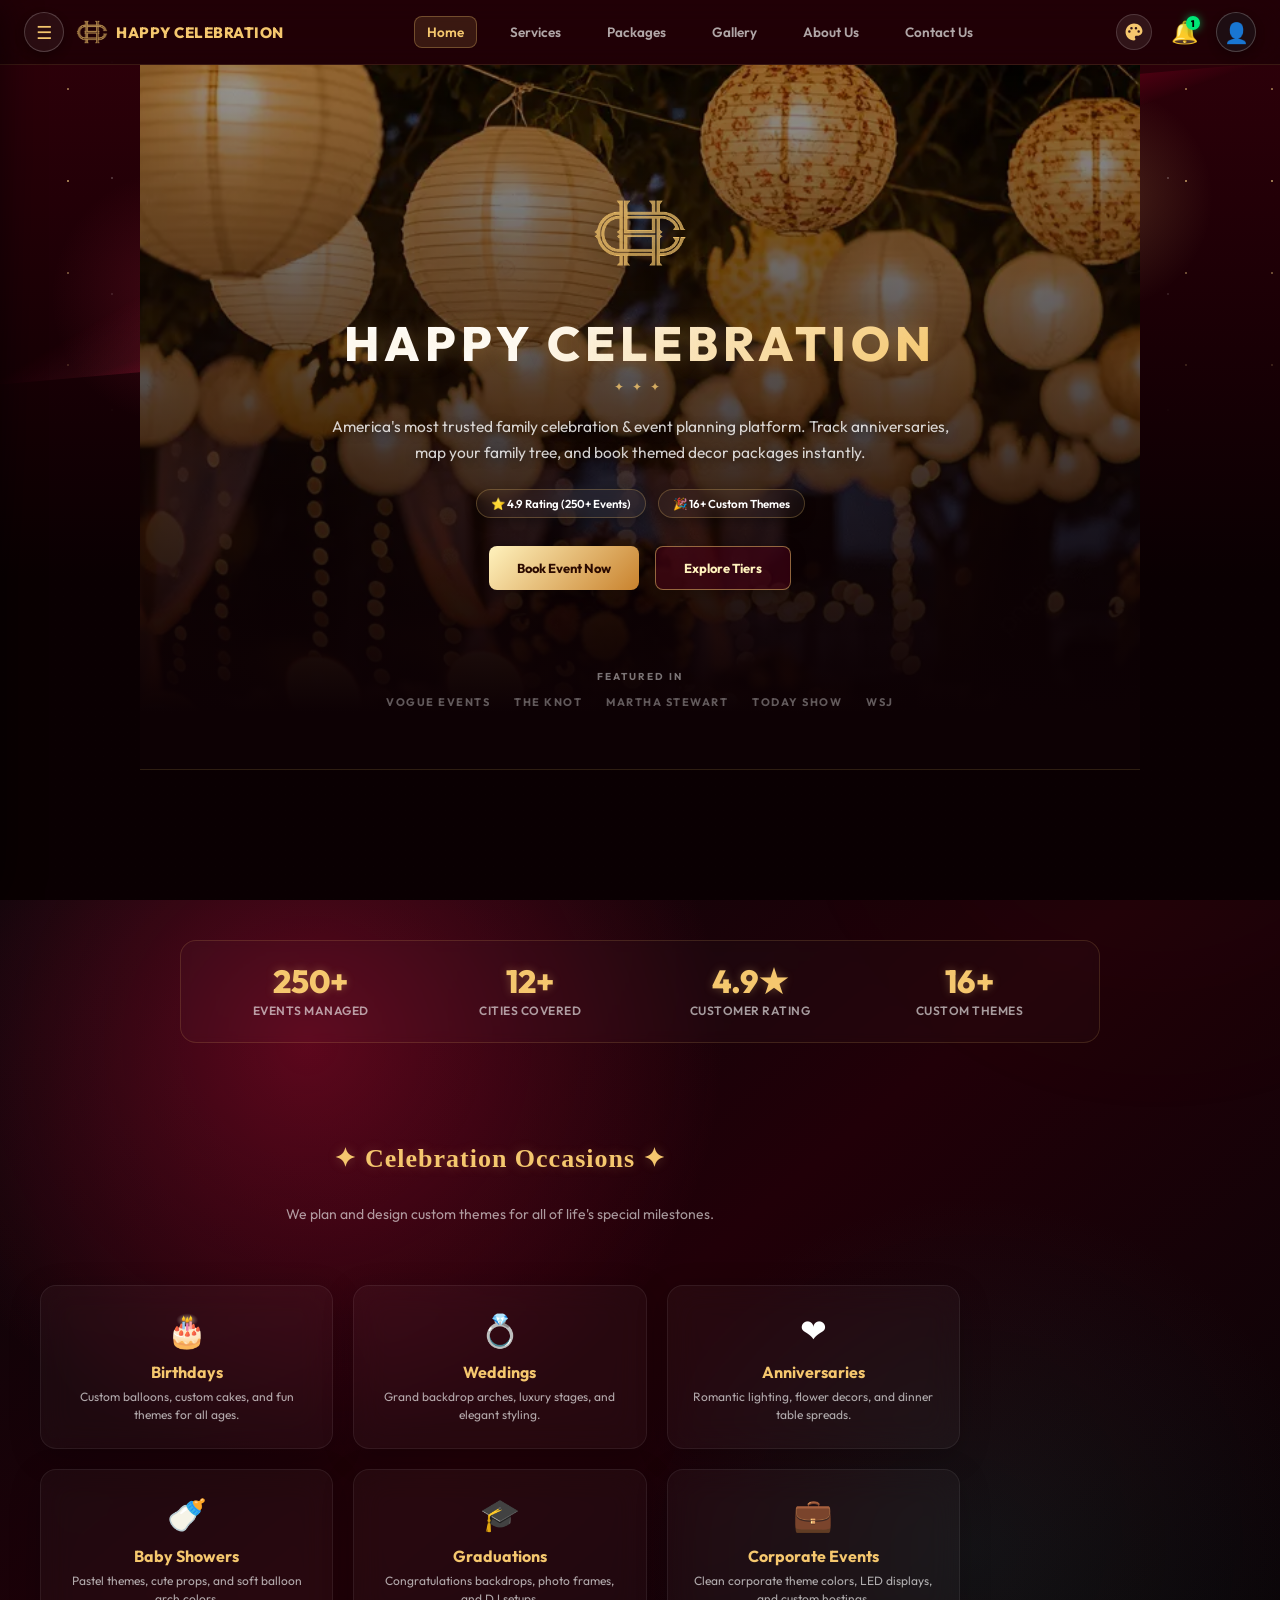
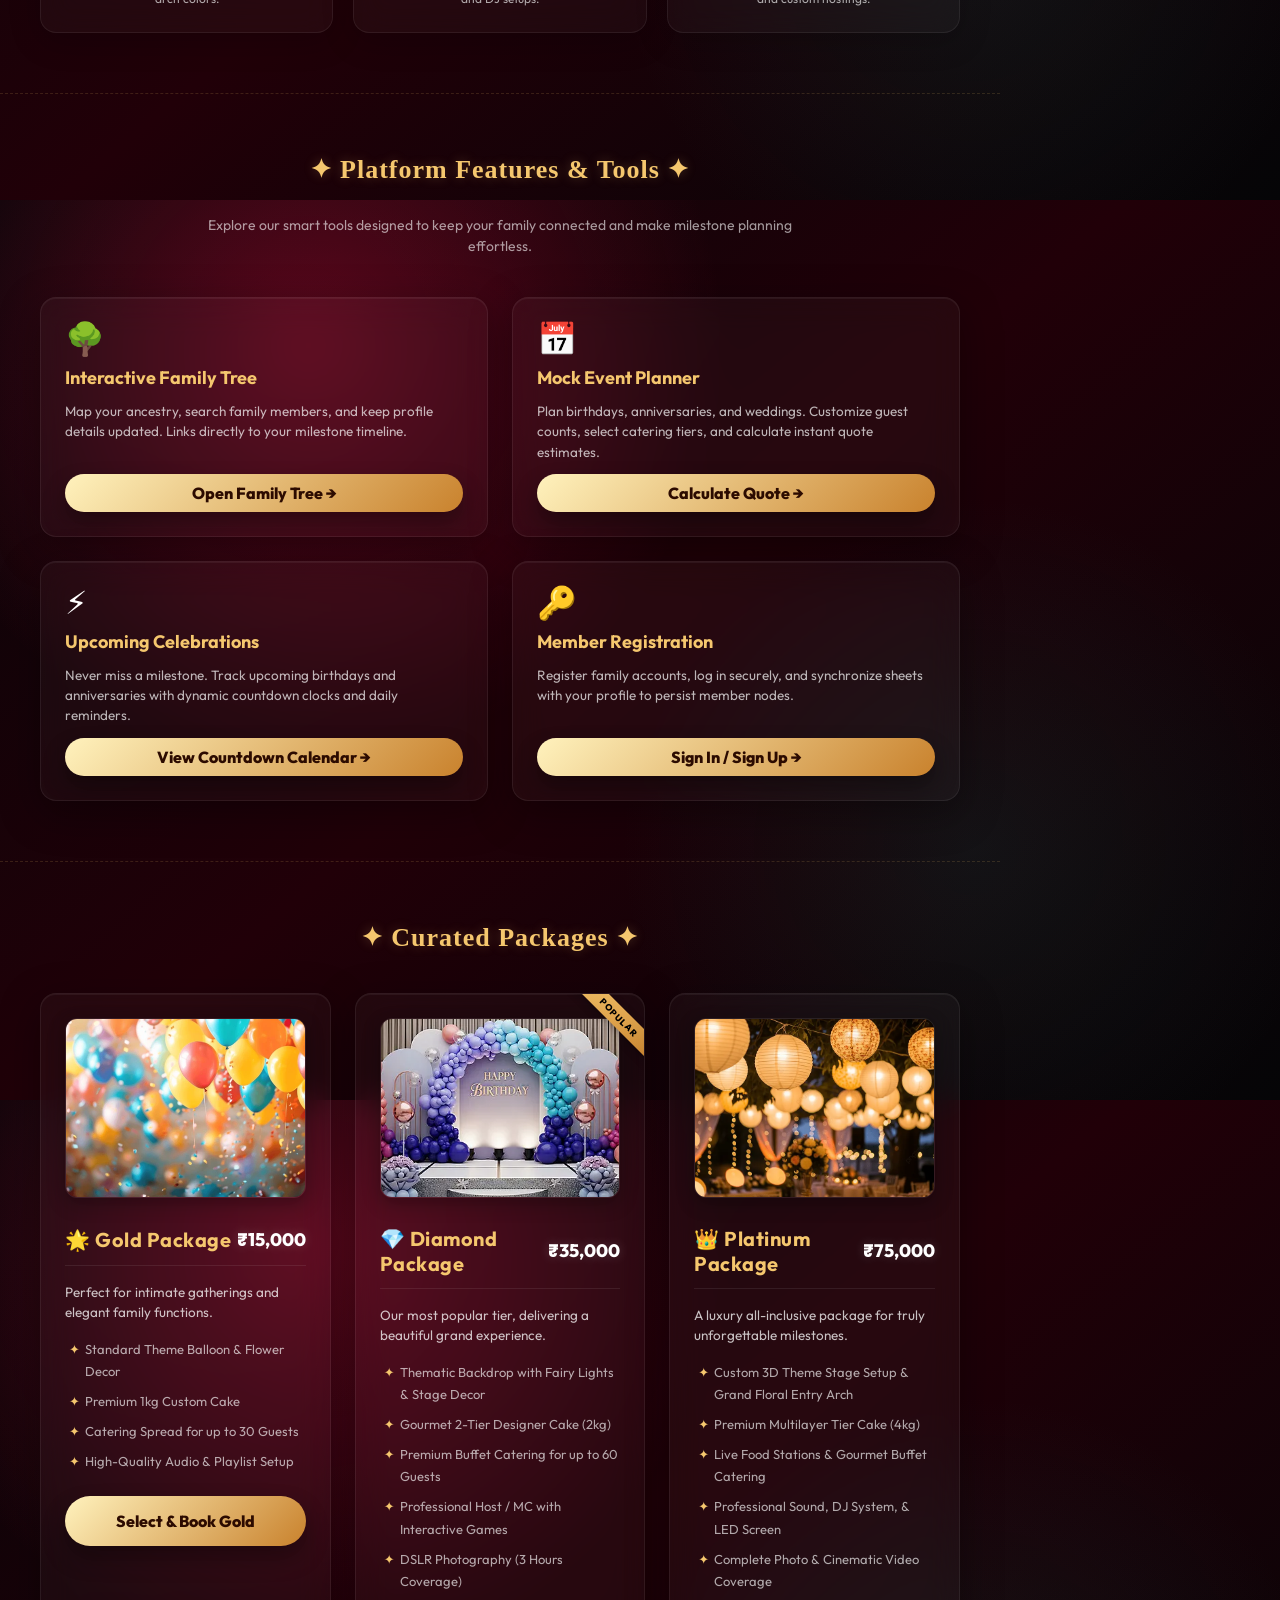
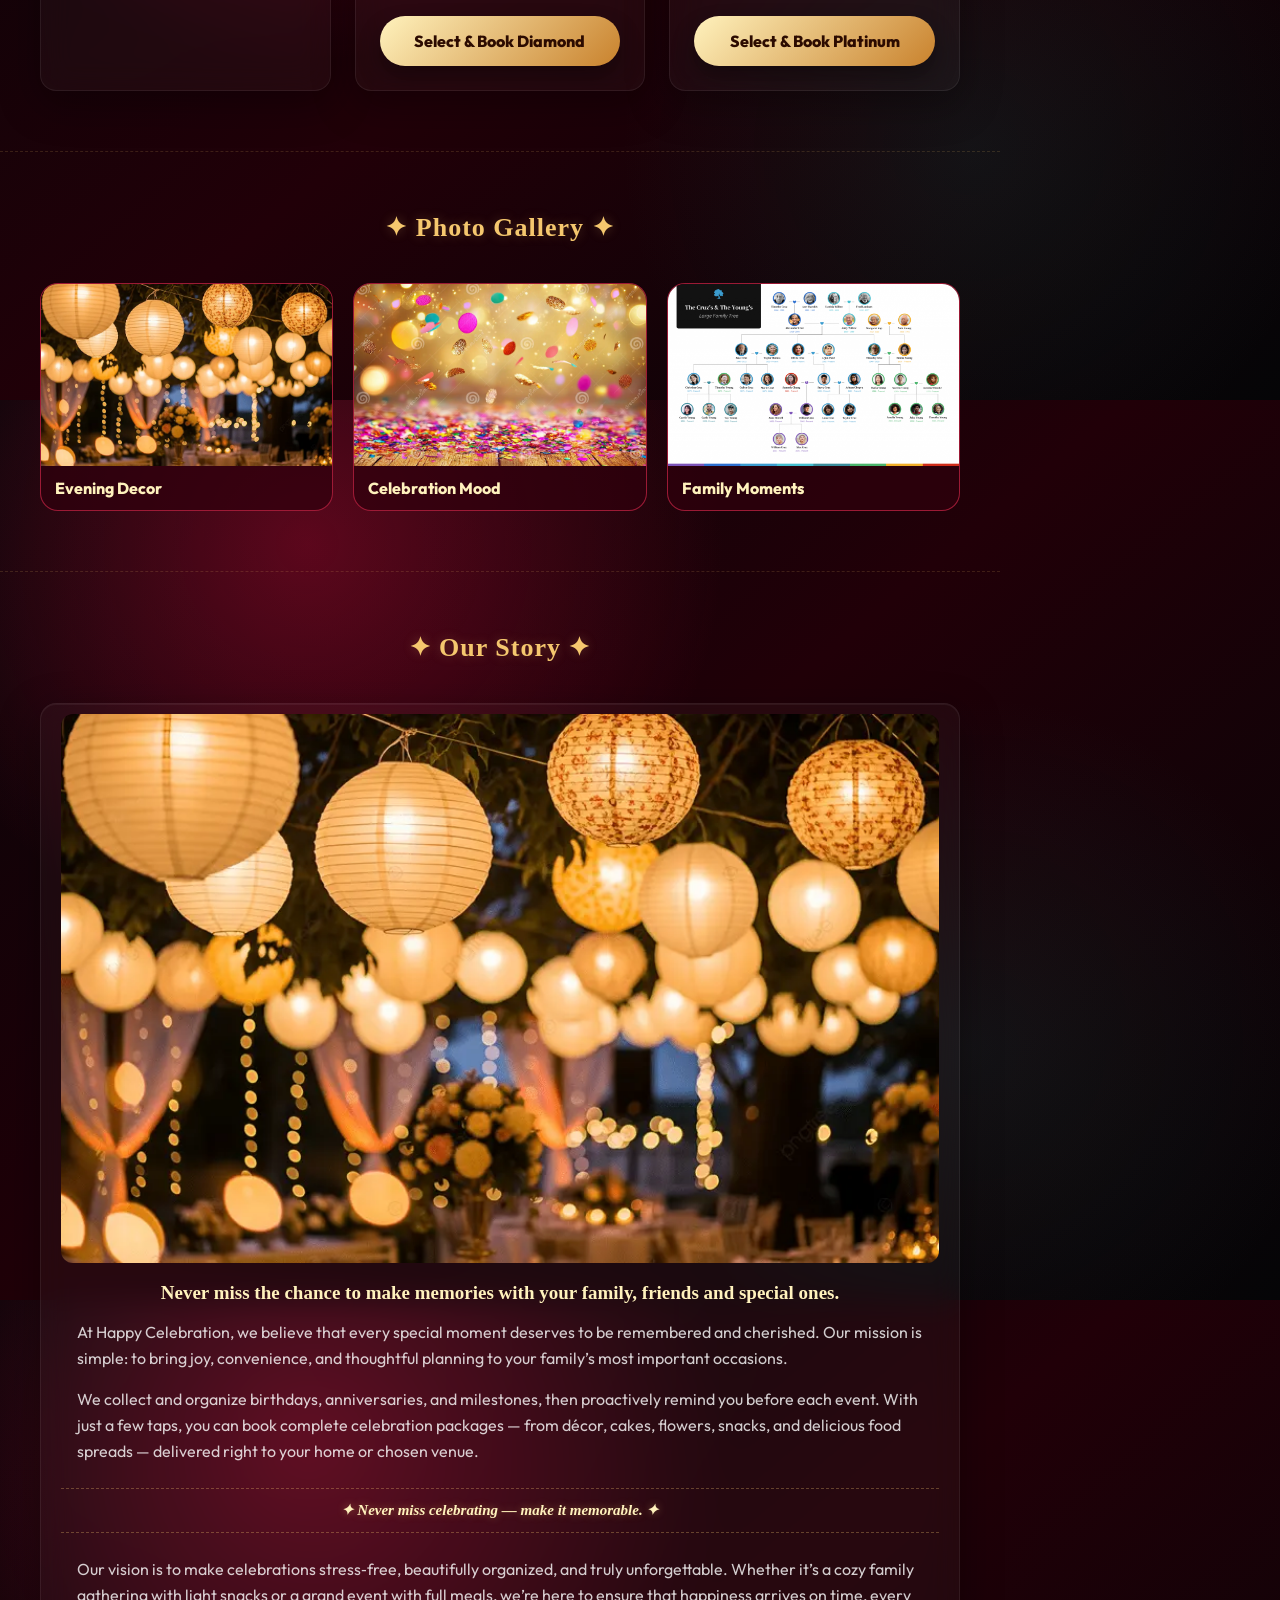
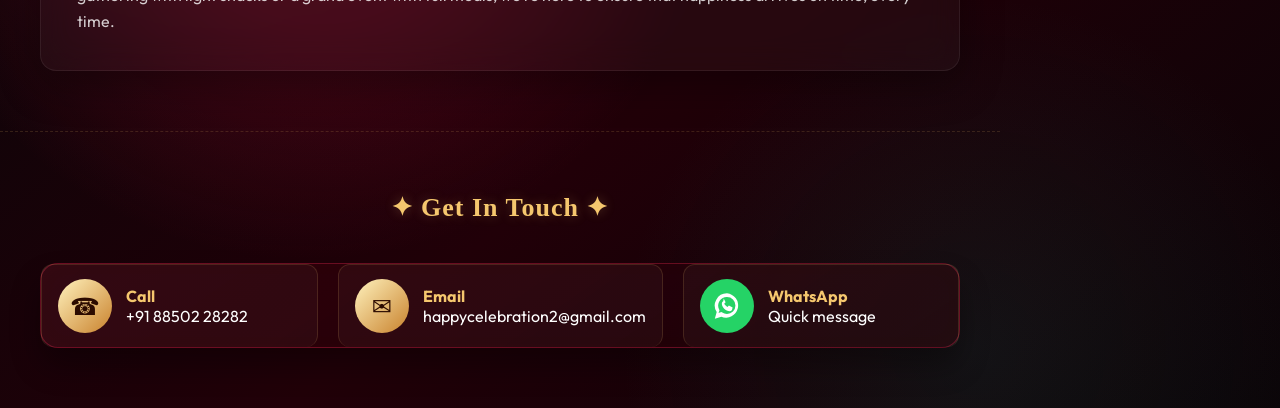
<file: index.html>
<!doctype html>
<html lang="en">
  <head>
    <meta charset="utf-8">
    <meta name="viewport" content="width=device-width, initial-scale=1">
    <title>Happy Celebration</title>
    <link rel="preconnect" href="https://fonts.googleapis.com">
    <link rel="preconnect" href="https://fonts.gstatic.com" crossorigin>
    <link href="https://fonts.googleapis.com/css2?family=Outfit:wght@300;400;500;600;700;800&family=Poppins:wght@300;400;500;600;700;800&display=swap" rel="stylesheet">
    <link rel="stylesheet" href="styles.css?v=117">
    <style>
      /* Staggered Twinkling Star Animations (Slow 8s cycle) */
      .sparkle-star {
        display: inline-block;
        animation: inlineTwinkle 8s ease-in-out infinite;
      }
      .sparkle-star:nth-child(2) {
        animation-delay: 1.6s;
      }
      .sparkle-star:nth-child(3) {
        animation-delay: 3.2s;
      }
      @keyframes inlineTwinkle {
        0%, 100% {
          opacity: 0.2;
          transform: scale(0.6);
          filter: drop-shadow(0 0 1px rgba(245, 199, 110, 0.2));
        }
        50% {
          opacity: 1;
          transform: scale(1.5);
          filter: drop-shadow(0 0 10px rgba(245, 199, 110, 0.95));
        }
      }

      /* Floating bubbles growing size animation (from 0.25 to 2.2) */
      @keyframes floatUp {
        0% {
          bottom: -80px;
          opacity: 0;
          transform: scale(0.25) rotate(0deg);
        }
        10% {
          opacity: 0.65;
        }
        90% {
          opacity: 0.75;
        }
        100% {
          bottom: 105%;
          opacity: 0;
          transform: scale(2.2) rotate(360deg);
        }
      }
    </style>
  </head>
  <body>
    <!-- Ambient Background Glow Blobs -->
    <div class="ambient-glow-blob blob-1" aria-hidden="true"></div>
    <div class="ambient-glow-blob blob-2" aria-hidden="true"></div>

    <main class="app-shell" aria-label="Happy Celebration application">
      <section class="phone-frame">
        <div class="screen">
          <!-- Floating Celebration Background Particles -->
          <div class="floating-celebration-container" id="floatingCelebrationContainer" aria-hidden="true"></div>

          <!-- Settings Drawer Overlay -->
          <div class="drawer-overlay" id="drawerOverlay"></div>

          <!-- Settings Drawer -->
          <div class="settings-drawer" id="settingsDrawer">
            <div class="drawer-header">
              <span class="drawer-title">Navigation Menu</span>
              <button class="drawer-close-btn" id="drawerCloseBtn" type="button" aria-label="Close Settings Drawer">&times;</button>
            </div>
            
            <!-- Drawer Tabs Navigation -->
            <div class="drawer-tabs-nav">
              <button class="drawer-tab-btn active" data-drawer-tab="theme-plan" type="button">Theme Plan</button>
              <button class="drawer-tab-btn" data-drawer-tab="upcoming-celebrations" type="button">Upcoming Celebration</button>
            </div>

            <div class="drawer-content">
              <!-- Tab 1: Theme Plan -->
              <div class="drawer-tab-panel active" data-panel-id="theme-plan">
                <!-- Large Hero Card -->
                <div class="airtel-hero-card" id="airtelHeroCard" style="margin-top: 0; width: 100%; box-sizing: border-box;">
                  <div class="airtel-hero-icon" id="airtelHeroIcon">🎉</div>
                  <div class="airtel-hero-tag" id="airtelHeroTag">Active Theme</div>
                  <h3 class="airtel-hero-title" id="airtelHeroTitle">Default Theme</h3>
                  <p class="airtel-hero-desc" id="airtelHeroDesc">Choose a date or event to preview beautiful customized celebration themes.</p>
                  <button class="airtel-hero-btn" id="airtelHeroBtn" type="button">Preview Details</button>
                </div>

                <!-- Theme Style Selector Mini Card -->
                <div class="airtel-mini-card" style="min-height: auto; width: 100%; box-sizing: border-box; background: rgba(255,255,255,0.03); border: 1px solid rgba(245,199,110,0.15);">
                  <div>
                    <div class="airtel-mini-tag">Celebration Themes Menu</div>
                    <h4 class="airtel-mini-title" style="margin-bottom: 4px;">Occasions List</h4>
                    <p class="airtel-mini-desc" style="margin-bottom: 12px;">Click any theme style below to preview its custom balloons immediately.</p>
                    
                    <button class="secondary-action" id="resetAutoThemeBtn" type="button" style="width: 100%; min-height: 36px; font-size: 11px; padding: 4px 8px; margin: 0 0 16px 0; background: rgba(255,255,255,0.05); border: 1.5px solid rgba(245,199,110,0.3); color: #fff; display: flex; align-items: center; justify-content: center; gap: 6px;">
                      <span>🔄</span> Reset to Auto-detect Date
                    </button>
                    
                    <div id="staticThemesList" style="display: flex; flex-direction: column; gap: 12px; max-height: 450px; overflow-y: auto; padding-right: 4px;">
                      <!-- Grouped list of all 16 theme styles will be dynamically generated in script.js -->
                    </div>
                  </div>
                </div>

                <!-- Mini Card 1: Theme Planner (Mock Date Picker) -->
                <div class="airtel-mini-card" style="min-height: auto; width: 100%; box-sizing: border-box;">
                  <div>
                    <div class="airtel-mini-tag">Mock Planner</div>
                    <h4 class="airtel-mini-title">Mock Today's Date</h4>
                    <p class="airtel-mini-desc" style="margin-bottom: 6px;">Test dynamic themes instantly.</p>
                    <div class="mock-date-picker">
                      <select id="mockMonth" aria-label="Mock Month">
                        <option value="0">January</option>
                        <option value="1">February</option>
                        <option value="2">March</option>
                        <option value="3">April</option>
                        <option value="4">May</option>
                        <option value="5" selected>June</option>
                        <option value="6">July</option>
                        <option value="7">August</option>
                        <option value="8">September</option>
                        <option value="9">October</option>
                        <option value="10">November</option>
                        <option value="11">December</option>
                      </select>
                      <select id="mockDay" aria-label="Mock Day">
                        <option value="1">1st</option>
                        <option value="2">2nd</option>
                        <option value="3">3rd</option>
                        <option value="4">4th</option>
                        <option value="5">5th</option>
                        <option value="6" selected>6th</option>
                        <option value="7">7th</option>
                        <option value="8">8th</option>
                        <option value="9">9th</option>
                        <option value="10">10th</option>
                        <option value="11">11th</option>
                        <option value="12">12th</option>
                        <option value="13">13th</option>
                        <option value="14">14th</option>
                        <option value="15">15th</option>
                        <option value="16">16th</option>
                        <option value="17">17th</option>
                        <option value="18">18th</option>
                        <option value="19">19th</option>
                        <option value="20">20th</option>
                        <option value="21">21st</option>
                        <option value="22">22nd</option>
                        <option value="23">23rd</option>
                        <option value="24">24th</option>
                        <option value="25">25th</option>
                        <option value="26">26th</option>
                        <option value="27">27th</option>
                        <option value="28">28th</option>
                        <option value="29">29th</option>
                        <option value="30">30th</option>
                        <option value="31">31st</option>
                      </select>
                    </div>
                  </div>
                </div>

                <!-- Mini Card 2: Upcoming Theme Event / Quick Switch -->
                <div class="airtel-mini-card" id="airtelMiniCardRight" style="min-height: auto; width: 100%; box-sizing: border-box;">
                  <div>
                    <div class="airtel-mini-tag" id="airtelMiniRightTag">Next Event</div>
                    <h4 class="airtel-mini-title" id="airtelMiniRightTitle">No upcoming events</h4>
                    <p class="airtel-mini-desc" id="airtelMiniRightDesc">Add your family members' birthdays and anniversaries in the Family Tree tab.</p>
                  </div>
                  <a class="airtel-mini-btn" id="airtelMiniRightBtn" href="?panel=family&fullscreen=true" target="_blank" style="text-decoration: none; display: inline-flex; align-items: center; justify-content: center;">View Tree</a>
                </div>
              </div>

              <!-- Tab 2: Upcoming Celebration -->
              <div class="drawer-tab-panel" data-panel-id="upcoming-celebrations">
                <div class="upcoming-workspace" style="display: flex; flex-direction: column; gap: 14px; padding: 4px; font-family: 'Outfit', sans-serif;">
                  <p class="upcoming-intro" style="color: var(--soft); font-size: 13px; line-height: 1.5; margin: 0 4px;">
                    Timeline of upcoming birthdays and anniversaries from your family tree. Plan a custom booking directly!
                  </p>
                  <div id="drawerUpcomingEventsContainer" style="display: flex; flex-direction: column; gap: 12px;">
                    <!-- Dynamically filled list -->
                    <div class="empty-state" style="text-align: center; padding: 40px 20px; color: var(--soft); font-size: 14px;">
                      🌳 No family members found. Add members to your family tree to track their upcoming events.
                    </div>
                  </div>
                </div>
              </div>
            </div>
          </div>

          <header class="dashboard-header">
            <div class="header-left" style="display: flex; align-items: center; gap: 12px;">
              <button class="menu-toggle-btn" id="menuToggleBtn" aria-label="Open settings drawer" type="button">
                ☰
              </button>
              <div class="header-brand" id="headerBrandBtn" style="cursor: pointer; display: flex; align-items: center; gap: 8px;">
                <img class="header-logo" src="assets/hc-logo-mark.png" alt="Happy Celebration Logo" style="width: 32px; height: 32px; object-fit: contain;">
                <span class="header-brand-name" style="font-family: 'Outfit', sans-serif; font-weight: 800; font-size: 15px; letter-spacing: 0.5px; color: var(--gold-300);">HAPPY CELEBRATION</span>
              </div>
            </div>
            
            <nav class="desktop-nav" aria-label="Desktop navigation">
              <button class="nav-link-btn active" data-nav-panel="home" type="button">Home</button>
              <button class="nav-link-btn" data-nav-panel="services" type="button">Services</button>
              <button class="nav-link-btn" data-nav-panel="packages" type="button">Packages</button>
              <button class="nav-link-btn" data-nav-panel="gallery" type="button">Gallery</button>
              <button class="nav-link-btn" data-nav-panel="about" type="button">About Us</button>
              <button class="nav-link-btn" data-nav-panel="contact" type="button">Contact Us</button>
            </nav>
            
            <div class="header-right-actions">
              <!-- Theme Settings Toggle -->
              <button class="theme-settings-btn" id="themeSettingsBtn" aria-label="Change color theme" type="button">
                <span class="theme-picker-icon"></span>
              </button>
              
              <!-- Notification Bell Button -->
              <button class="notification-btn" id="notificationBtn" aria-label="Notifications" type="button">
                <span class="bell-icon">🔔</span>
                <span class="notification-badge">3</span>
              </button>

              <!-- User Profile Avatar -->
              <button class="avatar-btn" id="avatarBtn" aria-label="User Profile" type="button">
                <span class="avatar-placeholder">👤</span>
              </button>
            </div>

            <!-- Theme Dropdown -->
            <div class="theme-dropdown" id="themeDropdown" style="display: none;">
              <span class="theme-dropdown-title">Choose Color</span>
              <div class="theme-options">
                <button class="theme-opt wine active" data-theme="wine" title="Wine Red" type="button"></button>
                <button class="theme-opt emerald" data-theme="emerald" title="Emerald Green" type="button"></button>
                <button class="theme-opt sapphire" data-theme="sapphire" title="Sapphire Blue" type="button"></button>
                <button class="theme-opt violet" data-theme="violet" title="Midnight Violet" type="button"></button>
                <button class="theme-opt luxury" data-theme="luxury" title="Black & Gold" type="button"></button>
              </div>
            </div>
          </header>

          <!-- Notifications Dropdown -->
          <div class="notifications-dropdown" id="notificationsDropdown" style="display: none;">
            <div class="notifications-header">
              <span>Notifications</span>
              <button class="clear-notifications-btn" id="clearNotificationsBtn" type="button">Clear All</button>
            </div>
            <div class="notifications-list" id="notificationsList">
              <div class="notification-item unread">
                <div class="notification-dot"></div>
                <div class="notification-content">
                  <p class="notification-text">Welcome to Happy Celebration! Plan your next milestone event.</p>
                  <span class="notification-time">Just now</span>
                </div>
              </div>
            </div>
          </div>

          <section class="home-view active" id="homeView" aria-label="Main menu">
            <!-- Hero Wrapper Section -->
            <div class="hero-section" id="heroSection">
              <!-- Full Screen Looping Celebration Video Background (Celebration.com Style) -->
              <div class="hero-video-bg-container" aria-hidden="true">
                <div class="hero-video-overlay"></div>
                <video class="hero-loop-video" autoplay loop muted playsinline poster="assets/event-lights.webp">
                  <source src="https://content-uploads.cdn.prod.mindgruve.celebrationwishes.com/homepage_hero_720p_37e60f8edf.mp4" type="video/mp4">
                  <!-- Fallback image -->
                  <img src="assets/event-lights.webp" alt="Celebration event lights">
                </video>
              </div>

              <!-- Center Text Content aligned over a beautiful glowing background -->
              <div class="logo-hero-container">
                <img class="main-monogram-logo" src="assets/hc-logo-mark.png" alt="Happy Celebration">
                <h1 class="logo-hero-title">HAPPY CELEBRATION</h1>
                
                <div class="logo-hero-sparkle">
                  <span class="sparkle-star">✦</span>
                  <span class="sparkle-star">✦</span>
                  <span class="sparkle-star">✦</span>
                </div>
                
                <p class="hero-subtitle">
                  America's most trusted family celebration & event planning platform. Track anniversaries, map your family tree, and book themed decor packages instantly.
                </p>
                
                <!-- Micro-interactive rating badges -->
                <div class="hero-stats-row">
                  <span class="hero-stat-badge">⭐ 4.9 Rating (250+ Events)</span>
                  <span class="hero-stat-badge">🎉 16+ Custom Themes</span>
                </div>

                <div class="hero-cta-btns">
                  <button class="primary-action" id="heroBookBtn" type="button">Book Event Now</button>
                  <button class="secondary-action" id="heroExploreBtn" type="button">Explore Tiers</button>
                </div>

                <!-- Multiple sliding images slider -->
                <div class="hero-image-slider">
                  <div class="slider-track">
                    <!-- Duplicate slides for infinite scrolling loop -->
                    <div class="slide"><img src="assets/float-balloons.webp" alt="Event Balloon Arch"></div>
                    <div class="slide"><img src="assets/float-arch.webp" alt="Stage Backdrop Decor"></div>
                    <div class="slide"><img src="assets/float-cake.jpg" alt="Designer Celebration Cake"></div>
                    <div class="slide"><img src="assets/float-wedding.webp" alt="Luxury Wedding Setup"></div>
                    <div class="slide"><img src="assets/float-flowers.jpeg" alt="Floral Celebration Design"></div>
                    <div class="slide"><img src="assets/event-lights.webp" alt="Elegant Outdoor Lights"></div>
                    <div class="slide"><img src="assets/celebration-bg.webp" alt="Celebration Confetti"></div>
                    
                    <!-- Duplicate set for infinite animation loop -->
                    <div class="slide"><img src="assets/float-balloons.webp" alt="Event Balloon Arch"></div>
                    <div class="slide"><img src="assets/float-arch.webp" alt="Stage Backdrop Decor"></div>
                    <div class="slide"><img src="assets/float-cake.jpg" alt="Designer Celebration Cake"></div>
                    <div class="slide"><img src="assets/float-wedding.webp" alt="Luxury Wedding Setup"></div>
                    <div class="slide"><img src="assets/float-flowers.jpeg" alt="Floral Celebration Design"></div>
                    <div class="slide"><img src="assets/event-lights.webp" alt="Elegant Outdoor Lights"></div>
                    <div class="slide"><img src="assets/celebration-bg.webp" alt="Celebration Confetti"></div>
                  </div>
                </div>

                <!-- Trust Brand Banner -->
                <div class="trust-brand-banner">
                  <span class="trust-title">FEATURED IN</span>
                  <div class="trust-logos">
                    <span class="trust-logo">VOGUE EVENTS</span>
                    <span class="trust-logo">THE KNOT</span>
                    <span class="trust-logo">MARTHA STEWART</span>
                    <span class="trust-logo">TODAY SHOW</span>
                    <span class="trust-logo">WSJ</span>
                  </div>
                </div>
              </div>
            </div>
              
              <!-- Cultfit Style Grid (Quick Actions) -->
              <div class="cultfit-grid">
                <a class="cultfit-tab-btn" href="?panel=family&fullscreen=true" target="_blank" data-panel="family" style="text-decoration: none;">
                  <div class="cultfit-icon-circle bg-emerald">
                    <span class="cultfit-icon">🌳</span>
                  </div>
                  <span class="cultfit-label">Family Tree</span>
                </a>
                <button class="cultfit-tab-btn" type="button" data-panel="book">
                  <div class="cultfit-icon-circle bg-wine">
                    <span class="cultfit-icon">📅</span>
                  </div>
                  <span class="cultfit-label">Book Event</span>
                </button>
                <button class="cultfit-tab-btn" type="button" data-panel="about">
                  <div class="cultfit-icon-circle bg-violet">
                    <span class="cultfit-icon">ℹ️</span>
                  </div>
                  <span class="cultfit-label">About Us</span>
                </button>
                <button class="cultfit-tab-btn" type="button" data-panel="packages">
                  <div class="cultfit-icon-circle bg-luxury">
                    <span class="cultfit-icon">📦</span>
                  </div>
                  <span class="cultfit-label">Packages</span>
                </button>
                <button class="cultfit-tab-btn" type="button" data-panel="upcoming">
                  <div class="cultfit-icon-circle bg-amber">
                    <span class="cultfit-icon">⚡</span>
                  </div>
                  <span class="cultfit-label">Upcoming</span>
                </button>
                <button class="cultfit-tab-btn" type="button" data-panel="contact">
                  <div class="cultfit-icon-circle bg-sapphire">
                    <span class="cultfit-icon">📞</span>
                  </div>
                  <span class="cultfit-label">Contact Us</span>
                </button>
                <button class="cultfit-tab-btn" type="button" data-panel="gallery">
                  <div class="cultfit-icon-circle bg-pink">
                    <span class="cultfit-icon">🖼️</span>
                  </div>
                  <span class="cultfit-label">Gallery</span>
                </button>
                <button class="cultfit-tab-btn" type="button" data-panel="register">
                  <div class="cultfit-icon-circle bg-cyan">
                    <span class="cultfit-icon">🔑</span>
                  </div>
                  <span class="cultfit-label">Register</span>
                </button>
              </div>
            </div>

            <!-- Stats Bar Section -->
            <section class="home-section stats-section">
              <div class="stat-item">
                <span class="stat-number">250+</span>
                <span class="stat-label">Events Managed</span>
              </div>
              <div class="stat-item">
                <span class="stat-number">12+</span>
                <span class="stat-label">Cities Covered</span>
              </div>
              <div class="stat-item">
                <span class="stat-number">4.9★</span>
                <span class="stat-label">Customer Rating</span>
              </div>
              <div class="stat-item">
                <span class="stat-number">16+</span>
                <span class="stat-label">Custom Themes</span>
              </div>
            </section>

            <!-- Occasions Section -->
            <section class="home-section" id="occasionsSection">
              <h2 class="section-title">✦ Celebration Occasions ✦</h2>
              <p class="section-subtitle" style="color: rgba(255, 255, 255, 0.6); font-size: 14px; text-align: center; max-width: 600px; margin: -10px auto 30px; line-height: 1.5; font-family: 'Outfit', sans-serif;">
                We plan and design custom themes for all of life's special milestones.
              </p>
              <div class="occasions-grid">
                <div class="occasion-card" data-panel-trigger="book">
                  <div class="occasion-icon">🎂</div>
                  <h4 class="occasion-name">Birthdays</h4>
                  <p class="occasion-desc">Custom balloons, custom cakes, and fun themes for all ages.</p>
                </div>
                <div class="occasion-card" data-panel-trigger="book">
                  <div class="occasion-icon">💍</div>
                  <h4 class="occasion-name">Weddings</h4>
                  <p class="occasion-desc">Grand backdrop arches, luxury stages, and elegant styling.</p>
                </div>
                <div class="occasion-card" data-panel-trigger="book">
                  <div class="occasion-icon">❤️</div>
                  <h4 class="occasion-name">Anniversaries</h4>
                  <p class="occasion-desc">Romantic lighting, flower decors, and dinner table spreads.</p>
                </div>
                <div class="occasion-card" data-panel-trigger="book">
                  <div class="occasion-icon">🍼</div>
                  <h4 class="occasion-name">Baby Showers</h4>
                  <p class="occasion-desc">Pastel themes, cute props, and soft balloon arch colors.</p>
                </div>
                <div class="occasion-card" data-panel-trigger="book">
                  <div class="occasion-icon">🎓</div>
                  <h4 class="occasion-name">Graduations</h4>
                  <p class="occasion-desc">Congratulations backdrops, photo frames, and DJ setups.</p>
                </div>
                <div class="occasion-card" data-panel-trigger="book">
                  <div class="occasion-icon">💼</div>
                  <h4 class="occasion-name">Corporate Events</h4>
                  <p class="occasion-desc">Clean corporate theme colors, LED displays, and custom hostings.</p>
                </div>
              </div>
            </section>

            <!-- Services / Features Section -->
            <section class="home-section" id="servicesSection">
              <h2 class="section-title">✦ Platform Features & Tools ✦</h2>
              <p style="color: rgba(255, 255, 255, 0.6); font-size: 14px; text-align: center; max-width: 600px; margin: -10px auto 10px; line-height: 1.5; font-family: 'Outfit', sans-serif;">
                Explore our smart tools designed to keep your family connected and make milestone planning effortless.
              </p>
              <div class="services-grid">
                <!-- Card 1: Family Tree -->
                <div class="service-card">
                  <div class="service-icon">🌳</div>
                  <h3 class="service-card-title">Interactive Family Tree</h3>
                  <p class="service-card-desc">Map your ancestry, search family members, and keep profile details updated. Links directly to your milestone timeline.</p>
                  <a class="primary-action service-link-btn" href="?panel=family&fullscreen=true" target="_blank" style="text-decoration: none;">Open Family Tree &rarr;</a>
                </div>

                <!-- Card 2: Book Event -->
                <div class="service-card">
                  <div class="service-icon">📅</div>
                  <h3 class="service-card-title">Mock Event Planner</h3>
                  <p class="service-card-desc">Plan birthdays, anniversaries, and weddings. Customize guest counts, select catering tiers, and calculate instant quote estimates.</p>
                  <button class="primary-action" data-panel-trigger="book" type="button">Calculate Quote &rarr;</button>
                </div>

                <!-- Card 3: Upcoming reminders -->
                <div class="service-card">
                  <div class="service-icon">⚡</div>
                  <h3 class="service-card-title">Upcoming Celebrations</h3>
                  <p class="service-card-desc">Never miss a milestone. Track upcoming birthdays and anniversaries with dynamic countdown clocks and daily reminders.</p>
                  <button class="primary-action" data-panel-trigger="upcoming" type="button">View Countdown Calendar &rarr;</button>
                </div>

                <!-- Card 4: Register -->
                <div class="service-card">
                  <div class="service-icon">🔑</div>
                  <h3 class="service-card-title">Member Registration</h3>
                  <p class="service-card-desc">Register family accounts, log in securely, and synchronize sheets with your profile to persist member nodes.</p>
                  <button class="primary-action" data-panel-trigger="register" type="button">Sign In / Sign Up &rarr;</button>
                </div>
              </div>
            </section>

            <!-- Packages Section -->
            <section class="home-section" id="packagesSection">
              <h2 class="section-title">✦ Curated Packages ✦</h2>
              <div class="packages-workspace">
                <!-- Gold Package -->
                <div class="package-card gold-pkg">
                  <img class="package-card-img" src="assets/float-balloons.webp" alt="Gold Package Balloons & Decor">
                  <div class="package-header">
                    <h3 class="package-title">🌟 Gold Package</h3>
                    <span class="package-price">₹15,000</span>
                  </div>
                  <p class="package-desc">Perfect for intimate gatherings and elegant family functions.</p>
                  <ul class="package-features">
                    <li>Standard Theme Balloon & Flower Decor</li>
                    <li>Premium 1kg Custom Cake</li>
                    <li>Catering Spread for up to 30 Guests</li>
                    <li>High-Quality Audio & Playlist Setup</li>
                  </ul>
                  <button class="primary-action book-pkg-btn" data-package-select="Gold" type="button">Select & Book Gold</button>
                </div>
                
                <!-- Diamond Package -->
                <div class="package-card diamond-pkg popular">
                  <div class="package-badge">Popular</div>
                  <img class="package-card-img" src="assets/float-arch.webp" alt="Diamond Package Theme Arch">
                  <div class="package-header">
                    <h3 class="package-title">💎 Diamond Package</h3>
                    <span class="package-price">₹35,000</span>
                  </div>
                  <p class="package-desc">Our most popular tier, delivering a beautiful grand experience.</p>
                  <ul class="package-features">
                    <li>Thematic Backdrop with Fairy Lights & Stage Decor</li>
                    <li>Gourmet 2-Tier Designer Cake (2kg)</li>
                    <li>Premium Buffet Catering for up to 60 Guests</li>
                    <li>Professional Host / MC with Interactive Games</li>
                    <li>DSLR Photography (3 Hours Coverage)</li>
                  </ul>
                  <button class="primary-action book-pkg-btn" data-package-select="Diamond" type="button">Select & Book Diamond</button>
                </div>

                <!-- Platinum Package -->
                <div class="package-card platinum-pkg">
                  <img class="package-card-img" src="assets/float-wedding.webp" alt="Platinum Package Luxury Wedding">
                  <div class="package-header">
                    <h3 class="package-title">👑 Platinum Package</h3>
                    <span class="package-price">₹75,000</span>
                  </div>
                  <p class="package-desc">A luxury all-inclusive package for truly unforgettable milestones.</p>
                  <ul class="package-features">
                    <li>Custom 3D Theme Stage Setup & Grand Floral Entry Arch</li>
                    <li>Premium Multilayer Tier Cake (4kg)</li>
                    <li>Live Food Stations & Gourmet Buffet Catering</li>
                    <li>Professional Sound, DJ System, & LED Screen</li>
                    <li>Complete Photo & Cinematic Video Coverage</li>
                  </ul>
                  <button class="primary-action book-pkg-btn" data-package-select="Platinum" type="button">Select & Book Platinum</button>
                </div>
              </div>
            </section>

            <!-- Gallery Section -->
            <section class="home-section" id="gallerySection">
              <h2 class="section-title">✦ Photo Gallery ✦</h2>
              <div class="photo-grid">
                <figure>
                  <img src="assets/event-lights.webp" alt="Elegant outdoor event lights">
                  <figcaption>Evening Decor</figcaption>
                </figure>
                <figure>
                  <img src="assets/celebration-bg.webp" alt="Colorful celebration confetti">
                  <figcaption>Celebration Mood</figcaption>
                </figure>
                <figure>
                  <img src="assets/family-tree.png" alt="Family tree artwork">
                  <figcaption>Family Moments</figcaption>
                </figure>
              </div>
            </section>

            <!-- About Section -->
            <section class="home-section" id="aboutSection">
              <h2 class="section-title">✦ Our Story ✦</h2>
              <article class="story-card" style="padding: 10px 20px 20px;">
                <img src="assets/event-lights.webp" alt="Warm celebration venue" style="border-radius: 12px; margin-bottom: 16px; width: 100%; object-fit: cover;">
                <h3 style="margin-top: 10px; font-size: 19px; line-height: 1.45; color: var(--gold-100); text-align: center;">Never miss the chance to make memories with your family, friends and special ones.</h3>
                <p style="margin-top: 14px; line-height: 1.6; color: rgba(255,255,255,0.8);">At Happy Celebration, we believe that every special moment deserves to be remembered and cherished. Our mission is simple: to bring joy, convenience, and thoughtful planning to your family’s most important occasions.</p>
                <p style="margin-top: 10px; line-height: 1.6; color: rgba(255,255,255,0.8);">We collect and organize birthdays, anniversaries, and milestones, then proactively remind you before each event. With just a few taps, you can book complete celebration packages — from décor, cakes, flowers, snacks, and delicious food spreads — delivered right to your home or chosen venue.</p>
                <p style="font-family: Georgia, serif; font-style: italic; color: var(--gold-100); font-size: 15px; font-weight: 700; text-align: center; margin: 24px 0; padding: 10px 0; border-top: 1px dashed rgba(245, 199, 110, 0.3); border-bottom: 1px dashed rgba(245, 199, 110, 0.3); text-shadow: 0 0 8px rgba(245, 199, 110, 0.4);">
                  ✦ Never miss celebrating — make it memorable. ✦
                </p>
                <p style="margin-top: 10px; line-height: 1.6; color: rgba(255,255,255,0.8);">Our vision is to make celebrations stress‑free, beautifully organized, and truly unforgettable. Whether it’s a cozy family gathering with light snacks or a grand event with full meals, we’re here to ensure that happiness arrives on time, every time.</p>
              </article>
            </section>

            <!-- Contact Section -->
            <section class="home-section" id="contactSection">
              <h2 class="section-title">✦ Get In Touch ✦</h2>
              <div class="contact-list">
                <a href="tel:+918850228282">
                  <span class="contact-icon">&#9742;</span>
                  <span><strong>Call</strong>+91 88502 28282</span>
                </a>
                <a href="mailto:happycelebration2@gmail.com">
                  <span class="contact-icon">&#9993;</span>
                  <span><strong>Email</strong>happycelebration2@gmail.com</span>
                </a>
                <a class="whatsapp-contact" href="https://wa.me/918850228282">
                  <span class="contact-icon whatsapp-icon"></span>
                  <span><strong>WhatsApp</strong>Quick message</span>
                </a>
              </div>
            </section>
          </section>

          <section class="panel-view" id="panelView" aria-live="polite">
            <div class="panel-top">
              <button class="back-button" type="button" id="backButton" aria-label="Back to menu">&lsaquo;</button>
              <div>
                <p id="panelKicker">Happy Celebration</p>
                <h2 id="panelTitle">Book Event</h2>
              </div>
            </div>
            <div class="panel-content" id="panelContent"></div>
          </section>


        </div>
      </section>
    </main>

    <template id="bookTemplate">
      <div class="book-workspace" style="display: flex; flex-direction: column; height: 100%; min-height: 0;">
        <!-- Custom Tabs Navigation -->
        <div class="book-tabs-nav">
          <button type="button" class="book-tab-nav-btn active" id="bookNowTabBtn">Book Now</button>
          <button type="button" class="book-tab-nav-btn" id="basePricesTabBtn">Base Prices</button>
        </div>

        <!-- Book Now View -->
        <div class="book-now-view active" id="bookNowView" style="display: flex; flex-direction: column; flex: 1; min-height: 0; overflow-y: auto; padding-bottom: 24px;">
          <form class="lux-form book-form" id="bookingForm" style="display: flex; flex-direction: column; gap: 14px; margin-top: 4px;">
            <label>
              <span>Name</span>
              <input name="name" type="text" placeholder="Your name" required autocomplete="off">
            </label>
            <label>
              <span>Event Type</span>
              <select name="eventType" id="bookingEventType" required>
                <option value="Birthday">Birthday</option>
                <option value="Wedding">Wedding</option>
                <option value="Anniversary">Anniversary</option>
                <option value="Corporate Celebration">Corporate Celebration</option>
              </select>
            </label>
            <label>
              <span>Date</span>
              <div class="dropdown-group">
                <select name="bookingMonth" id="bookingMonth" required>
                  <option value="">Month</option>
                  <option value="01">Jan</option>
                  <option value="02">Feb</option>
                  <option value="03">Mar</option>
                  <option value="04">Apr</option>
                  <option value="05">May</option>
                  <option value="06">Jun</option>
                  <option value="07">Jul</option>
                  <option value="08">Aug</option>
                  <option value="09">Sep</option>
                  <option value="10">Oct</option>
                  <option value="11">Nov</option>
                  <option value="12">Dec</option>
                </select>
                <select name="bookingDay" id="bookingDay" required>
                  <option value="">Day</option>
                </select>
                <select name="bookingYear" id="bookingYear" required>
                  <option value="">Year</option>
                </select>
              </div>
            </label>
            <label>
              <span>Guests</span>
              <input name="guests" id="bookingGuests" type="number" min="10" max="1000" value="100" required>
            </label>
            <label>
              <span>Venue</span>
              <input name="venue" type="text" placeholder="City or venue name" required autocomplete="off">
            </label>

            <!-- Live Quote Estimation Card -->
            <div class="live-quote-card" id="liveQuoteCard">
              <span class="quote-header">✦ Live Price Estimation ✦</span>
              <div class="quote-row">
                <span>Base Setup Fee:</span>
                <span id="quoteBaseSetup" class="quote-val">₹0</span>
              </div>
              <div class="quote-row">
                <span>Catering & Setup:</span>
                <span id="quotePerGuest" class="quote-val">₹0</span>
              </div>
              <div class="quote-divider"></div>
              <div class="quote-row total">
                <span>Estimated Total:</span>
                <span id="quoteTotal" class="quote-val">₹0</span>
              </div>
            </div>

            <button class="primary-action" type="submit" style="margin-top: 6px;">Send Booking</button>
            <p class="form-note" id="bookingNote"></p>
          </form>
        </div>

        <!-- Base Prices View -->
        <div class="base-prices-view" id="basePricesView" style="display: none; flex-direction: column; gap: 16px; padding-bottom: 24px; max-height: 480px; overflow-y: auto; padding-right: 4px; margin-top: 4px;">
          <!-- Pricing sheets will be dynamically rendered here -->
        </div>
      </div>
    </template>

    <template id="galleryTemplate">
      <div class="photo-grid">
        <figure>
          <img src="assets/event-lights.webp" alt="Elegant outdoor event lights">
          <figcaption>Evening Decor</figcaption>
        </figure>
        <figure>
          <img src="assets/celebration-bg.webp" alt="Colorful celebration confetti">
          <figcaption>Celebration Mood</figcaption>
        </figure>
        <figure>
          <img src="assets/family-tree.png" alt="Family tree artwork">
          <figcaption>Family Moments</figcaption>
        </figure>
      </div>
    </template>

    <template id="aboutTemplate">
      <article class="story-card" style="max-height: 480px; overflow-y: auto; padding-bottom: 24px;">
        <img src="assets/event-lights.webp" alt="Warm celebration venue">
        <h3 style="margin-top: 20px; font-size: 19px; line-height: 1.45; color: var(--gold-100);">Never miss the chance to make memories with your family, friends and special ones.</h3>
        <p>At Happy Celebration, we believe that every special moment deserves to be remembered and cherished. Our mission is simple: to bring joy, convenience, and thoughtful planning to your family’s most important occasions.</p>
        <p>We collect and organize birthdays, anniversaries, and milestones, then proactively remind you before each event. With just a few taps, you can book complete celebration packages — from décor, cakes, flowers, snacks, and delicious food spreads — delivered right to your home or chosen venue.</p>
        <p style="font-family: Georgia, serif; font-style: italic; color: var(--gold-100); font-size: 15px; font-weight: 700; text-align: center; margin: 24px 0; padding: 10px 0; border-top: 1px dashed rgba(245, 199, 110, 0.3); border-bottom: 1px dashed rgba(245, 199, 110, 0.3); text-shadow: 0 0 8px rgba(245, 199, 110, 0.4);">
          ✦ Never miss celebrating — make it memorable. ✦
        </p>
        <p>Our vision is to make celebrations stress‑free, beautifully organized, and truly unforgettable. Whether it’s a cozy family gathering with light snacks or a grand event with full meals, we’re here to ensure that happiness arrives on time, every time.</p>
        <div class="stats" style="margin-top: 20px;">
          <span><strong>250+</strong>Events</span>
          <span><strong>12</strong>Cities</span>
          <span><strong>4.9</strong>Rating</span>
        </div>
      </article>
    </template>

    <template id="familyTemplate">
      <div class="family-workspace">
        <!-- Custom Tabs Navigation -->
        <div class="family-tabs-nav">
          <button type="button" class="family-tab-nav-btn active" id="editorTabBtn">Members</button>
          <button type="button" class="family-tab-nav-btn" id="previewTabBtn">Preview</button>
          <button type="button" class="family-tab-nav-btn" id="syncTabBtn">Sync</button>
        </div>

        <!-- Editor Tab View -->
        <div class="family-editor-view active" id="familyEditorView">
          <div class="editor-header">
            <button class="primary-action" id="addMemberBtn" type="button">+ Add Family Member</button>
            <button class="secondary-action" id="exportCsvBtn" type="button" style="min-height: 40px; font-size: 13px; padding: 0 16px;">Export Excel</button>
            <button class="danger-action" id="clearTreeBtn" type="button">Reset Tree</button>
          </div>
          <div class="members-list-list" id="membersListList">
            <!-- Dynamically populated list of member rows -->
          </div>
        </div>

        <!-- Preview Tab View -->
        <div class="family-preview-view" id="familyPreviewView" style="display: none;">

          <div class="tree-zoom-controls">
            <button type="button" class="zoom-btn" id="zoomOutBtn" aria-label="Zoom Out">−</button>
            <span class="zoom-label" id="zoomLabel">100%</span>
            <button type="button" class="zoom-btn" id="zoomInBtn" aria-label="Zoom In">+</button>
            <button type="button" class="zoom-btn" id="zoomFitBtn">Auto Fit</button>
            <button type="button" class="zoom-btn" id="clearTreeZoomBtn" style="width: auto; padding: 0 10px; font-size: 11px; text-transform: uppercase; letter-spacing: 0.5px; border-color: rgba(255, 74, 90, 0.4); color: #ff9aa2; background: rgba(255, 74, 90, 0.1); margin-left: 8px;">Reset</button>
          </div>
          
          <div class="tree-canvas-wrapper circular-mode" id="treeCanvasWrapper">
            <div id="treeCanvas" class="tree-canvas">
              <!-- Dynamically populated interactive tree -->
            </div>
          </div>
          <p class="swipe-hint">↔ Tap circles to edit/delete. Swipe/zoom to explore tree ↔</p>
        </div>

        <!-- Sync Tab View -->
        <div class="family-sync-view" id="familySyncView" style="display: none;">
          <div class="sync-card">
            <h3>Google Sheets Sync</h3>
            <p>Automatically save and backup your family tree to a Google Sheet, allowing family members to submit their details directly from their own devices.</p>
            
            <label class="lux-label" style="display: block; margin-bottom: 14px;">
              <span style="display: block; margin-bottom: 6px; font-size: 13px; font-weight: 500; color: var(--gold-300);">Google Apps Script Web App URL</span>
              <input type="url" id="googleSheetUrlInput" placeholder="https://script.google.com/macros/s/.../exec" autocomplete="off" style="width: 100%; min-height: 42px; padding: 10px; border-radius: 8px; border: 1px solid rgba(245, 199, 110, 0.4); background: rgba(30, 4, 12, 0.85); color: #fff;">
            </label>
            
            <div class="sync-actions" style="margin-top: 14px; display: flex; flex-direction: column; gap: 10px;">
              <div style="display: flex; gap: 10px; width: 100%;">
                <button class="primary-action" id="pullFromSheetsBtn" type="button" style="flex: 1; min-height: 40px; font-size: 13px;">Pull from Google Sheets</button>
                <button class="primary-action" id="pushToSheetsBtn" type="button" style="flex: 1; min-height: 40px; font-size: 13px;">Push to Google Sheets</button>
              </div>
              <button class="secondary-action" id="saveSyncConfigBtn" type="button" style="width: 100%; min-height: 40px; font-size: 13px;">Save Config</button>
            </div>
            
            <div id="syncStatusMessage" style="margin-top: 12px; font-size: 13px; color: var(--gold-300); font-weight: 500; text-align: center;"></div>
            
            <div class="instructions-box" style="margin-top: 20px; padding: 14px; border: 1px dashed rgba(245, 199, 110, 0.3); border-radius: 8px; font-size: 13px; color: #eee; background: rgba(30, 4, 12, 0.35);">
              <h4 style="color: var(--gold-100); margin-bottom: 8px;">How to set up Google Sheets (100% Free):</h4>
              <ol style="margin-left: 16px; display: flex; flex-direction: column; gap: 6px; padding-left: 10px;">
                <li>Create a new Google Sheet.</li>
                <li>Go to <strong>Extensions &gt; Apps Script</strong>.</li>
                <li>Delete any default code, paste the script code using the button below.</li>
                <li>Click <strong>Deploy &gt; New deployment</strong>. Select "Web app", set Execute as "Me", and Who has access to "Anyone".</li>
                <li>Deploy, authorize permissions, copy the Web App URL, and paste it here!</li>
              </ol>
              <button type="button" class="secondary-action" id="copyAppsScriptBtn" style="margin-top: 12px; width: 100%; min-height: 36px; font-size: 12px;">Copy Google Apps Script Code</button>
            </div>
          </div>
          
          <div class="sync-card" style="margin-top: 20px;">
            <h3>WhatsApp Submission Tool</h3>
            <p>Generate a direct WhatsApp sharing text message template or link that family members can use to send you their structured details.</p>
            
            <div class="sync-actions" style="margin-top: 14px;">
              <button class="primary-action" id="generateWaLinkBtn" type="button" style="width: 100%; min-height: 40px; font-size: 13px;">Copy WhatsApp Format & Link</button>
            </div>
          </div>
        </div>

        <!-- Member Profile Details Card Overlay -->
        <div id="profileCardOverlay" class="tree-modal-overlay" style="display: none;">
          <div class="tree-modal-content profile-card-content">
            <button type="button" class="profile-close-btn" id="profileCloseBtn" aria-label="Close profile">&times;</button>
            
            <div class="profile-header">
              <div class="profile-avatar" id="profileAvatar">-</div>
              <h3 class="profile-name" id="profileName">Member Name</h3>
              <span class="profile-relation" id="profileRelation">Relation</span>
            </div>
            
            <div class="profile-body">
              <div class="profile-info-row" id="profileBirthRow">
                <span class="info-icon">🎂</span>
                <div>
                  <span class="info-label">Birthday</span>
                  <span class="info-value" id="profileBirthDate">-</span>
                </div>
              </div>
              
              <div class="profile-info-row" id="profileAnniversaryRow" style="display: none;">
                <span class="info-icon">💍</span>
                <div>
                  <span class="info-label">Wedding Anniversary</span>
                  <span class="info-value" id="profileAnniversaryDate">-</span>
                </div>
              </div>

              <div class="profile-info-row" id="profilePhoneRow">
                <span class="info-icon">📞</span>
                <div>
                  <span class="info-label">Contact Number</span>
                  <span class="info-value" id="profilePhone">-</span>
                </div>
              </div>

              <div class="profile-info-row" id="profileEmailRow">
                <span class="info-icon">✉️</span>
                <div>
                  <span class="info-label">Email ID</span>
                  <span class="info-value" id="profileEmail">-</span>
                </div>
              </div>
            </div>

            <div class="profile-actions">
              <div class="contact-quick-actions">
                <a href="#" id="profileCallAction" class="quick-action-btn call" title="Call"><span class="action-icon">📞</span>Call</a>
                <a href="#" id="profileWaAction" class="quick-action-btn whatsapp" title="WhatsApp"><span class="action-icon">💬</span>WhatsApp</a>
                <a href="#" id="profileEmailAction" class="quick-action-btn email" title="Email"><span class="action-icon">✉️</span>Email</a>
              </div>
              <button type="button" class="primary-action" id="profileEditBtn" style="width: 100%; margin-top: 14px;">Edit Details</button>
              <button type="button" class="primary-action" id="profileAddRelativeBtn" style="width: 100%; margin-top: 8px; background: var(--gold-300); color: #100006; display: none;">Add Relative</button>
            </div>
          </div>
        </div>

        <!-- Custom Glassmorphic Popup Modal Overlay -->
        <div id="treeModal" class="tree-modal-overlay" style="display: none;">
          <div class="tree-modal-content">
            <h4 id="modalTitle">Add Member</h4>

            <form id="modalForm" class="lux-form compact-form" onsubmit="return false;">
              <!-- Add hidden inputs to keep track of targets -->
              <input type="hidden" id="modalActionType" value="add">
              <input type="hidden" id="modalTargetId" value="">
              
              <!-- Multiple Parents Fields (shown for add-parents) -->
              <div id="modalMultipleParentsContainer" style="display: none;">
                <div style="margin-bottom: 16px; border-bottom: 1px solid rgba(245, 199, 110, 0.2); padding-bottom: 12px;">
                  <span style="color: var(--gold-300); font-weight: bold; display: block; margin-bottom: 8px; font-size: 14px;">Father's Details</span>
                  <label>
                    <span>Father's Name</span>
                    <input id="modalFatherName" type="text" placeholder="Name" autocomplete="off">
                  </label>
                  <label style="margin-top: 10px; display: block;">
                    <span>Birth Year</span>
                    <input id="modalFatherBirthYear" type="number" placeholder="e.g. 1940" min="1800" max="2026" style="width: 100%; min-height: 42px; padding: 10px; border-radius: 8px; border: 1px solid rgba(245, 199, 110, 0.4); background: rgba(30, 4, 12, 0.85); color: #fff;">
                  </label>
                </div>
                <div>
                  <span style="color: var(--gold-300); font-weight: bold; display: block; margin-bottom: 8px; font-size: 14px;">Mother's Details</span>
                  <label>
                    <span>Mother's Name (Maiden Name)</span>
                    <input id="modalMotherName" type="text" placeholder="Name" autocomplete="off">
                  </label>
                  <label style="margin-top: 10px; display: block;">
                    <span>Birth Year</span>
                    <input id="modalMotherBirthYear" type="number" placeholder="e.g. 1945" min="1800" max="2026" style="width: 100%; min-height: 42px; padding: 10px; border-radius: 8px; border: 1px solid rgba(245, 199, 110, 0.4); background: rgba(30, 4, 12, 0.85); color: #fff;">
                  </label>
                </div>
              </div>
              
              <!-- Main Member Fields -->
              <div id="modalMainFields">
                <label>
                  <span>Name</span>
                  <input name="modalName" id="modalName" type="text" placeholder="Name" required autocomplete="off">
                </label>

                <label id="modalGenderLabel">
                  <span>Gender</span>
                  <div class="gender-selector">
                    <label class="gender-btn male-btn active" id="modalMaleBtn">
                      <input type="radio" name="modalGender" value="Male" checked required>
                      <span>Male ♂</span>
                    </label>
                    <label class="gender-btn female-btn" id="modalFemaleBtn">
                      <input type="radio" name="modalGender" value="Female" required>
                      <span>Female ♀</span>
                    </label>
                  </div>
                </label>

                <!-- Date Fields (Inline Dropdowns) -->
                <label id="modalBirthDateLabel" style="margin-top: 14px;">
                  <span>Birth Date</span>
                  <div class="dropdown-group">
                    <select name="modalBirthMonth" id="modalBirthMonth">
                      <option value="">Month</option>
                      <option value="01">Jan</option>
                      <option value="02">Feb</option>
                      <option value="03">Mar</option>
                      <option value="04">Apr</option>
                      <option value="05">May</option>
                      <option value="06">Jun</option>
                      <option value="07">Jul</option>
                      <option value="08">Aug</option>
                      <option value="09">Sep</option>
                      <option value="10">Oct</option>
                      <option value="11">Nov</option>
                      <option value="12">Dec</option>
                    </select>
                    <select name="modalBirthDay" id="modalBirthDay">
                      <option value="">Day</option>
                    </select>
                    <select name="modalBirthYear" id="modalBirthYear">
                      <option value="">Year</option>
                    </select>
                  </div>
                </label>

                
                <label id="modalAnniversaryLabel" style="display: none; margin-top: 14px;">
                  <span>Anniversary Date</span>
                  <div class="dropdown-group">
                    <select name="modalAnniversaryMonth" id="modalAnniversaryMonth">
                      <option value="">Month</option>
                      <option value="01">Jan</option>
                      <option value="02">Feb</option>
                      <option value="03">Mar</option>
                      <option value="04">Apr</option>
                      <option value="05">May</option>
                      <option value="06">Jun</option>
                      <option value="07">Jul</option>
                      <option value="08">Aug</option>
                      <option value="09">Sep</option>
                      <option value="10">Oct</option>
                      <option value="11">Nov</option>
                      <option value="12">Dec</option>
                    </select>
                    <select name="modalAnniversaryDay" id="modalAnniversaryDay">
                      <option value="">Day</option>
                    </select>
                    <select name="modalAnniversaryYear" id="modalAnniversaryYear">
                      <option value="">Year</option>
                    </select>
                  </div>
                </label>

                <label id="modalPhoneLabel" style="margin-top: 14px; display: block;">
                  <span>Phone Number</span>
                  <input name="modalPhone" id="modalPhone" type="tel" placeholder="e.g. +91 98765 43210" autocomplete="off" style="width: 100%; min-height: 42px; padding: 10px; border-radius: 8px; border: 1px solid rgba(245, 199, 110, 0.4); background: rgba(30, 4, 12, 0.85); color: #fff;">
                </label>

                <label id="modalEmailLabel" style="margin-top: 14px; display: block;">
                  <span>Email ID</span>
                  <input name="modalEmail" id="modalEmail" type="email" placeholder="e.g. name@email.com" autocomplete="off" style="width: 100%; min-height: 42px; padding: 10px; border-radius: 8px; border: 1px solid rgba(245, 199, 110, 0.4); background: rgba(30, 4, 12, 0.85); color: #fff;">
                </label>
              </div>

              <!-- Spouse Name Field (integrated inline in same view, shown for root/grandparent members) -->
              <div id="modalSpouseContainer" style="display: none; margin-top: 14px;">
                <label>
                  <span>Spouse Name</span>
                  <input name="modalSpouseName" id="modalSpouseName" type="text" placeholder="Spouse Name" autocomplete="off">
                </label>
              </div>
              
              <!-- Children Section (integrated inline in same view, shown for root/grandparent members) -->
              <div class="modal-children-section" id="modalChildrenSection" style="display: none;">
                <span class="modal-relations-title" style="display: block; margin-bottom: 8px;">Children</span>
                <div class="modal-children-list" id="modalChildrenList" style="display: flex; flex-direction: column; gap: 8px; max-height: 220px; overflow-y: auto; padding-right: 4px; margin-bottom: 10px;">
                  <!-- Dynamically added child input rows -->
                </div>
                <button type="button" class="secondary-action" id="modalAddChildRowBtn" style="width: 100%; min-height: 36px; font-size: 13px; margin-bottom: 14px;">+ Add Child</button>
              </div>
              
              <div class="modal-relations-section" id="modalRelationsSection">
                <span class="modal-relations-title">Add Relative</span>
                <div class="modal-relations-buttons">
                  <button type="button" class="secondary-action" id="modalAddSpouseBtn">+ Spouse</button>
                  <button type="button" class="secondary-action" id="modalAddChildBtn">+ Child</button>
                </div>
              </div>
              
              <div class="modal-actions" style="display: flex; gap: 10px; margin-top: 14px;">
                <button class="primary-action" id="modalSubmitBtn" type="submit" style="flex: 1;">Save</button>
                <button class="secondary-action" id="modalCancelBtn" type="button" style="flex: 1; min-height: 50px;">Cancel</button>
              </div>
              
              <!-- Additional Delete Action button when editing an existing member -->
              <button class="danger-action" id="modalDeleteBtn" type="button" style="width: 100%; margin-top: 8px; display: none;">Delete Member</button>
            </form>
          </div>
        </div>

        <!-- Custom Relationship Selector Modal -->
        <div id="relationshipSelectorModal" class="tree-modal-overlay" style="display: none;">
          <div class="tree-modal-content relationship-selector-content">
            <button type="button" class="profile-close-btn" id="relationshipSelectorCloseBtn" aria-label="Close relationship selector">&times;</button>
            <h3 id="relationshipSelectorTitle">Add a relative</h3>
            
            <div class="relationship-options-container">
              <!-- Top Row -->
              <div class="relationship-row top-row">
                <button type="button" class="rel-opt-btn male" data-relation="father">
                  <div class="rel-icon-circle"><span class="rel-icon">👴</span><span class="plus-badge">+</span></div>
                  <span class="rel-label">Add father</span>
                </button>
                <button type="button" class="rel-opt-btn female" data-relation="mother">
                  <div class="rel-icon-circle"><span class="rel-icon">👵</span><span class="plus-badge">+</span></div>
                  <span class="rel-label">Add mother</span>
                </button>
              </div>
              
              <!-- Middle Row -->
              <div class="relationship-row middle-row">
                <button type="button" class="rel-opt-btn couple" data-relation="partner">
                  <div class="rel-icon-circle"><span class="rel-icon">💍</span><span class="plus-badge">+</span></div>
                  <span class="rel-label">Add partner</span>
                </button>
                <button type="button" class="rel-opt-btn male" data-relation="brother">
                  <div class="rel-icon-circle"><span class="rel-icon">👦</span><span class="plus-badge">+</span></div>
                  <span class="rel-label">Add brother</span>
                </button>
                <button type="button" class="rel-opt-btn female" data-relation="sister">
                  <div class="rel-icon-circle"><span class="rel-icon">👧</span><span class="plus-badge">+</span></div>
                  <span class="rel-label">Add sister</span>
                </button>
              </div>
              
              <!-- Bottom Row -->
              <div class="relationship-row bottom-row">
                <button type="button" class="rel-opt-btn male" data-relation="son">
                  <div class="rel-icon-circle"><span class="rel-icon">👶</span><span class="plus-badge">+</span></div>
                  <span class="rel-label">Add son</span>
                </button>
                <button type="button" class="rel-opt-btn female" data-relation="daughter">
                  <div class="rel-icon-circle"><span class="rel-icon">👶</span><span class="plus-badge">+</span></div>
                  <span class="rel-label">Add daughter</span>
                </button>
              </div>
            </div>
            
            <div class="or-separator">OR</div>
            <button type="button" class="primary-action" id="relationshipSelectorMultipleBtn" style="width: 100%;">Add multiple relatives</button>
          </div>
        </div>
      </div>
    </template>

    <template id="registerTemplate">
      <div class="auth-workspace" style="display: flex; flex-direction: column; height: 100%; min-height: 0;">
        <!-- Auth Tabs Navigation -->
        <div class="auth-tabs-nav">
          <button type="button" class="auth-tab-nav-btn active" id="signInTabBtn">Sign In</button>
          <button type="button" class="auth-tab-nav-btn" id="signUpTabBtn">Sign Up</button>
        </div>

        <!-- Sign In View -->
        <div class="auth-view active" id="signInView" style="display: flex; flex-direction: column; flex: 1; min-height: 0;">
          <form class="lux-form" id="signInForm" style="display: flex; flex-direction: column; gap: 14px; margin-top: 4px;">
            <label>
              <span>Full Name</span>
              <input name="fullName" id="signInName" type="text" placeholder="Your full name" required autocomplete="off">
            </label>
            <label>
              <span>Phone Number</span>
              <input name="phone" id="signInPhone" type="tel" placeholder="e.g. +91 98765 43210" required autocomplete="off">
            </label>
            <button class="primary-action" type="submit" style="margin-top: 6px; width: 100%;">Sign In</button>
            <p class="form-note" id="signInNote"></p>
          </form>
        </div>

        <!-- Sign Up View -->
        <div class="auth-view" id="signUpView" style="display: none; flex-direction: column; flex: 1; min-height: 0;">
          <form class="lux-form" id="registerForm" style="display: flex; flex-direction: column; gap: 14px; margin-top: 4px;">
            <label>
              <span>Full Name</span>
              <input name="fullName" id="registerName" type="text" placeholder="Your name" required autocomplete="off">
            </label>
            <label>
              <span>Phone Number</span>
              <input name="phone" id="registerPhone" type="tel" placeholder="e.g. +91 98765 43210" required autocomplete="off">
            </label>
            <label>
              <span>Email ID</span>
              <input name="emailId" id="registerEmail" type="email" placeholder="example@domain.com" autocomplete="off">
            </label>
            <label>
              <span>Role</span>
              <select name="role" id="registerRole" required>
                <option value="Guest">Guest</option>
                <option value="Family Member">Family Member</option>
                <option value="Organizer">Organizer</option>
              </select>
            </label>
            <button class="primary-action" type="submit" style="margin-top: 6px; width: 100%;">Register</button>
            <p class="form-note" id="registerNote"></p>
          </form>
        </div>
      </div>
    </template>

    <template id="contactTemplate">
      <div class="contact-list">
        <a href="tel:+918850228282">
          <span class="contact-icon">&#9742;</span>
          <span><strong>Call</strong>+91 88502 28282</span>
        </a>
        <a href="mailto:happycelebration2@gmail.com">
          <span class="contact-icon">&#9993;</span>
          <span><strong>Email</strong>happycelebration2@gmail.com</span>
        </a>
        <a class="whatsapp-contact" href="https://wa.me/918850228282">
          <span class="contact-icon whatsapp-icon"></span>
          <span><strong>WhatsApp</strong>Quick message</span>
        </a>
      </div>
    </template>

    <template id="packagesTemplate">
      <div class="packages-workspace">
        <p class="packages-intro">
          Choose from our curated celebration packages. We handle everything from themed décor, gourmet spreads, and custom cakes to music and photo setups.
        </p>
        
        <!-- Gold Package -->
        <div class="package-card gold-pkg">
          <img class="package-card-img" src="assets/float-balloons.webp" alt="Gold Package Balloons & Decor">
          <div class="package-header">
            <h3 class="package-title">🌟 Gold Package</h3>
            <span class="package-price">₹15,000</span>
          </div>
          <p class="package-desc">Perfect for intimate gatherings and elegant family functions.</p>
          <ul class="package-features">
            <li>Standard Theme Balloon & Flower Decor</li>
            <li>Premium 1kg Custom Cake</li>
            <li>Catering Spread for up to 30 Guests</li>
            <li>High-Quality Audio & Playlist Setup</li>
          </ul>
          <button class="primary-action book-pkg-btn" data-package="Gold" type="button">Select & Book Gold</button>
        </div>

        <!-- Diamond Package -->
        <div class="package-card diamond-pkg popular">
          <div class="package-badge">Popular</div>
          <img class="package-card-img" src="assets/float-arch.webp" alt="Diamond Package Theme Arch">
          <div class="package-header">
            <h3 class="package-title">💎 Diamond Package</h3>
            <span class="package-price">₹35,000</span>
          </div>
          <p class="package-desc">Our most popular tier, delivering a beautiful grand experience.</p>
          <ul class="package-features">
            <li>Thematic Backdrop with Fairy Lights & Stage Decor</li>
            <li>Gourmet 2-Tier Designer Cake (2kg)</li>
            <li>Premium Buffet Catering for up to 60 Guests</li>
            <li>Professional Host / MC with Interactive Games</li>
            <li>DSLR Photography (3 Hours Coverage)</li>
          </ul>
          <button class="primary-action book-pkg-btn" data-package="Diamond" type="button">Select & Book Diamond</button>
        </div>

        <!-- Platinum Package -->
        <div class="package-card platinum-pkg">
          <img class="package-card-img" src="assets/float-wedding.webp" alt="Platinum Package Luxury Wedding">
          <div class="package-header">
            <h3 class="package-title">👑 Platinum Package</h3>
            <span class="package-price">₹75,000</span>
          </div>
          <p class="package-desc">A luxury all-inclusive package for truly unforgettable milestones.</p>
          <ul class="package-features">
            <li>Custom 3D Theme Stage Setup & Grand Floral Entry Arch</li>
            <li>Premium Multilayer Tier Cake (4kg)</li>
            <li>Live Food Stations & Gourmet Buffet Catering</li>
            <li>Professional Sound, DJ System, & LED Screen</li>
            <li>Complete Photo & Cinematic Video Coverage</li>
          </ul>
          <button class="primary-action book-pkg-btn" data-package="Platinum" type="button">Select & Book Platinum</button>
        </div>
      </div>
    </template>

    <template id="upcomingTemplate">
      <div class="upcoming-workspace" style="display: flex; flex-direction: column; gap: 14px; overflow-y: auto; padding: 4px; font-family: 'Outfit', sans-serif;">
        <p class="upcoming-intro" style="color: var(--soft); font-size: 13px; line-height: 1.5; margin: 0 4px;">
          Timeline of upcoming birthdays and anniversaries from your family tree. Plan a custom booking directly!
        </p>
        <div id="upcomingEventsContainer" style="display: flex; flex-direction: column; gap: 12px;">
          <!-- Dynamically filled list -->
          <div class="empty-state" style="text-align: center; padding: 40px 20px; color: var(--soft); font-size: 14px;">
            🌳 No family members found. Add members to your family tree to track their upcoming events.
          </div>
        </div>
      </div>
    </template>

    <!-- Video Lightbox Modal -->
    <div class="video-lightbox" id="videoLightbox" style="display: none;">
      <div class="lightbox-overlay" id="lightboxOverlay"></div>
      <div class="lightbox-content">
        <button class="lightbox-close-btn" id="lightboxCloseBtn" aria-label="Close video player" type="button">&times;</button>
        <div class="video-aspect-ratio">
          <iframe id="lightboxIframe" src="" frameborder="0" allow="autoplay; encrypted-media" allowfullscreen></iframe>
        </div>
      </div>
    </div>

    <script src="script.js?v=117"></script>
  </body>
</html>
</file>
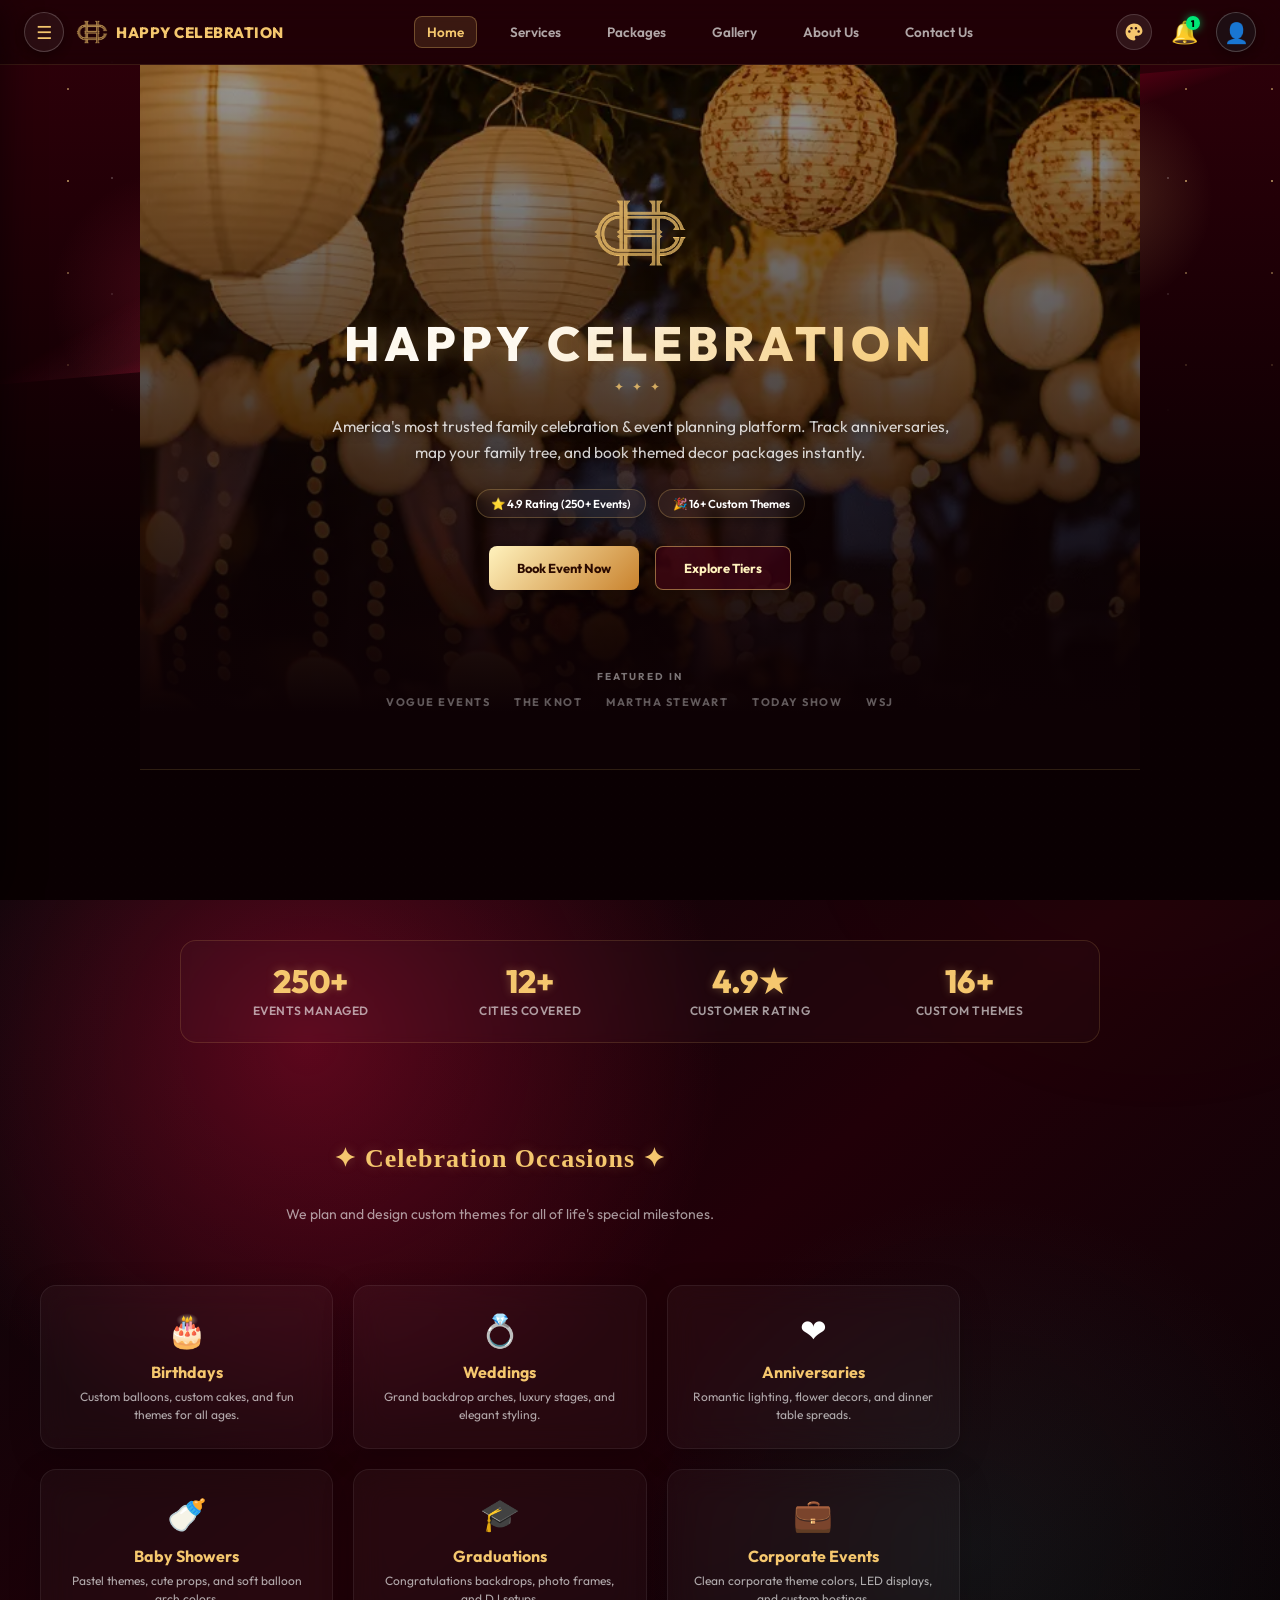
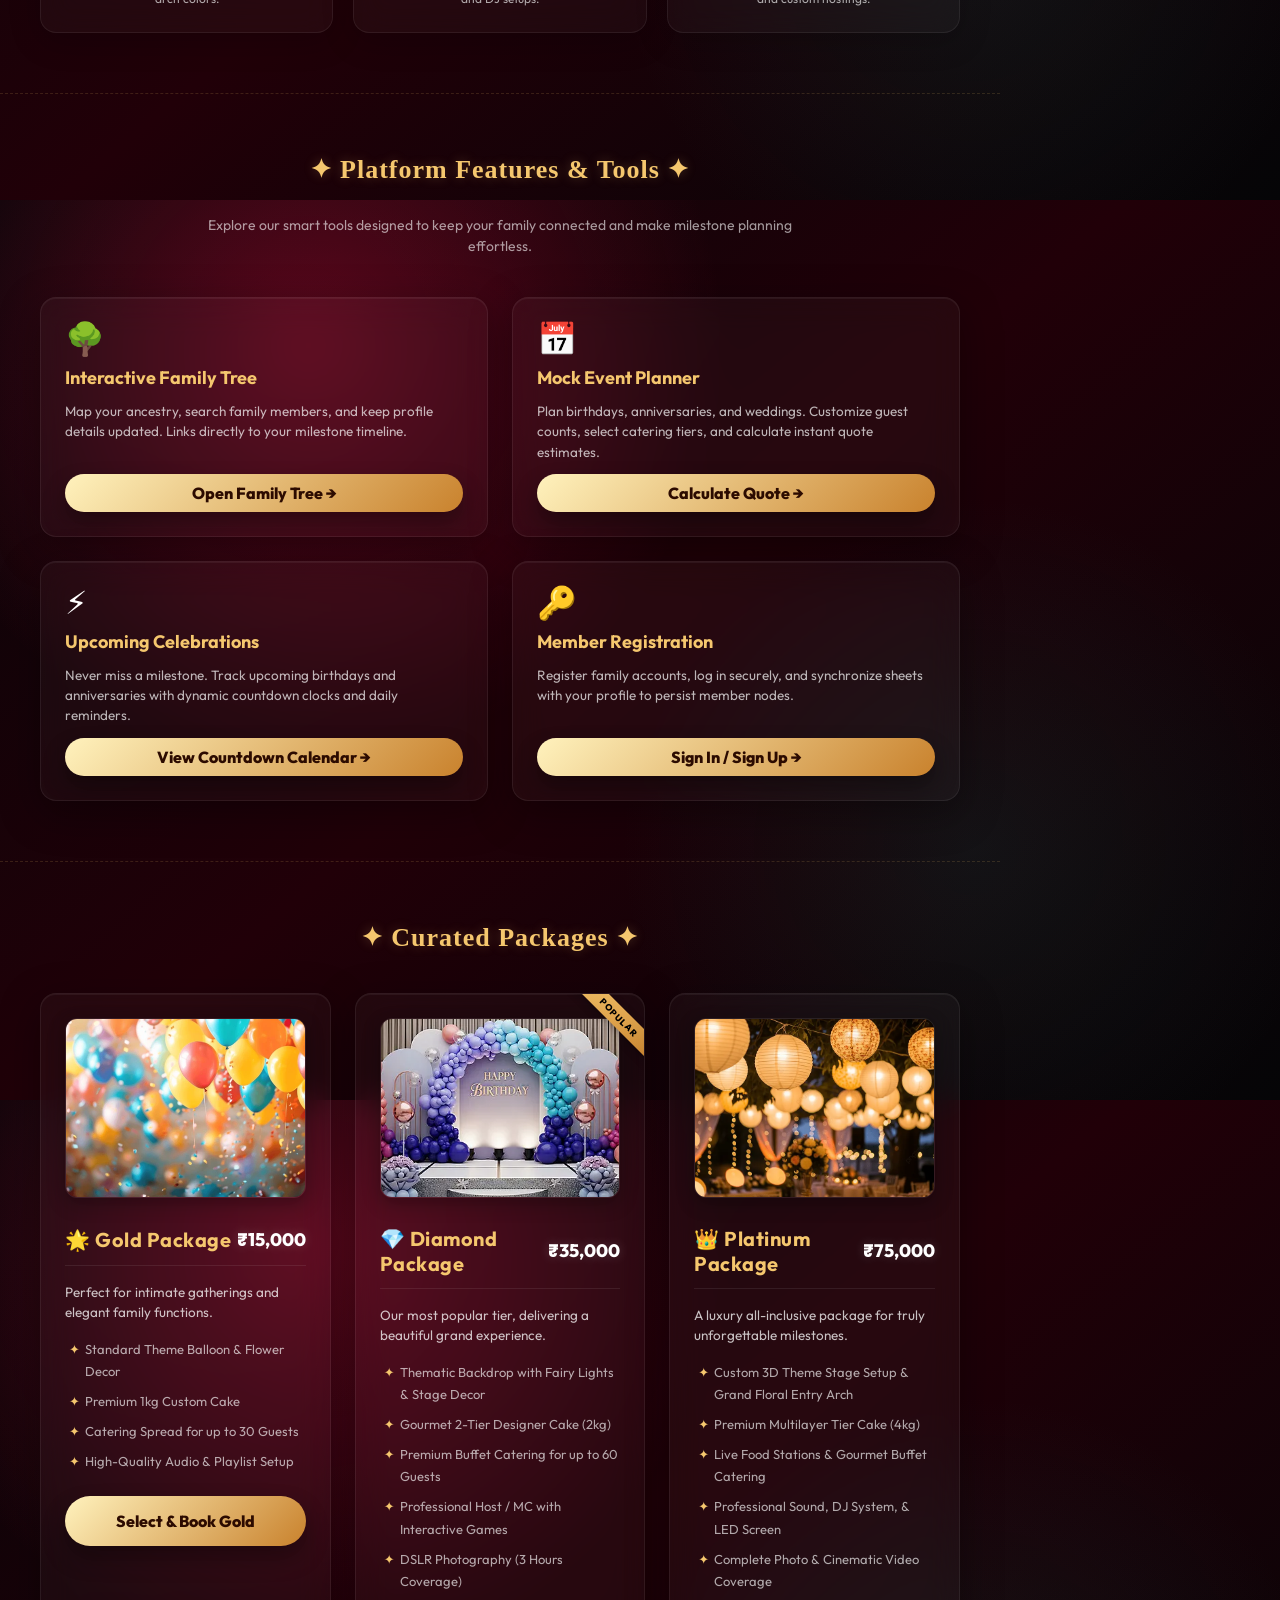
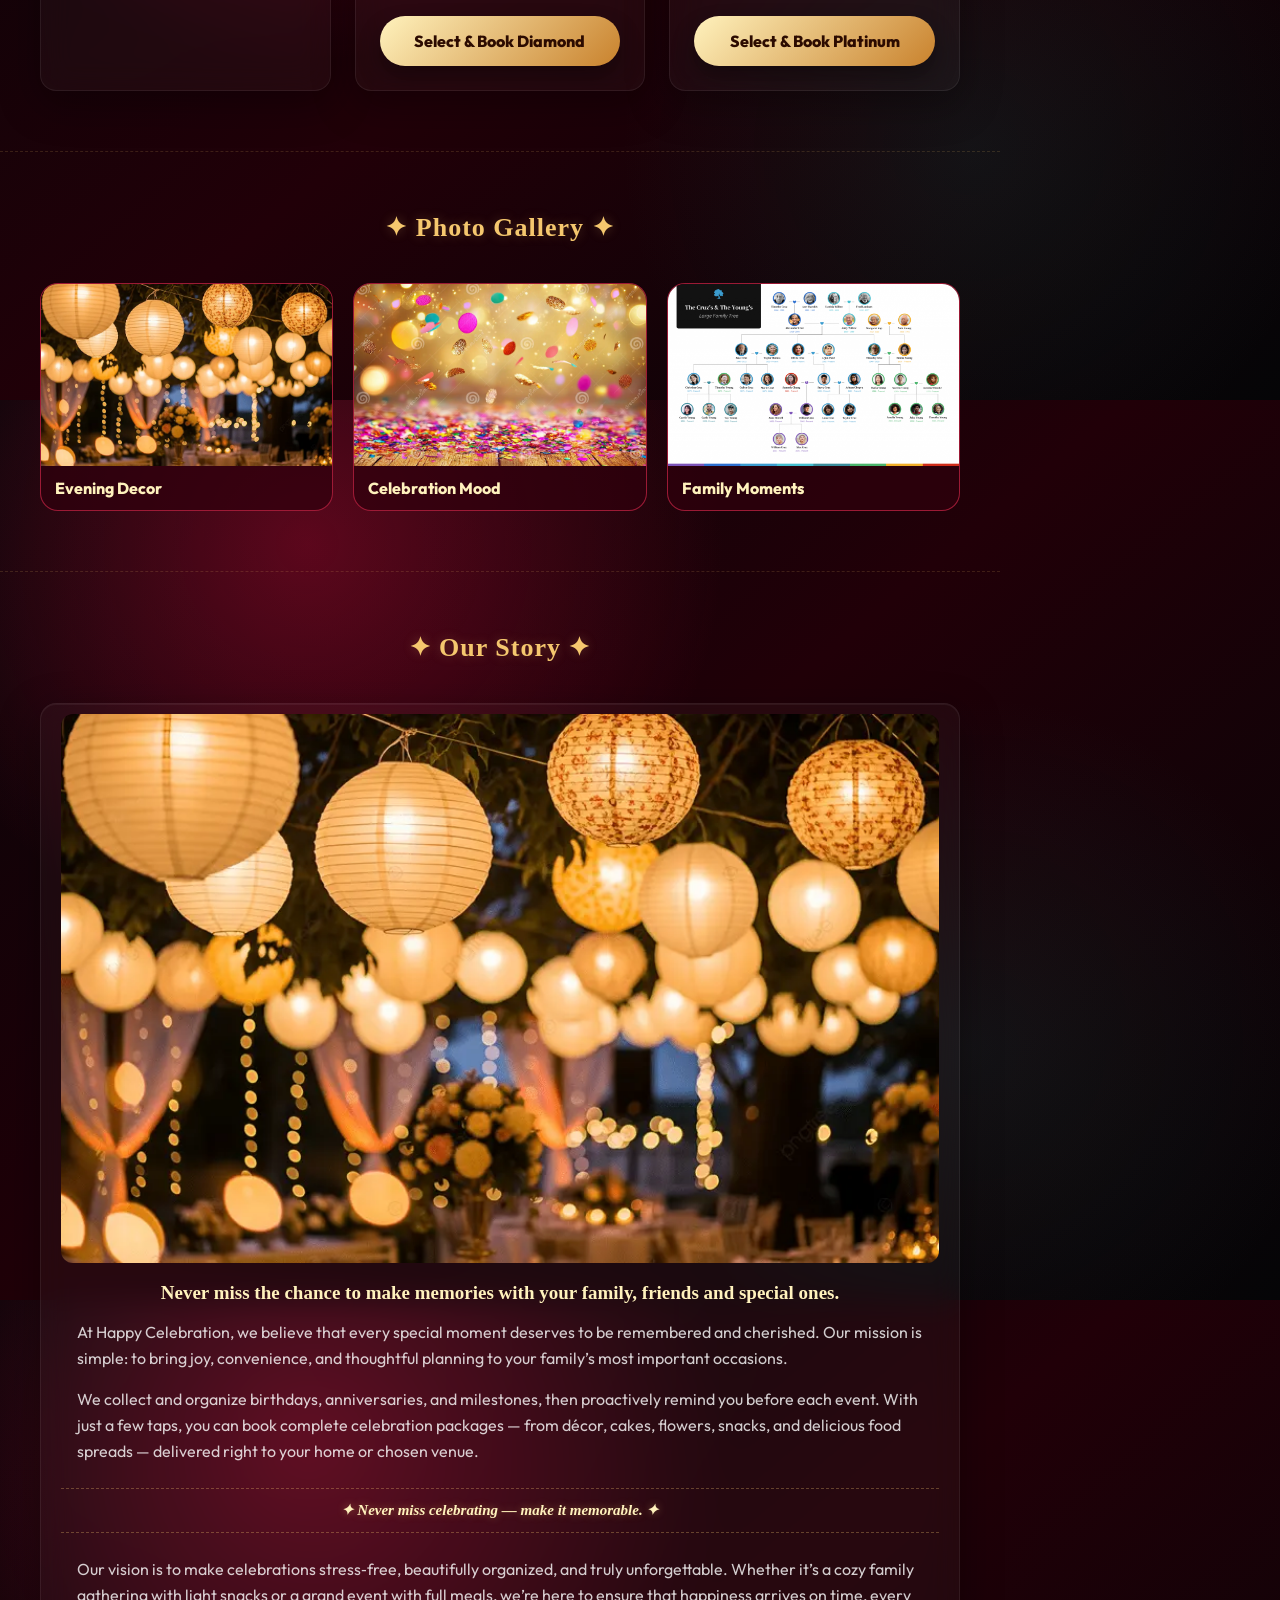
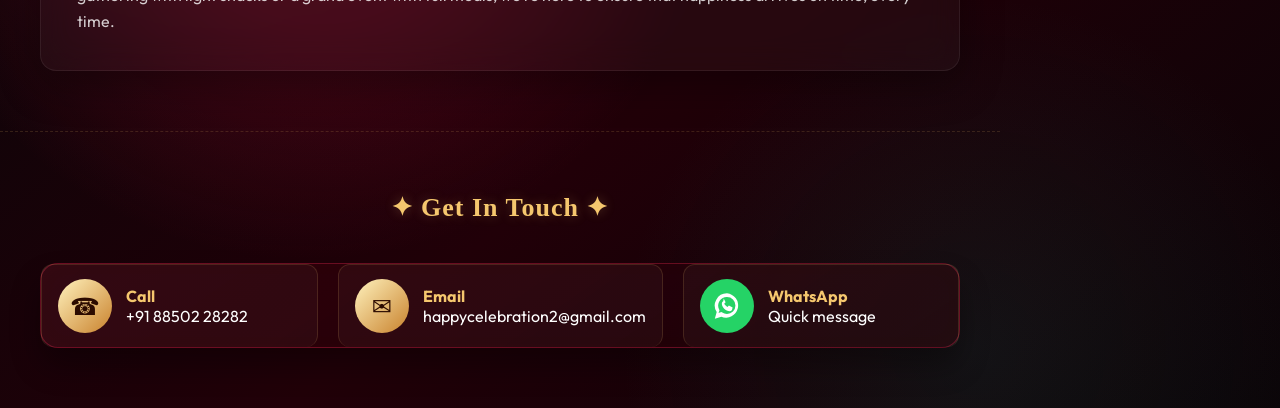
<file: hc-dashboard-app/index.html>
<!DOCTYPE html>
<html lang="en">
  <head>
    <meta charset="utf-8">
    <meta http-equiv="refresh" content="0; url=../index.html">
    <title>Redirecting</title>
    <script>
      window.location.replace("../index.html");
    </script>
  </head>
  <body>
    <p>Redirecting to <a href="../index.html">Happy Celebration Dashboard</a>...</p>
  </body>
</html>
</file>
<file: styles.css>
:root {
  /* Wine Red (default) */
  --screen-bg: #0d0104;
  --screen-radial-1: rgba(245, 199, 110, 0.18);
  --screen-radial-2: rgba(233, 45, 86, 0.18);
  --screen-linear: linear-gradient(180deg, rgba(50, 0, 10, 0.95), rgba(10, 0, 2, 0.99) 64%);
  
  --diagonal-glow-1: rgba(244, 63, 101, 0.25);
  --diagonal-glow-2: rgba(168, 0, 42, 0.5);
  --diagonal-glow-3: rgba(98, 0, 25, 0.15);
  
  --card-border: rgba(229, 39, 78, 0.35);
  --card-bg-gradient: linear-gradient(145deg, rgba(77, 0, 18, 0.3), rgba(25, 0, 7, 0.6));
  --card-bg-solid: rgba(40, 0, 9, 0.4);
  --card-shadow-inner: rgba(255, 78, 117, 0.02);
  
  --dropdown-bg: rgba(20, 2, 8, 0.96);
  --dropdown-border: rgba(255, 255, 255, 0.08);

  --wine-950: #0d0104;
  --wine-900: #1a0005;
  --wine-800: #30000c;
  --wine-700: #500015;
  --rose-line: #b21f3f;
  --gold-100: #fff2bd;
  --gold-300: #f5c76e;
  --gold-500: #c9822d;
  --ink: #ffffff;
  --soft: rgba(255, 255, 255, 0.7);
  --shadow: rgba(0, 0, 0, 0.6);

  /* Modern Glassmorphic and Layout Variables */
  --glass-bg: rgba(255, 255, 255, 0.03);
  --glass-border: rgba(255, 255, 255, 0.07);
  --glass-blur: 16px;
  --card-radius: 16px;
  --glow-color: rgba(233, 45, 86, 0.4);
  --accent-glow: 0 0 20px var(--glow-color);
  --transition-speed: 0.3s;
  --ease-custom: cubic-bezier(0.4, 0, 0.2, 1);
}

body.theme-emerald {
  --screen-bg: #010a05;
  --screen-radial-1: rgba(245, 199, 110, 0.15);
  --screen-radial-2: rgba(10, 154, 79, 0.15);
  --screen-linear: linear-gradient(180deg, rgba(5, 40, 22, 0.95), rgba(1, 10, 5, 0.99) 64%);
  --diagonal-glow-1: rgba(14, 172, 98, 0.25);
  --diagonal-glow-2: rgba(10, 154, 79, 0.5);
  --diagonal-glow-3: rgba(5, 40, 22, 0.15);
  --card-border: rgba(10, 154, 79, 0.35);
  --card-bg-gradient: linear-gradient(145deg, rgba(5, 40, 22, 0.3), rgba(1, 10, 5, 0.6));
  --card-bg-solid: rgba(2, 25, 13, 0.4);
  --card-shadow-inner: rgba(10, 154, 79, 0.02);
  --dropdown-bg: rgba(1, 15, 8, 0.96);
  --dropdown-border: rgba(255, 255, 255, 0.08);

  --glass-bg: rgba(255, 255, 255, 0.03);
  --glass-border: rgba(255, 255, 255, 0.07);
  --glow-color: rgba(10, 154, 79, 0.4);
}

body.theme-sapphire {
  --screen-bg: #010610;
  --screen-radial-1: rgba(245, 199, 110, 0.15);
  --screen-radial-2: rgba(29, 114, 185, 0.15);
  --screen-linear: linear-gradient(180deg, rgba(4, 25, 55, 0.95), rgba(1, 6, 16, 0.99) 64%);
  --diagonal-glow-1: rgba(29, 134, 229, 0.25);
  --diagonal-glow-2: rgba(29, 114, 185, 0.5);
  --diagonal-glow-3: rgba(4, 25, 55, 0.15);
  --card-border: rgba(29, 114, 185, 0.35);
  --card-bg-gradient: linear-gradient(145deg, rgba(4, 25, 55, 0.3), rgba(1, 6, 16, 0.6));
  --card-bg-solid: rgba(2, 15, 35, 0.4);
  --card-shadow-inner: rgba(29, 114, 185, 0.02);
  --dropdown-bg: rgba(1, 10, 25, 0.96);
  --dropdown-border: rgba(255, 255, 255, 0.08);

  --glass-bg: rgba(255, 255, 255, 0.03);
  --glass-border: rgba(255, 255, 255, 0.07);
  --glow-color: rgba(29, 114, 185, 0.4);
}

body.theme-violet {
  --screen-bg: #05010a;
  --screen-radial-1: rgba(245, 199, 110, 0.15);
  --screen-radial-2: rgba(139, 22, 180, 0.15);
  --screen-linear: linear-gradient(180deg, rgba(25, 5, 45, 0.95), rgba(5, 1, 10, 0.99) 64%);
  --diagonal-glow-1: rgba(172, 14, 229, 0.25);
  --diagonal-glow-2: rgba(139, 22, 180, 0.5);
  --diagonal-glow-3: rgba(25, 5, 45, 0.15);
  --card-border: rgba(139, 22, 180, 0.35);
  --card-bg-gradient: linear-gradient(145deg, rgba(25, 5, 45, 0.3), rgba(5, 1, 10, 0.6));
  --card-bg-solid: rgba(15, 3, 25, 0.4);
  --card-shadow-inner: rgba(139, 22, 180, 0.02);
  --dropdown-bg: rgba(8, 2, 15, 0.96);
  --dropdown-border: rgba(255, 255, 255, 0.08);

  --glass-bg: rgba(255, 255, 255, 0.03);
  --glass-border: rgba(255, 255, 255, 0.07);
  --glow-color: rgba(139, 22, 180, 0.4);
}

body.theme-luxury {
  --screen-bg: #050507;
  --screen-radial-1: rgba(255, 255, 255, 0.05);
  --screen-radial-2: rgba(201, 130, 45, 0.12);
  --screen-linear: linear-gradient(180deg, rgba(18, 18, 20, 0.95), rgba(5, 5, 6, 0.99) 64%);
  --diagonal-glow-1: rgba(245, 199, 110, 0.15);
  --diagonal-glow-2: rgba(201, 130, 45, 0.35);
  --diagonal-glow-3: rgba(18, 18, 20, 0.15);
  --card-border: rgba(201, 130, 45, 0.35);
  --card-bg-gradient: linear-gradient(145deg, rgba(18, 18, 20, 0.3), rgba(5, 5, 6, 0.6));
  --card-bg-solid: rgba(12, 12, 14, 0.4);
  --card-shadow-inner: rgba(201, 130, 45, 0.02);
  --dropdown-bg: rgba(8, 8, 10, 0.96);
  --dropdown-border: rgba(255, 255, 255, 0.08);

  --glass-bg: rgba(255, 255, 255, 0.03);
  --glass-border: rgba(255, 255, 255, 0.07);
  --glow-color: rgba(245, 199, 110, 0.3);
}

* {
  box-sizing: border-box;
}

html,
body {
  min-height: 100%;
}

body {
  margin: 0;
  color: var(--ink);
  font-family: 'Outfit', 'Poppins', Inter, ui-sans-serif, system-ui, -apple-system, BlinkMacSystemFont, "Segoe UI", sans-serif;
  background:
    radial-gradient(circle at 24% 16%, rgba(154, 10, 45, 0.54), transparent 26rem),
    radial-gradient(circle at 76% 72%, rgba(27, 101, 96, 0.16), transparent 22rem),
    linear-gradient(140deg, #080609, #210008 48%, #050507);
  -webkit-font-smoothing: antialiased;
  -moz-osx-font-smoothing: grayscale;
  text-rendering: optimizeLegibility;
}

button,
input,
select {
  font: inherit;
}

.app-shell {
  min-height: 100vh;
  display: grid;
  place-items: center;
  padding: 24px;
}

.phone-frame {
  width: min(393px, 100%);
  height: min(873px, calc(100vh - 40px));
  padding: 10px;
  border-radius: 44px;
  background:
    linear-gradient(120deg, #f9f9f9, #56575b 8%, #0a0b0d 18%, #c6c7cb 38%, #08090a 54%, #7a7c82 78%, #f8f8f8);
  box-shadow: 0 30px 80px var(--shadow), inset 0 0 0 2px rgba(255, 255, 255, 0.28);
}

.screen {
  position: relative;
  height: calc(min(873px, 100vh - 40px) - 20px);
  overflow: hidden;
  border-radius: 35px;
  background:
    radial-gradient(circle at 86% 22%, var(--screen-radial-1), transparent 7rem),
    radial-gradient(circle at 14% 33%, var(--screen-radial-2), transparent 8rem),
    var(--screen-linear),
    var(--screen-bg);
  box-shadow: inset 0 0 0 1px rgba(255, 255, 255, 0.12), inset 0 0 38px rgba(0, 0, 0, 0.65);
}

.screen::before {
  content: "";
  position: absolute;
  inset: 118px -50px auto -50px;
  height: 210px;
  background:
    linear-gradient(154deg, transparent 25%, var(--diagonal-glow-1), transparent 54%),
    radial-gradient(ellipse at 50% 100%, transparent 28%, rgba(252, 201, 111, 0.62) 29%, transparent 30%),
    linear-gradient(165deg, transparent 42%, var(--diagonal-glow-2), var(--diagonal-glow-3) 60%, transparent 61%);
  transform: rotate(-5deg);
  opacity: 0.9;
  z-index: 1;
  pointer-events: none;
}

.screen::after {
  content: "";
  position: absolute;
  inset: 0;
  pointer-events: none;
  background-image:
    radial-gradient(circle, rgba(255, 216, 137, 0.7) 0 1px, transparent 1.4px),
    radial-gradient(circle, rgba(255, 255, 255, 0.24) 0 0.8px, transparent 1.2px);
  background-position: 25px 135px, 310px 120px;
  background-size: 86px 92px, 132px 116px;
  mask-image: linear-gradient(180deg, transparent 6%, #000 12%, transparent 48%);
}

.hero {
  position: relative;
  z-index: 2;
  display: grid;
  justify-items: center;
  min-height: 202px;
  padding-top: 18px;
}

.brand-mark {
  width: 206px;
  height: 128px;
  display: grid;
  justify-items: center;
  align-content: center;
  color: var(--gold-100);
  filter: drop-shadow(0 10px 14px rgba(0, 0, 0, 0.36));
}

.brand-logo {
  width: 190px;
  height: 122px;
  display: block;
  object-fit: contain;
}

.celebration-accent {
  min-width: 170px;
  min-height: 34px;
  display: flex;
  justify-content: center;
  align-items: center;
  gap: 14px;
  margin-top: 4px;
  padding: 4px 18px;
  border-top: 1px solid rgba(246, 203, 116, 0.48);
  border-bottom: 1px solid rgba(246, 203, 116, 0.18);
  border-radius: 999px;
  background: rgba(0, 0, 0, 0.14);
}

.celebration-accent span {
  display: grid;
  place-items: center;
  width: 24px;
  height: 24px;
  font-size: 18px;
  line-height: 1;
}

.home-view,
.panel-view {
  position: relative;
  z-index: 2;
}

.home-view {
  display: none;
  height: calc(100% - 110px);
  overflow-y: auto;
  padding: 0 36px 40px;
  scrollbar-width: thin;
  scrollbar-color: rgba(245, 199, 110, 0.35) transparent;
}

.home-view::-webkit-scrollbar {
  width: 6px;
}

.home-view::-webkit-scrollbar-track {
  background: transparent;
}

.home-view::-webkit-scrollbar-thumb {
  background: rgba(245, 199, 110, 0.35);
  border-radius: 999px;
}

.home-view::-webkit-scrollbar-thumb:hover {
  background: rgba(245, 199, 110, 0.6);
}

.home-view.active {
  display: block;
}

.title-row {
  display: grid;
  grid-template-columns: 1fr auto 1fr;
  gap: 22px;
  align-items: center;
}

.title-row span {
  height: 1px;
  background: linear-gradient(90deg, transparent, var(--gold-300), transparent);
}

.title-row h1 {
  margin: 0;
  font-family: Georgia, "Times New Roman", serif;
  font-size: clamp(24px, 6vw, 32px);
  letter-spacing: 4px;
  text-indent: 4px;
  font-weight: 700;
  text-shadow: 0 3px 10px rgba(0, 0, 0, 0.85);
  text-align: center;
}

.sparkle {
  text-align: center;
  color: var(--gold-300);
  margin: 8px 0 12px;
}

.menu-grid {
  display: grid;
  grid-template-columns: repeat(2, minmax(0, 1fr));
  gap: 14px;
}

.menu-card {
  height: 85px;
  border: 1px solid var(--card-border);
  border-radius: 10px;
  color: #fff;
  background: var(--card-bg-gradient), var(--card-bg-solid);
  box-shadow: 0 8px 12px rgba(0, 0, 0, 0.3), inset 0 0 24px var(--card-shadow-inner);
  display: grid;
  place-items: center;
  align-content: center;
  gap: 4px;
  padding: 6px 4px;
  cursor: pointer;
  transition: transform 160ms ease, border-color 160ms ease, box-shadow 160ms ease;
  position: relative;
  overflow: hidden;
}

.menu-card > * {
  position: relative;
  z-index: 2;
}

.menu-card::before {
  content: '';
  position: absolute;
  top: 0;
  left: 0;
  right: 0;
  bottom: 0;
  background: radial-gradient(100px circle at var(--mouse-x, 50%) var(--mouse-y, 50%), rgba(245, 199, 110, 0.16), transparent 80%);
  opacity: 0;
  transition: opacity 250ms ease;
  pointer-events: none;
  z-index: 1;
}

.menu-card:hover::before {
  opacity: 1;
}

.menu-card:hover,
.menu-card:focus-visible {
  border-color: var(--gold-300);
  box-shadow: 0 18px 28px rgba(0, 0, 0, 0.38), 0 0 0 3px rgba(245, 199, 110, 0.18);
  transform: translateY(-3px);
  outline: 0;
}

.menu-card span:last-of-type {
  font-size: 11px;
  font-weight: 700;
  text-align: center;
  line-height: 1.25;
}

.menu-card i {
  display: block;
  width: 20px;
  height: 2px;
  background: linear-gradient(90deg, transparent, var(--gold-300), transparent);
  margin-top: 2px;
}

.icon {
  width: 20px;
  height: 20px;
  display: inline-block;
  background: linear-gradient(135deg, var(--gold-100), var(--gold-500));
  filter: drop-shadow(0 8px 12px rgba(0, 0, 0, 0.35));
}

.calendar {
  -webkit-mask: url("data:image/svg+xml,%3Csvg viewBox='0 0 64 64' xmlns='http://www.w3.org/2000/svg'%3E%3Cpath d='M18 6h7v7h14V6h7v7h6a7 7 0 0 1 7 7v30a7 7 0 0 1-7 7H12a7 7 0 0 1-7-7V20a7 7 0 0 1 7-7h6V6Zm34 22H12v22h40V28ZM17 35h7v7h-7v-7Zm12 0h7v7h-7v-7Zm12 0h7v7h-7v-7ZM17 45h7v5h-7v-5Zm12 0h7v5h-7v-5Zm12 0h7v5h-7v-5Z'/%3E%3C/svg%3E") center / contain no-repeat;
  mask: url("data:image/svg+xml,%3Csvg viewBox='0 0 64 64' xmlns='http://www.w3.org/2000/svg'%3E%3Cpath d='M18 6h7v7h14V6h7v7h6a7 7 0 0 1 7 7v30a7 7 0 0 1-7 7H12a7 7 0 0 1-7-7V20a7 7 0 0 1 7-7h6V6Zm34 22H12v22h40V28ZM17 35h7v7h-7v-7Zm12 0h7v7h-7v-7Zm12 0h7v7h-7v-7ZM17 45h7v5h-7v-5Zm12 0h7v5h-7v-5Zm12 0h7v5h-7v-5Z'/%3E%3C/svg%3E") center / contain no-repeat;
}

.gallery {
  -webkit-mask: url("data:image/svg+xml,%3Csvg viewBox='0 0 64 64' xmlns='http://www.w3.org/2000/svg'%3E%3Cpath d='M13 15h7v34h34v7H13a7 7 0 0 1-7-7V15h7Zm9-7h29a7 7 0 0 1 7 7v26a7 7 0 0 1-7 7H22a7 7 0 0 1-7-7V15a7 7 0 0 1 7-7Zm1 32h28L40 27l-7 8-5-5-5 10Z'/%3E%3C/svg%3E") center / contain no-repeat;
  mask: url("data:image/svg+xml,%3Csvg viewBox='0 0 64 64' xmlns='http://www.w3.org/2000/svg'%3E%3Cpath d='M13 15h7v34h34v7H13a7 7 0 0 1-7-7V15h7Zm9-7h29a7 7 0 0 1 7 7v26a7 7 0 0 1-7 7H22a7 7 0 0 1-7-7V15a7 7 0 0 1 7-7Zm1 32h28L40 27l-7 8-5-5-5 10Z'/%3E%3C/svg%3E") center / contain no-repeat;
}

.info {
  border-radius: 50%;
  -webkit-mask: url("data:image/svg+xml,%3Csvg viewBox='0 0 64 64' xmlns='http://www.w3.org/2000/svg'%3E%3Cpath d='M32 4a28 28 0 1 0 0 56 28 28 0 0 0 0-56Zm1 11a6 6 0 1 1 0 12 6 6 0 0 1 0-12Zm9 37H23v-6h5V33h-4v-6h12v19h6v6Z'/%3E%3C/svg%3E") center / contain no-repeat;
  mask: url("data:image/svg+xml,%3Csvg viewBox='0 0 64 64' xmlns='http://www.w3.org/2000/svg'%3E%3Cpath d='M32 4a28 28 0 1 0 0 56 28 28 0 0 0 0-56Zm1 11a6 6 0 1 1 0 12 6 6 0 0 1 0-12Zm9 37H23v-6h5V33h-4v-6h12v19h6v6Z'/%3E%3C/svg%3E") center / contain no-repeat;
}

.family {
  -webkit-mask: url("data:image/svg+xml,%3Csvg viewBox='0 0 64 64' xmlns='http://www.w3.org/2000/svg'%3E%3Cpath d='M32 8a9 9 0 1 1 0 18 9 9 0 0 1 0-18Zm-18 17a7 7 0 1 1 0 14 7 7 0 0 1 0-14Zm36 0a7 7 0 1 1 0 14 7 7 0 0 1 0-14ZM32 30c9 0 15 6 15 14v12H17V44c0-8 6-14 15-14Zm-18 12h1v14H5V48c0-5 4-9 9-9 2 0 4 1 6 2-3 2-5 5-6 9v-8Zm36-3c5 0 9 4 9 9v8H49V42h1v8c-1-4-3-7-6-9 2-1 4-2 6-2Z'/%3E%3C/svg%3E") center / contain no-repeat;
  mask: url("data:image/svg+xml,%3Csvg viewBox='0 0 64 64' xmlns='http://www.w3.org/2000/svg'%3E%3Cpath d='M32 8a9 9 0 1 1 0 18 9 9 0 0 1 0-18Zm-18 17a7 7 0 1 1 0 14 7 7 0 0 1 0-14Zm36 0a7 7 0 1 1 0 14 7 7 0 0 1 0-14ZM32 30c9 0 15 6 15 14v12H17V44c0-8 6-14 15-14Zm-18 12h1v14H5V48c0-5 4-9 9-9 2 0 4 1 6 2-3 2-5 5-6 9v-8Zm36-3c5 0 9 4 9 9v8H49V42h1v8c-1-4-3-7-6-9 2-1 4-2 6-2Z'/%3E%3C/svg%3E") center / contain no-repeat;
}

.register {
  -webkit-mask: url("data:image/svg+xml,%3Csvg viewBox='0 0 64 64' xmlns='http://www.w3.org/2000/svg'%3E%3Cpath d='M37 28a12 12 0 1 0 0-24 12 12 0 0 0 0 24ZM8 21h8v-8h7v8h8v7h-8v8h-7v-8H8v-7Zm29 12c12 0 20 8 20 18v7H17V51c0-10 8-18 20-18Z'/%3E%3C/svg%3E") center / contain no-repeat;
  mask: url("data:image/svg+xml,%3Csvg viewBox='0 0 64 64' xmlns='http://www.w3.org/2000/svg'%3E%3Cpath d='M37 28a12 12 0 1 0 0-24 12 12 0 0 0 0 24ZM8 21h8v-8h7v8h8v7h-8v8h-7v-8H8v-7Zm29 12c12 0 20 8 20 18v7H17V51c0-10 8-18 20-18Z'/%3E%3C/svg%3E") center / contain no-repeat;
}

.envelope {
  -webkit-mask: url("data:image/svg+xml,%3Csvg viewBox='0 0 64 64' xmlns='http://www.w3.org/2000/svg'%3E%3Cpath d='M10 12h44a7 7 0 0 1 7 7v30a7 7 0 0 1-7 7H10a7 7 0 0 1-7-7V19a7 7 0 0 1 7-7Zm3 9 19 15 19-15H13Zm39 27V29L32 45 12 29v19h40Z'/%3E%3C/svg%3E") center / contain no-repeat;
  mask: url("data:image/svg+xml,%3Csvg viewBox='0 0 64 64' xmlns='http://www.w3.org/2000/svg'%3E%3Cpath d='M10 12h44a7 7 0 0 1 7 7v30a7 7 0 0 1-7 7H10a7 7 0 0 1-7-7V19a7 7 0 0 1 7-7Zm3 9 19 15 19-15H13Zm39 27V29L32 45 12 29v19h40Z'/%3E%3C/svg%3E") center / contain no-repeat;
}

.panel-view {
  display: none;
  min-height: 608px;
  padding: 0 18px 110px;
}

.panel-view.active {
  display: block;
}

.panel-top {
  display: flex;
  align-items: center;
  gap: 16px;
  padding: 8px 0 18px;
}

.back-button {
  width: 46px;
  height: 46px;
  border-radius: 50%;
  border: 1px solid rgba(245, 199, 110, 0.72);
  color: var(--gold-100);
  background: rgba(67, 0, 20, 0.72);
  font-size: 38px;
  line-height: 1;
  cursor: pointer;
}

.panel-top p,
.panel-top h2 {
  margin: 0;
}

.panel-top p {
  color: var(--gold-300);
  font-size: 12px;
  text-transform: uppercase;
  letter-spacing: 3px;
}

.panel-top h2 {
  font-family: Georgia, "Times New Roman", serif;
  font-size: 31px;
}

.panel-content {
  animation: rise 180ms ease both;
}

@keyframes rise {
  from {
    opacity: 0;
    transform: translateY(8px);
  }
}

.lux-form,
.story-card,
.family-board,
.contact-list {
  border: 1px solid var(--card-border);
  border-radius: 18px;
  background: var(--card-bg-gradient), var(--card-bg-solid);
  box-shadow: 0 18px 30px rgba(0, 0, 0, 0.32), inset 0 0 24px var(--card-shadow-inner);
}

.lux-form {
  display: grid;
  gap: 14px;
  padding: 18px;
}

.book-form {
  gap: 16px;
  padding: 22px 20px;
}

.lux-form label {
  display: grid;
  gap: 7px;
  color: var(--soft);
  font-size: 13px;
  letter-spacing: 0;
}

.lux-form input,
.lux-form select {
  width: 100%;
  min-height: 48px;
  border: 1px solid rgba(245, 199, 110, 0.34);
  border-radius: 12px;
  color: #fff;
  background: rgba(16, 0, 6, 0.66);
  padding: 0 14px;
  outline: none;
}

.lux-form input::placeholder {
  color: rgba(255, 255, 255, 0.54);
  text-transform: uppercase;
}

.lux-form input:focus,
.lux-form select:focus {
  border-color: var(--gold-300);
  box-shadow: 0 0 0 3px rgba(245, 199, 110, 0.14);
}

.primary-action {
  min-height: 50px;
  border: 0;
  border-radius: 999px;
  color: #2c0b00;
  background: linear-gradient(135deg, var(--gold-100), var(--gold-500));
  font-weight: 800;
  cursor: pointer;
  box-shadow: 0 12px 22px rgba(0, 0, 0, 0.34);
}

.form-note {
  min-height: 22px;
  margin: 0;
  color: var(--gold-300);
  text-align: center;
}

.photo-grid {
  display: grid;
  gap: 14px;
}

.photo-grid figure,
.story-card {
  overflow: hidden;
}

.photo-grid figure {
  margin: 0;
  border: 1px solid rgba(178, 31, 63, 0.84);
  border-radius: 18px;
  background: rgba(48, 0, 13, 0.72);
}

.photo-grid img,
.story-card img,
.family-board img {
  width: 100%;
  display: block;
  aspect-ratio: 16 / 10;
  object-fit: cover;
}

.photo-grid figcaption {
  padding: 12px 14px;
  color: var(--gold-100);
  font-weight: 750;
}

.story-card {
  padding-bottom: 18px;
}

.story-card h3,
.story-card p {
  margin-left: 16px;
  margin-right: 16px;
}

.story-card h3 {
  margin-top: 18px;
  margin-bottom: 8px;
  font-family: Georgia, "Times New Roman", serif;
  font-size: 25px;
  color: var(--gold-100);
}

.story-card p {
  color: var(--soft);
  line-height: 1.55;
}

.stats {
  display: grid;
  grid-template-columns: repeat(3, 1fr);
  gap: 8px;
  margin: 16px;
}

.stats span {
  display: grid;
  gap: 2px;
  min-height: 58px;
  place-items: center;
  border-radius: 12px;
  background: rgba(0, 0, 0, 0.22);
  color: var(--soft);
  font-size: 12px;
}

.stats strong {
  color: var(--gold-300);
  font-size: 21px;
}

.family-workspace {
  display: flex;
  flex-direction: column;
  height: 100%;
  position: relative;
  gap: 16px;
}

.family-section h3 {
  margin: 0 0 10px;
  font-family: Georgia, "Times New Roman", serif;
  color: var(--gold-100);
  font-size: 22px;
}

.compact-form {
  padding: 16px;
}

/* Panel Transitions */
.family-panel-mode {
  display: none;
  opacity: 0;
  transform: translateY(12px);
  transition: opacity 0.25s cubic-bezier(0.4, 0, 0.2, 1), transform 0.25s cubic-bezier(0.4, 0, 0.2, 1);
}

.family-panel-mode.active {
  display: block;
  opacity: 1;
  transform: translateY(0);
  animation: rise 250ms cubic-bezier(0.4, 0, 0.2, 1) both;
}

/* Tabs Navigation styling */
.family-tabs {
  display: flex;
  background: rgba(16, 0, 6, 0.6);
  border: 1px solid rgba(178, 31, 63, 0.4);
  border-radius: 12px;
  padding: 4px;
  margin-bottom: 16px;
}

.tab-btn {
  flex: 1;
  background: none;
  border: 0;
  color: var(--soft);
  padding: 10px 4px;
  border-radius: 8px;
  cursor: pointer;
  font-size: 10px;
  font-weight: 700;
  text-transform: uppercase;
  letter-spacing: 0.5px;
  transition: all 0.2s ease;
}

.tab-btn.active {
  background: linear-gradient(135deg, var(--gold-100), var(--gold-500));
  color: #2c0b00;
  box-shadow: 0 4px 10px rgba(0, 0, 0, 0.25);
}

/* Gender Selector styling */
.gender-selector {
  display: flex;
  gap: 12px;
  margin-top: 4px;
}

.gender-btn {
  flex: 1;
  display: flex;
  align-items: center;
  justify-content: center;
  min-height: 44px;
  border: 1px solid rgba(245, 199, 110, 0.22);
  border-radius: 10px;
  background: rgba(16, 0, 6, 0.5);
  color: var(--soft);
  cursor: pointer;
  font-weight: 700;
  font-size: 13px;
  transition: all 0.22s ease;
  position: relative;
}

.gender-btn input[type="radio"] {
  position: absolute;
  opacity: 0;
  width: 0;
  height: 0;
}

.gender-btn:hover {
  border-color: rgba(245, 199, 110, 0.45);
  background: rgba(16, 0, 6, 0.7);
}

.gender-btn.male-btn.active {
  border-color: #3b82f6;
  background: rgba(59, 130, 246, 0.15);
  color: #93c5fd;
  box-shadow: 0 0 10px rgba(59, 130, 246, 0.25);
}

.gender-btn.female-btn.active {
  border-color: #ec4899;
  background: rgba(236, 72, 153, 0.15);
  color: #fbcfe8;
  box-shadow: 0 0 10px rgba(236, 72, 153, 0.25);
}

/* Connection field layout */
.connection-label {
  animation: slideDown 0.25s cubic-bezier(0.4, 0, 0.2, 1) both;
}

@keyframes slideDown {
  from {
    opacity: 0;
    transform: translateY(-8px);
    max-height: 0;
    margin-bottom: -10px;
    overflow: hidden;
  }
  to {
    opacity: 1;
    transform: translateY(0);
    max-height: 100px;
  }
}

/* Members List (Editor View) */
.members-list-container {
  display: flex;
  flex-wrap: wrap;
  gap: 10px;
  padding: 16px;
  border: 1px dashed rgba(245, 199, 110, 0.24);
  border-radius: 14px;
  background: rgba(16, 0, 6, 0.5);
  min-height: 80px;
  align-items: center;
  justify-content: center;
}

.member-list-tag {
  display: inline-flex;
  align-items: center;
  gap: 8px;
  padding: 6px 12px;
  border-radius: 20px;
  background: rgba(67, 0, 20, 0.85);
  border: 1px solid rgba(245, 199, 110, 0.3);
  color: #fff;
  font-size: 13px;
  animation: popIn 0.2s cubic-bezier(0.34, 1.56, 0.64, 1);
}

@keyframes popIn {
  from { opacity: 0; transform: scale(0.8); }
  to { opacity: 1; transform: scale(1); }
}

.member-list-tag .tag-relation {
  font-size: 9px;
  font-weight: 700;
  color: var(--gold-300);
  text-transform: uppercase;
  letter-spacing: 1px;
  padding: 2px 6px;
  border-radius: 4px;
  background: rgba(0, 0, 0, 0.35);
}

.member-list-tag .delete-member-btn {
  border: 0;
  background: none;
  color: rgba(255, 255, 255, 0.5);
  cursor: pointer;
  font-size: 16px;
  padding: 0 2px;
  line-height: 1;
  transition: color 0.16s, transform 0.16s;
}

.member-list-tag .delete-member-btn:hover {
  color: #ff4a5a;
  transform: scale(1.2);
}

.empty-tree {
  margin: 0;
  color: var(--soft);
  text-align: center;
  font-size: 13px;
}

/* Tree Visualizer header buttons */
.visualizer-header {
  display: flex;
  justify-content: space-between;
  align-items: center;
  margin-bottom: 16px;
  gap: 12px;
}

.secondary-action {
  flex: 1;
  min-height: 40px;
  border: 1px solid rgba(245, 199, 110, 0.5);
  border-radius: 999px;
  color: var(--gold-100);
  background: rgba(67, 0, 20, 0.6);
  font-weight: 700;
  cursor: pointer;
  transition: all 0.2s;
  font-size: 13px;
}

.secondary-action:hover {
  background: rgba(245, 199, 110, 0.15);
  border-color: var(--gold-300);
}

.danger-action {
  padding: 0 16px;
  min-height: 40px;
  border: 1px solid rgba(255, 74, 90, 0.4);
  border-radius: 999px;
  color: #ff9aa2;
  background: rgba(255, 74, 90, 0.1);
  font-weight: 700;
  cursor: pointer;
  transition: all 0.2s;
  font-size: 13px;
}

.danger-action:hover {
  background: rgba(255, 74, 90, 0.25);
  border-color: #ff4a5a;
}

/* Tree Canvas & Scrolling */
.tree-canvas-wrapper {
  width: 100%;
  max-height: 480px;
  overflow: auto;
  touch-action: auto;
  border: 1px solid rgba(255, 255, 255, 0.12);
  border-radius: 18px;
  background: radial-gradient(circle at 50% 50%, rgba(35, 1, 10, 0.88), rgba(12, 0, 4, 0.98));
  box-shadow: inset 0 0 24px rgba(0, 0, 0, 0.8), 0 12px 30px rgba(0, 0, 0, 0.5);
  padding: 32px 18px;
  position: relative;
  transition: height 0.2s ease-out;
  cursor: grab;
  user-select: none;
}

.tree-canvas-wrapper.active-drag {
  cursor: grabbing;
}

.tree-canvas-wrapper::-webkit-scrollbar {
  height: 8px;
}

.tree-canvas-wrapper::-webkit-scrollbar-track {
  background: rgba(0, 0, 0, 0.3);
  border-radius: 999px;
}

.tree-canvas-wrapper::-webkit-scrollbar-thumb {
  background: var(--gold-500);
  border-radius: 999px;
}

.tree-canvas-wrapper::-webkit-scrollbar-thumb:hover {
  background: var(--gold-300);
}

.tree-canvas {
  display: flex;
  justify-content: center;
  align-items: flex-start;
  gap: 48px;
  min-width: max-content;
  padding: 8px 12px;
  transform-style: preserve-3d;
  backface-visibility: hidden;
  will-change: transform;
}

.tree-canvas.overflowing {
  justify-content: flex-start;
}

.swipe-hint {
  text-align: center;
  font-size: 11px;
  color: var(--gold-300);
  opacity: 0.8;
  margin-top: 10px;
  margin-bottom: 0;
  letter-spacing: 1.5px;
  animation: pulse 2s infinite ease-in-out;
}

@keyframes pulse {
  0%, 100% { opacity: 0.4; }
  50% { opacity: 0.95; }
}

/* Pure CSS Connector Line Math */
.tree-branch {
  display: flex;
  flex-direction: column;
  align-items: center;
  position: relative;
}

/* Vertical line from parent card down */
.tree-branch.has-children > .tree-node-card::after {
  content: "";
  position: absolute;
  top: 100%;
  left: 50%;
  width: 2px;
  height: 24px;
  background: var(--gold-300);
  transform: translateX(-50%);
  z-index: 1;
}

/* Vertical line from couple midpoint down */
.tree-branch.has-children > .tree-couple::after {
  content: "";
  position: absolute;
  top: 100%;
  left: 50%;
  width: 2px;
  height: 24px;
  background: var(--gold-300);
  transform: translateX(-50%);
  z-index: 1;
}

/* Tree Couple & Spouses Bridge */
.tree-couple {
  display: flex;
  align-items: center;
  position: relative;
  gap: 16px;
}

.spouse-bridge {
  width: 16px;
  height: 2px;
  background: var(--gold-300);
  flex-shrink: 0;
  z-index: 1;
}

/* Children Container */
.tree-children-container {
  display: flex;
  justify-content: center;
  gap: 32px;
  position: relative;
  margin-top: 24px; /* Room for parent's connecting line */
}

/* Horizontal connector line on children */
.tree-children-container > .tree-branch::before {
  content: "";
  position: absolute;
  top: 0;
  left: 0;
  right: 0;
  height: 2px;
  background: var(--gold-300);
  z-index: 1;
}

/* Clip ends of the horizontal connector line */
.tree-children-container > .tree-branch:first-child::before {
  left: 50%;
}

.tree-children-container > .tree-branch:last-child::before {
  right: 50%;
}

.tree-children-container > .tree-branch:only-child::before {
  display: none;
}

/* Vertical connector line dropping to child card */
.tree-children-container > .tree-branch::after {
  content: "";
  position: absolute;
  top: 0;
  left: 50%;
  width: 2px;
  height: 24px;
  background: var(--gold-300);
  transform: translateX(-50%);
  z-index: 1;
}

/* Offset cards downwards within child branch */
.tree-children-container > .tree-branch {
  padding-top: 24px;
}

/* Tree Cards styling */
.tree-node-card {
  display: flex;
  align-items: center;
  gap: 12px;
  padding: 10px 14px;
  border-radius: 14px;
  background: linear-gradient(135deg, rgba(48, 0, 13, 0.9), rgba(20, 0, 5, 0.96));
  border: 1px solid rgba(245, 199, 110, 0.35);
  box-shadow: 0 8px 18px rgba(0, 0, 0, 0.45);
  min-width: 155px;
  max-width: 190px;
  position: relative;
  z-index: 2;
  transition: transform 0.22s cubic-bezier(0.25, 0.8, 0.25, 1), 
              border-color 0.22s ease, 
              box-shadow 0.22s ease;
}

.tree-node-card:hover {
  transform: scale(1.05) translateY(-2px);
  border-color: var(--gold-300);
  box-shadow: 0 12px 24px rgba(245, 199, 110, 0.18), 0 8px 18px rgba(0, 0, 0, 0.5);
}

.tree-node-card .node-avatar {
  width: 34px;
  height: 34px;
  border-radius: 50%;
  display: grid;
  place-items: center;
  font-weight: 800;
  font-size: 13px;
  color: #2c0b00;
  box-shadow: 0 3px 6px rgba(0,0,0,0.3);
  flex-shrink: 0;
}

/* Colors by Gender (Male = Blue, Female = Pink) */
.tree-node-card.male {
  border-color: rgba(59, 130, 246, 0.5);
}

.tree-node-card.male .node-avatar {
  background: linear-gradient(135deg, #93c5fd, #2563eb);
  color: #fff;
}

.tree-node-card.male:hover {
  border-color: #3b82f6;
  box-shadow: 0 12px 24px rgba(59, 130, 246, 0.22), 0 8px 18px rgba(0, 0, 0, 0.5);
}

.tree-node-card.female {
  border-color: rgba(236, 72, 153, 0.5);
}

.tree-node-card.female .node-avatar {
  background: linear-gradient(135deg, #fbcfe8, #db2777);
  color: #fff;
}

.tree-node-card.female:hover {
  border-color: #ec4899;
  box-shadow: 0 12px 24px rgba(236, 72, 153, 0.22), 0 8px 18px rgba(0, 0, 0, 0.5);
}

.tree-node-card .node-details {
  display: flex;
  flex-direction: column;
  overflow: hidden;
}

.tree-node-card .node-name {
  font-weight: 700;
  font-size: 13px;
  color: #fff;
  white-space: nowrap;
  text-overflow: ellipsis;
  overflow: hidden;
}

.tree-node-card .node-relation {
  font-size: 9px;
  font-weight: 600;
  color: var(--soft);
  text-transform: uppercase;
  letter-spacing: 0.8px;
  margin-top: 2px;
}

.contact-list {
  display: grid;
  overflow: hidden;
}

.contact-list a {
  min-height: 82px;
  display: grid;
  grid-template-columns: 54px 1fr;
  align-items: center;
  gap: 14px;
  padding: 14px 16px;
  color: #fff;
  text-decoration: none;
  border-bottom: 1px solid rgba(245, 199, 110, 0.16);
}

.contact-list a:last-child {
  border-bottom: 0;
}

.contact-icon {
  width: 54px;
  height: 54px;
  display: grid;
  place-items: center;
  border-radius: 50%;
  color: #2c0b00;
  background: linear-gradient(135deg, var(--gold-100), var(--gold-500));
  font-size: 24px;
}

.whatsapp-contact .contact-icon,
.whatsapp-fab {
  background: #25d366;
}

.whatsapp-fab span {
  -webkit-mask: url("data:image/svg+xml,%3Csvg viewBox='0 0 64 64' xmlns='http://www.w3.org/2000/svg'%3E%3Cpath d='M32 5a26 26 0 0 0-22 40L6 59l14-4a26 26 0 1 0 12-50Zm0 8a18 18 0 0 1 0 36c-4 0-7-1-10-3l-2-1-6 2 2-6-1-2a18 18 0 0 1 17-26Zm-8 9c-1 0-3 2-3 5 0 7 8 16 17 16 3 0 5-2 5-4l1-4-8-4-3 3c-3-2-5-4-7-7l3-3-4-8-1 6Z'/%3E%3C/svg%3E") center / contain no-repeat;
  mask: url("data:image/svg+xml,%3Csvg viewBox='0 0 64 64' xmlns='http://www.w3.org/2000/svg'%3E%3Cpath d='M32 5a26 26 0 0 0-22 40L6 59l14-4a26 26 0 1 0 12-50Zm0 8a18 18 0 0 1 0 36c-4 0-7-1-10-3l-2-1-6 2 2-6-1-2a18 18 0 0 1 17-26Zm-8 9c-1 0-3 2-3 5 0 7 8 16 17 16 3 0 5-2 5-4l1-4-8-4-3 3c-3-2-5-4-7-7l3-3-4-8-1 6Z'/%3E%3C/svg%3E") center / contain no-repeat;
}

.whatsapp-icon {
  position: relative;
  font-size: 0;
}

.whatsapp-icon::before {
  content: "";
  width: 30px;
  height: 30px;
  display: block;
  background: #fff;
  -webkit-mask: url("data:image/svg+xml,%3Csvg viewBox='0 0 64 64' xmlns='http://www.w3.org/2000/svg'%3E%3Cpath d='M32 5a26 26 0 0 0-22 40L6 59l14-4a26 26 0 1 0 12-50Zm0 8a18 18 0 0 1 0 36c-4 0-7-1-10-3l-2-1-6 2 2-6-1-2a18 18 0 0 1 17-26Zm-8 9c-1 0-3 2-3 5 0 7 8 16 17 16 3 0 5-2 5-4l1-4-8-4-3 3c-3-2-5-4-7-7l3-3-4-8-1 6Z'/%3E%3C/svg%3E") center / contain no-repeat;
  mask: url("data:image/svg+xml,%3Csvg viewBox='0 0 64 64' xmlns='http://www.w3.org/2000/svg'%3E%3Cpath d='M32 5a26 26 0 0 0-22 40L6 59l14-4a26 26 0 1 0 12-50Zm0 8a18 18 0 0 1 0 36c-4 0-7-1-10-3l-2-1-6 2 2-6-1-2a18 18 0 0 1 17-26Zm-8 9c-1 0-3 2-3 5 0 7 8 16 17 16 3 0 5-2 5-4l1-4-8-4-3 3c-3-2-5-4-7-7l3-3-4-8-1 6Z'/%3E%3C/svg%3E") center / contain no-repeat;
}

.contact-list strong {
  display: block;
  color: var(--gold-300);
}


@media (pointer: coarse), (max-width: 430px) {
  .app-shell {
    padding: 0;
    background: #050507;
  }

  .phone-frame {
    width: 100%;
    min-height: 100vh;
    height: auto;
    padding: 0;
    border-radius: 0;
    background: transparent;
    box-shadow: none;
  }

  .screen {
    min-height: 100vh;
    height: auto;
    border-radius: 0;
    box-shadow: none;
    overflow: visible !important;
  }

  .home-view {
    display: flex !important;
    flex-direction: column;
    height: calc(100vh - 64px) !important;
    overflow-y: auto !important;
    padding-left: 22px !important;
    padding-right: 22px !important;
    padding-bottom: 24px !important;
    scrollbar-width: none !important;
  }

  .home-view::-webkit-scrollbar {
    display: none !important;
  }

  /* Center Monogram Logo Hero (Slightly smaller for mobile) */
  .logo-hero-container {
    margin-top: auto !important;
    margin-bottom: auto !important;
    padding: 10px 0 !important;
  }
  .main-monogram-logo {
    width: 52px !important;
    height: 52px !important;
    margin-bottom: 8px !important;
  }
  .logo-hero-title {
    font-size: 16px !important;
    margin: 0 0 4px 0 !important;
    letter-spacing: 1.5px !important;
  }
  .logo-hero-sparkle {
    font-size: 10px !important;
  }

  /* Cultfit Grid (Slightly smaller and relative aligned for mobile) */
  .cultfit-grid {
    position: relative !important;
    bottom: auto !important;
    left: auto !important;
    right: auto !important;
    margin-top: auto !important;
    margin-bottom: 16px !important;
    width: 100% !important;
    gap: 12px 8px !important;
  }
  .cultfit-icon-circle {
    width: 46px !important;
    height: 46px !important;
    font-size: 22px !important;
  }
  .cultfit-label {
    font-size: 9px !important;
    line-height: 1.1 !important;
  }

  .menu-grid {
    gap: 12px;
  }

  .menu-card {
    height: 75px;
    border-radius: 8px;
    gap: 3px;
    padding: 4px 2px;
  }

  .menu-card span:last-of-type {
    font-size: 11px;
  }

  .icon {
    width: 20px;
    height: 20px;
  }

}

@media (max-width: 350px) {
  .menu-grid {
    grid-template-columns: 1fr;
  }

  .title-row h1 {
    letter-spacing: 10px;
    text-indent: 10px;
  }
}

/* Glassmorphic Modal Overlay */
.tree-modal-overlay {
  position: absolute;
  inset: 0;
  z-index: 1000;
  display: flex;
  align-items: center;
  justify-content: center;
  background: rgba(10, 0, 4, 0.6);
  backdrop-filter: blur(12px);
  -webkit-backdrop-filter: blur(12px);
  animation: fadeIn 0.25s ease-out;
}

/* Modal Content Card */
.tree-modal-content {
  width: min(380px, 90%);
  max-height: 85%;
  overflow-y: auto;
  border: 1px solid rgba(245, 199, 110, 0.4);
  border-radius: 24px;
  background: linear-gradient(135deg, rgba(67, 0, 20, 0.95), rgba(20, 0, 5, 0.98));
  box-shadow: 0 24px 50px rgba(0, 0, 0, 0.8), inset 0 0 20px rgba(245, 199, 110, 0.05);
  padding: 24px;
  animation: scaleUp 0.25s cubic-bezier(0.34, 1.56, 0.64, 1);
}

.tree-modal-content::-webkit-scrollbar {
  width: 6px;
}
.tree-modal-content::-webkit-scrollbar-track {
  background: rgba(0, 0, 0, 0.15);
  border-radius: 999px;
}
.tree-modal-content::-webkit-scrollbar-thumb {
  background: rgba(245, 199, 110, 0.25);
  border-radius: 999px;
}
.tree-modal-content::-webkit-scrollbar-thumb:hover {
  background: rgba(245, 199, 110, 0.45);
}

/* Member Profile Card Styles */
.profile-card-content {
  text-align: center;
  position: relative;
}

.profile-close-btn {
  position: absolute;
  top: 14px;
  right: 18px;
  background: none;
  border: none;
  font-size: 28px;
  color: var(--soft);
  cursor: pointer;
  transition: color 0.15s ease;
  line-height: 1;
}

.profile-close-btn:hover {
  color: #fff;
}

.profile-header {
  margin-top: 10px;
  margin-bottom: 24px;
  display: flex;
  flex-direction: column;
  align-items: center;
}

.profile-avatar {
  width: 72px;
  height: 72px;
  border-radius: 50%;
  background: linear-gradient(135deg, var(--gold-100), var(--gold-500));
  color: #1a0208;
  font-size: 28px;
  font-weight: 800;
  display: grid;
  place-items: center;
  margin-bottom: 12px;
  box-shadow: 0 8px 20px rgba(0,0,0,0.4), 0 0 0 4px rgba(245, 199, 110, 0.2);
  border: 1px solid rgba(255, 255, 255, 0.2);
}

.profile-avatar.female {
  background: linear-gradient(135deg, #ffd1df, #f43f65);
  box-shadow: 0 8px 20px rgba(0,0,0,0.4), 0 0 0 4px rgba(244, 63, 101, 0.2);
}

.profile-name {
  font-size: 20px;
  font-weight: 700;
  color: #fff;
  margin: 0 0 4px;
  font-family: 'Outfit', sans-serif;
  letter-spacing: 0.5px;
}

.profile-relation {
  font-size: 12px;
  color: var(--gold-300);
  background: rgba(245, 199, 110, 0.12);
  padding: 4px 10px;
  border-radius: 999px;
  font-weight: 600;
  letter-spacing: 0.5px;
}

.profile-body {
  background: rgba(0, 0, 0, 0.25);
  border-radius: 16px;
  border: 1px solid rgba(255, 255, 255, 0.05);
  padding: 8px 16px;
  margin-bottom: 24px;
  text-align: left;
}

.profile-info-row {
  display: flex;
  align-items: center;
  gap: 14px;
  padding: 12px 0;
}

.profile-info-row:not(:last-child) {
  border-bottom: 1px solid rgba(255, 255, 255, 0.06);
}

.profile-info-row .info-icon {
  font-size: 18px;
  width: 24px;
  text-align: center;
}

.profile-info-row .info-label {
  display: block;
  font-size: 11px;
  color: var(--soft);
  opacity: 0.7;
  text-transform: uppercase;
  letter-spacing: 0.5px;
  margin-bottom: 2px;
}

.profile-info-row .info-value {
  font-size: 13.5px;
  color: #fff;
  font-weight: 500;
}

.contact-quick-actions {
  display: flex;
  gap: 10px;
  justify-content: center;
}

.quick-action-btn {
  flex: 1;
  display: flex;
  align-items: center;
  justify-content: center;
  gap: 6px;
  padding: 10px;
  border-radius: 10px;
  font-size: 12px;
  font-weight: 700;
  text-decoration: none;
  color: #fff;
  transition: transform 0.2s ease, opacity 0.2s ease;
}

.quick-action-btn:hover {
  transform: translateY(-2px);
}

.quick-action-btn.call {
  background: linear-gradient(135deg, #3b82f6, #1d4ed8);
  box-shadow: 0 4px 12px rgba(29, 78, 216, 0.25);
}

.quick-action-btn.whatsapp {
  background: linear-gradient(135deg, #10b981, #047857);
  box-shadow: 0 4px 12px rgba(4, 120, 87, 0.25);
}

.quick-action-btn.email {
  background: linear-gradient(135deg, #8b5cf6, #6d28d9);
  box-shadow: 0 4px 12px rgba(109, 40, 217, 0.25);
}

.quick-action-btn.disabled {
  opacity: 0.45;
  pointer-events: none;
  background: #3c3c43 !important;
  box-shadow: none !important;
}

.quick-action-btn .action-icon {
  font-size: 13px;
}

.tree-modal-content h4 {
  margin: 0 0 16px;
  font-family: Georgia, "Times New Roman", serif;
  font-size: 22px;
  color: var(--gold-100);
  text-align: center;
  letter-spacing: 0.5px;
}

@keyframes fadeIn {
  from { opacity: 0; }
  to { opacity: 1; }
}

@keyframes scaleUp {
  from { opacity: 0; transform: scale(0.9); }
  to { opacity: 1; transform: scale(1); }
}

/* Modal relations actions */
.modal-relations-section {
  margin-top: 12px;
  display: none;
  flex-direction: column;
  gap: 8px;
}

.modal-relations-title {
  font-size: 11px;
  text-transform: uppercase;
  letter-spacing: 1px;
  color: var(--soft);
  margin-bottom: 2px;
}

.modal-relations-buttons {
  display: flex;
  gap: 10px;
}

.modal-relations-buttons button {
  flex: 1;
  min-height: 44px;
  margin: 0;
}

/* Empty tree state styling */
.empty-tree-container {
  display: flex;
  flex-direction: column;
  align-items: center;
  justify-content: center;
  gap: 16px;
  padding: 48px 16px;
  text-align: center;
  width: 100%;
}

.empty-tree-message {
  color: var(--soft);
  font-size: 14px;
  max-width: 280px;
  line-height: 1.5;
}

.empty-tree-container button {
  padding: 0 24px;
}

/* Family Tabs Navigation */
.family-tabs-nav {
  display: flex;
  background: rgba(30, 4, 12, 0.45);
  border: 1px solid rgba(255, 255, 255, 0.1);
  backdrop-filter: blur(12px);
  -webkit-backdrop-filter: blur(12px);
  border-radius: 8px;
  padding: 3px;
  margin-bottom: 12px;
  gap: 3px;
  box-shadow: 0 4px 12px rgba(0, 0, 0, 0.2);
}

.family-tab-nav-btn {
  flex: 1;
  background: none;
  border: 0;
  color: var(--soft);
  padding: 7px 2px;
  border-radius: 6px;
  cursor: pointer;
  font-size: 10px;
  font-weight: 700;
  text-transform: uppercase;
  letter-spacing: 0.5px;
  transition: all 0.25s ease;
}

.family-tab-nav-btn.active {
  background: linear-gradient(135deg, var(--gold-100), var(--gold-500));
  color: #2c0b00;
  box-shadow: 0 2px 8px rgba(245, 199, 110, 0.25);
}

.family-editor-view {
  display: flex;
  flex-direction: column;
  gap: 16px;
  flex: 1;
  min-height: 0;
}

.family-preview-view {
  flex: 1;
  min-height: 0;
}

.editor-header {
  display: flex;
  justify-content: space-between;
  align-items: center;
  gap: 12px;
}

.editor-header button {
  margin: 0;
}

#addMemberBtn {
  min-height: 40px;
  font-size: 13px;
  padding: 0 16px;
}

/* Members List rows */
.members-list-list {
  display: flex;
  flex-direction: column;
  gap: 10px;
  max-height: 480px;
  overflow-y: auto;
  padding-right: 4px;
}

.members-list-list::-webkit-scrollbar {
  width: 6px;
}
.members-list-list::-webkit-scrollbar-track {
  background: rgba(0, 0, 0, 0.1);
}
.members-list-list::-webkit-scrollbar-thumb {
  background: rgba(245, 199, 110, 0.3);
  border-radius: 3px;
}

.member-row-card {
  display: flex;
  align-items: center;
  justify-content: space-between;
  padding: 12px 16px;
  border-radius: 14px;
  background: rgba(30, 4, 12, 0.42);
  backdrop-filter: blur(12px);
  -webkit-backdrop-filter: blur(12px);
  border: 1px solid rgba(255, 255, 255, 0.08);
  box-shadow: 0 4px 10px rgba(0, 0, 0, 0.25);
  transition: transform 250ms cubic-bezier(0.16, 1, 0.3, 1), border-color 250ms ease, box-shadow 250ms ease;
}

.member-row-card:hover {
  border-color: rgba(245, 199, 110, 0.45);
  box-shadow: 
    0 8px 18px rgba(0, 0, 0, 0.35), 
    0 0 12px rgba(245, 199, 110, 0.15);
  transform: translateY(-2px);
}

.member-row-info {
  display: flex;
  align-items: center;
  gap: 12px;
}

.member-row-avatar {
  width: 36px;
  height: 36px;
  border-radius: 50%;
  display: grid;
  place-items: center;
  font-weight: 800;
  font-size: 16px; /* Increased from 12px for better visibility */
  color: #fff;
  box-shadow: 0 2px 4px rgba(0, 0, 0, 0.3);
}

.member-row-avatar.male {
  background: linear-gradient(135deg, #93c5fd, #2563eb);
}

.member-row-avatar.female {
  background: linear-gradient(135deg, #fbcfe8, #db2777);
}

.member-row-details {
  display: flex;
  flex-direction: column;
  gap: 2px;
}

.member-row-name {
  font-weight: 700;
  font-size: 14px;
  color: #fff;
}

.member-row-relation {
  font-size: 9px;
  text-transform: uppercase;
  letter-spacing: 0.5px;
  color: var(--gold-300);
}

.member-row-actions {
  display: flex;
  gap: 8px;
}

.member-row-actions button {
  padding: 6px 12px;
  font-size: 11px;
  min-height: auto;
  height: 30px;
  font-weight: 700;
  border-radius: 6px;
  cursor: pointer;
}

/* Tree Search Container */
.tree-search-container {
  position: relative;
  width: 100%;
  max-width: 320px;
  margin: 0 auto 12px;
  z-index: 10;
}

.search-input-wrapper {
  position: relative;
  display: flex;
  align-items: center;
  background: rgba(30, 4, 12, 0.45);
  border: 1px solid rgba(255, 255, 255, 0.1);
  backdrop-filter: blur(10px);
  -webkit-backdrop-filter: blur(10px);
  border-radius: 12px;
  padding: 2px 10px;
  box-shadow: 0 4px 12px rgba(0, 0, 0, 0.25);
  transition: border-color 0.2s ease, box-shadow 0.2s ease;
}

.search-input-wrapper:focus-within {
  border-color: var(--gold-300);
  box-shadow: 0 4px 16px rgba(245, 199, 110, 0.25);
}

.search-icon {
  font-size: 13px;
  margin-right: 8px;
  color: var(--soft);
  opacity: 0.8;
}

#treeSearchInput {
  flex: 1;
  background: none;
  border: none;
  outline: none;
  color: #fff;
  font-size: 13px;
  padding: 8px 0;
  width: 100%;
}

#treeSearchInput::placeholder {
  color: rgba(255, 255, 255, 0.45);
}

#clearSearchBtn {
  background: none;
  border: none;
  color: var(--soft);
  font-size: 18px;
  cursor: pointer;
  padding: 0 4px;
}

#clearSearchBtn:hover {
  color: #fff;
}

/* Search Suggestions Dropdown */
.search-suggestions {
  position: absolute;
  top: calc(100% + 4px);
  left: 0;
  right: 0;
  background: rgba(30, 4, 12, 0.95);
  border: 1px solid rgba(255, 255, 255, 0.15);
  backdrop-filter: blur(20px);
  -webkit-backdrop-filter: blur(20px);
  border-radius: 12px;
  max-height: 200px;
  overflow-y: auto;
  box-shadow: 0 10px 25px rgba(0, 0, 0, 0.5);
  z-index: 100;
}

.suggestion-item {
  padding: 10px 14px;
  font-size: 13px;
  color: #fff;
  cursor: pointer;
  transition: background 0.15s ease;
  display: flex;
  justify-content: space-between;
  align-items: center;
}

.suggestion-item:hover {
  background: rgba(245, 199, 110, 0.15);
}

.suggestion-item .item-relation {
  font-size: 11px;
  color: var(--gold-300);
  background: rgba(245, 199, 110, 0.1);
  padding: 2px 6px;
  border-radius: 4px;
}

/* Zoom controls */
.tree-zoom-controls {
  display: flex;
  align-items: center;
  justify-content: center;
  gap: 8px;
  margin: 4px auto 8px;
  background: rgba(30, 4, 12, 0.45);
  border: 1px solid rgba(255, 255, 255, 0.1);
  backdrop-filter: blur(10px);
  -webkit-backdrop-filter: blur(10px);
  border-radius: 8px;
  padding: 4px 8px;
  width: fit-content;
  margin-left: auto;
  margin-right: auto;
  box-shadow: 0 4px 12px rgba(0, 0, 0, 0.25);
}

.zoom-btn {
  width: 26px;
  height: 26px;
  border-radius: 6px;
  border: 1px solid rgba(245, 199, 110, 0.35);
  background: rgba(30, 4, 12, 0.5);
  color: var(--gold-100);
  font-weight: 700;
  font-size: 13px;
  cursor: pointer;
  display: grid;
  place-items: center;
  transition: all 0.22s ease;
}

.zoom-btn:hover {
  background: rgba(245, 199, 110, 0.14);
  border-color: var(--gold-300);
  box-shadow: 0 0 8px rgba(245, 199, 110, 0.25);
}

#zoomFitBtn {
  width: auto;
  padding: 0 8px;
  font-size: 10px;
  text-transform: uppercase;
  letter-spacing: 0.5px;
  height: 26px;
}

.zoom-label {
  font-size: 11px;
  color: var(--soft);
  font-weight: 700;
  min-width: 32px;
  text-align: center;
}

/* Circular Tree Overrides - Restyled as Sleek Rectangular Cards */
.tree-canvas-wrapper.circular-mode .tree-canvas {
  gap: 36px;
  padding-bottom: 48px;
}

.tree-node-card.circular {
  background: none;
  border: none;
  box-shadow: none;
  padding: 0;
  width: 120px;
  min-width: 120px;
  max-width: 120px;
  height: 80px;
  position: relative;
  display: flex;
  flex-direction: column;
  align-items: center;
  justify-content: center;
}

.tree-node-card.circular:hover {
  transform: none;
}

/* Hide original circular node parts */
.tree-node-card.circular .node-avatar,
.tree-node-card.circular .node-details {
  display: none;
}

/* Sleek Rectangular Family Member Card */
.family-member-card {
  display: flex;
  flex-direction: column;
  align-items: center;
  justify-content: center;
  width: 120px;
  height: 80px;
  border-radius: 10px;
  background: linear-gradient(135deg, rgba(30, 4, 12, 0.95), rgba(15, 0, 3, 0.98));
  border: 2px solid rgba(245, 199, 110, 0.35);
  box-shadow: 0 4px 12px rgba(0, 0, 0, 0.55);
  position: relative;
  cursor: pointer;
  transition: all 0.22s cubic-bezier(0.25, 0.8, 0.25, 1);
  padding: 6px;
  box-sizing: border-box;
}

.family-member-card.male {
  border-color: #3b82f6 !important;
  box-shadow: 0 0 10px rgba(59, 130, 246, 0.2), 0 4px 12px rgba(0, 0, 0, 0.55);
}

.family-member-card.female {
  border-color: #ec4899 !important;
  box-shadow: 0 0 10px rgba(236, 72, 153, 0.2), 0 4px 12px rgba(0, 0, 0, 0.55);
}

.family-member-card:hover {
  transform: scale(1.05) translateY(-2px);
  box-shadow: 0 0 18px rgba(245, 199, 110, 0.25), 0 8px 18px rgba(0, 0, 0, 0.65);
  z-index: 10;
}

.family-member-card.male:hover {
  border-color: #60a5fa !important;
  box-shadow: 0 0 18px rgba(59, 130, 246, 0.6), 0 8px 18px rgba(0, 0, 0, 0.65);
}

.family-member-card.female:hover {
  border-color: #f472b6 !important;
  box-shadow: 0 0 18px rgba(236, 72, 153, 0.6), 0 8px 18px rgba(0, 0, 0, 0.65);
}

/* Details inside family card */
.family-member-card .node-avatar {
  display: grid !important;
  width: 28px;
  height: 28px;
  border-radius: 50%;
  place-items: center;
  font-weight: 800;
  font-size: 11px;
  color: #fff;
  margin-bottom: 4px;
  box-shadow: 0 2px 4px rgba(0, 0, 0, 0.3);
  flex-shrink: 0;
}

.family-member-card.male .node-avatar {
  background: linear-gradient(135deg, #93c5fd, #2563eb);
}

.family-member-card.female .node-avatar {
  background: linear-gradient(135deg, #fbcfe8, #db2777);
}

.family-member-card .node-details {
  display: flex !important;
  flex-direction: column;
  align-items: center;
  width: 100%;
  overflow: hidden;
  position: static !important;
  transform: none !important;
}

.family-member-card .node-name {
  font-family: 'Poppins', Inter, system-ui, sans-serif !important;
  font-size: 10px;
  font-weight: 600 !important;
  color: #ffffff !important;
  text-align: center;
  width: 100%;
  white-space: nowrap;
  text-overflow: ellipsis;
  overflow: hidden;
  line-height: 1.2;
}

.family-member-card .node-relation {
  font-family: 'Poppins', Inter, system-ui, sans-serif !important;
  font-size: 7.5px;
  font-weight: 700 !important;
  color: var(--gold-300) !important;
  text-transform: uppercase;
  margin-top: 1px;
  letter-spacing: 0.5px;
}

.family-member-card .node-status {
  font-family: 'Poppins', Inter, system-ui, sans-serif !important;
  font-size: 7.5px;
  color: #a1a1aa !important;
  margin-top: 1px;
}

/* Interactive Add Relative button */
.add-relative-btn {
  position: absolute;
  bottom: -9px;
  left: 50%;
  transform: translateX(-50%) scale(1);
  width: 18px;
  height: 18px;
  border-radius: 50%;
  background: var(--gold-300);
  border: 1.5px solid #100006;
  color: #100006;
  font-size: 12px;
  font-weight: bold;
  display: flex;
  align-items: center;
  justify-content: center;
  cursor: pointer;
  z-index: 15;
  transition: all 0.2s ease;
  line-height: 1;
  box-shadow: 0 2px 5px rgba(0,0,0,0.4);
}

.add-relative-btn:hover {
  transform: translateX(-50%) scale(1.25);
  background: #ffffff;
  box-shadow: 0 0 10px rgba(255, 255, 255, 0.8), 0 2px 5px rgba(0,0,0,0.4);
}

/* Connector overrides for circular tree */
.tree-canvas-wrapper.circular-mode .tree-branch.has-children > .tree-node-card::after {
  content: "";
  position: absolute;
  top: 80px;
  left: 50%;
  width: 1.5px;
  height: 85px; /* reaches the children container horizontal line at y=165px */
  background: var(--gold-300);
  transform: translateX(-50%);
  z-index: 1;
}

/* If the parent card is a couple, height is also 80px */
.tree-canvas-wrapper.circular-mode .tree-branch.has-children > .tree-node-card.circular.couple::after {
  top: 80px;
  height: 85px;
}

/* Padding and spacing for child branches in circular mode */
.tree-canvas-wrapper.circular-mode .tree-children-container {
  margin-top: 85px;
  gap: 32px;
}

.tree-canvas-wrapper.circular-mode .tree-children-container > .tree-branch {
  padding-top: 20px;
  position: relative;
}

/* Disable default straight lines in circular mode */
.tree-canvas-wrapper.circular-mode .tree-children-container > .tree-branch::before,
.tree-canvas-wrapper.circular-mode .tree-children-container > .tree-branch::after {
  content: none;
}

/* Horizontal connectors for circular mode */

/* First child connector horizontal bar */
.tree-canvas-wrapper.circular-mode .tree-children-container > .tree-branch:first-child::before {
  content: "";
  position: absolute;
  top: -1.5px;
  left: 50%;
  right: -16px;
  height: 0;
  border-top: 1.5px solid var(--gold-300);
  background: none;
  z-index: 1;
  display: block;
}
.tree-canvas-wrapper.circular-mode .tree-children-container > .tree-branch.child-left:first-child::before {
  left: calc(50% - 68px); /* Overlap left vertical line */
}
.tree-canvas-wrapper.circular-mode .tree-children-container > .tree-branch.child-right:first-child::before {
  left: calc(50% + 68px); /* Overlap right vertical line */
}

/* Last child connector horizontal bar */
.tree-canvas-wrapper.circular-mode .tree-children-container > .tree-branch:last-child::before {
  content: "";
  position: absolute;
  top: -1.5px;
  right: 50%;
  left: -16px;
  height: 0;
  border-top: 1.5px solid var(--gold-300);
  background: none;
  z-index: 1;
  display: block;
}
.tree-canvas-wrapper.circular-mode .tree-children-container > .tree-branch.child-left:last-child::before {
  right: calc(50% + 68px); /* Overlap left vertical line */
}
.tree-canvas-wrapper.circular-mode .tree-children-container > .tree-branch.child-right:last-child::before {
  right: calc(50% - 68px); /* Overlap right vertical line */
}

/* Middle child connector horizontal bar */
.tree-canvas-wrapper.circular-mode .tree-children-container > .tree-branch:not(:first-child):not(:last-child)::before {
  content: "";
  position: absolute;
  top: -1.5px;
  left: -16px;
  right: -16px;
  height: 0;
  border-top: 1.5px solid var(--gold-300);
  background: none;
  z-index: 1;
  display: block;
}

/* Only child connector horizontal bar */
.tree-canvas-wrapper.circular-mode .tree-children-container > .tree-branch:only-child::before {
  display: none;
}
.tree-canvas-wrapper.circular-mode .tree-children-container > .tree-branch.child-left:only-child::before {
  content: "";
  position: absolute;
  top: -1.5px;
  left: calc(50% - 68px); /* Overlap left vertical line */
  right: 50%;
  height: 0;
  border-top: 1.5px solid var(--gold-300);
  background: none;
  z-index: 1;
  display: block;
}
.tree-canvas-wrapper.circular-mode .tree-children-container > .tree-branch.child-right:only-child::before {
  content: "";
  position: absolute;
  top: -1.5px;
  left: 50%;
  right: calc(50% - 68px); /* Overlap right vertical line */
  height: 0;
  border-top: 1.5px solid var(--gold-300);
  background: none;
  z-index: 1;
  display: block;
}

/* Disable vertical drop line properties on the branch containers */
.tree-canvas-wrapper.circular-mode .tree-children-container > .tree-branch::after,
.tree-canvas-wrapper.circular-mode .tree-children-container > .tree-branch:only-child::after,
.tree-canvas-wrapper.circular-mode .tree-children-container > .tree-branch:not(:first-child):not(:last-child)::after,
.tree-canvas-wrapper.circular-mode .tree-children-container > .tree-branch.child-left::after,
.tree-canvas-wrapper.circular-mode .tree-children-container > .tree-branch.child-right::after {
  display: none !important;
}

/* Couple Card transparent layout container holding two sub-cards side-by-side */
.tree-node-card.circular.couple {
  display: flex;
  flex-direction: row;
  align-items: center;
  justify-content: center;
  background: none !important;
  border: none !important;
  box-shadow: none !important;
  border-radius: 0 !important;
  padding: 0 !important;
  width: 256px;
  min-width: 256px;
  max-width: 256px;
  height: 80px;
  gap: 16px;
  position: relative;
  transition: transform 250ms ease;
  transform-style: preserve-3d;
  backface-visibility: hidden;
}

/* Vertical drop lines directly on descendant cards (touching top edge) */
.tree-canvas-wrapper.circular-mode .tree-node-card.circular:not(.rel-grandparent)::before {
  content: "";
  position: absolute;
  top: -24px; /* align exactly with horizontal connector */
  left: 50%;
  width: 1.5px;
  height: 24px;
  background: var(--gold-300);
  transform: translateX(-50%);
  z-index: 12;
  pointer-events: none;
}

/* Couple cards - descendant left drop line */
.tree-canvas-wrapper.circular-mode .tree-node-card.circular.couple.descendant-left:not(.rel-grandparent)::before {
  left: 60px;
  top: -24px;
  transform: translateX(-50%);
}

/* Couple cards - descendant right drop line */
.tree-canvas-wrapper.circular-mode .tree-node-card.circular.couple.descendant-right:not(.rel-grandparent)::before {
  left: 196px;
  top: -24px;
  transform: translateX(-50%);
}

.spouse-connector-line {
  position: absolute;
  top: 50%;
  left: 120px;
  width: 16px;
  height: 2px;
  background: var(--gold-300);
  transform: translateY(-50%);
  z-index: 5;
  pointer-events: none;
}

.couple-avatars {
  display: flex;
  gap: 6px;
  align-items: center;
  justify-content: center;
}

.tree-node-card.circular.couple .couple-avatars .node-avatar {
  position: relative; /* Anchors the spouse badge */
  width: 44px;
  height: 44px;
  border-radius: 50%;
  display: grid;
  place-items: center;
  font-weight: 800;
  font-size: 19px; /* Increased from 15px for better visibility */
  color: #fff;
  box-shadow: 0 2px 5px rgba(0,0,0,0.3);
  flex-shrink: 0;
  transition: transform 0.2s, border-color 0.2s, box-shadow 0.2s;
}

/* Dashed border for spouses to show they married in */
.tree-node-card.circular.couple .couple-avatars .node-avatar.spouse {
  border-style: dashed !important;
}

/* Tiny ring badge for spouses */
.spouse-badge {
  position: absolute;
  bottom: -3px;
  right: -3px;
  font-size: 9px;
  background: rgba(16, 0, 6, 0.95);
  border: 1px solid var(--gold-300);
  border-radius: 50%;
  width: 15px;
  height: 15px;
  display: grid;
  place-items: center;
  line-height: 1;
  box-shadow: 0 2px 4px rgba(0, 0, 0, 0.5);
  z-index: 2;
}


.couple-avatars .node-avatar:hover {
  transform: scale(1.1);
  box-shadow: 0 0 10px rgba(255,255,255,0.4);
  z-index: 10;
}

/* Individual avatar gender border colors inside couple card */
.couple-avatars .node-avatar.male {
  background: linear-gradient(135deg, #93c5fd, #2563eb);
  border: 3px solid #3b82f6 !important;
  box-shadow: 0 0 8px rgba(59, 130, 246, 0.45), 0 2px 5px rgba(0,0,0,0.3);
}
.couple-avatars .node-avatar.male:hover {
  border-color: #60a5fa !important;
  box-shadow: 0 0 16px rgba(59, 130, 246, 0.75), 0 2px 8px rgba(0,0,0,0.4);
}

.couple-avatars .node-avatar.female {
  background: linear-gradient(135deg, #fbcfe8, #db2777);
  border: 3px solid #ec4899 !important;
  box-shadow: 0 0 8px rgba(236, 72, 153, 0.45), 0 2px 5px rgba(0,0,0,0.3);
}
.couple-avatars .node-avatar.female:hover {
  border-color: #f472b6 !important;
  box-shadow: 0 0 16px rgba(236, 72, 153, 0.75), 0 2px 8px rgba(0,0,0,0.4);
}

.tree-node-card.circular.couple .node-details {
  position: absolute;
  top: 68px; /* sits cleanly below the 60px height capsule */
  left: 50%;
  transform: translateX(-50%);
  width: 120px;
  text-align: center;
  align-items: center;
  display: flex;
  flex-direction: column;
  z-index: 5;
}

/* Generation specific capsule borders for couples */
.tree-node-card.circular.couple.rel-grandparent {
  border-color: rgba(245, 199, 110, 0.4);
  background: rgba(30, 4, 12, 0.45);
}
.tree-node-card.circular.couple.rel-grandparent:hover {
  border-color: var(--gold-300);
  box-shadow: 
    0 12px 24px rgba(245, 199, 110, 0.22), 
    0 0 16px rgba(245, 199, 110, 0.15);
  transform: translateY(-2px);
}

.tree-node-card.circular.couple.rel-parent {
  border-color: rgba(59, 130, 246, 0.4);
  background: rgba(30, 4, 12, 0.45);
}
.tree-node-card.circular.couple.rel-parent:hover {
  border-color: #3b82f6;
  box-shadow: 
    0 12px 24px rgba(59, 130, 246, 0.22), 
    0 0 16px rgba(59, 130, 246, 0.15);
  transform: translateY(-2px);
}

.tree-node-card.circular.couple.rel-child {
  border-color: rgba(16, 185, 129, 0.4);
  background: rgba(30, 4, 12, 0.45);
}
.tree-node-card.circular.couple.rel-child:hover {
  border-color: #10b981;
  box-shadow: 
    0 12px 24px rgba(16, 185, 129, 0.22), 
    0 0 16px rgba(16, 185, 129, 0.15);
  transform: translateY(-2px);
}

/* Generation Color Coding for Circular Nodes */
/* 1. Grandparent Level - Elegant Gold */
.tree-node-card.circular.rel-grandparent .node-avatar {
  background: linear-gradient(135deg, var(--gold-100), var(--gold-500));
  border-color: var(--gold-300);
  color: #2c0b00;
}
.tree-node-card.circular.rel-grandparent:hover .node-avatar {
  box-shadow: 0 0 16px rgba(245, 199, 110, 0.6);
  border-color: #fff;
}

/* 2. Parent Level - Sapphire Blue */
.tree-node-card.circular.rel-parent .node-avatar {
  background: linear-gradient(135deg, #93c5fd, #1d4ed8);
  border-color: #3b82f6;
  color: #fff;
}
.tree-node-card.circular.rel-parent:hover .node-avatar {
  box-shadow: 0 0 16px rgba(59, 130, 246, 0.6);
  border-color: #fff;
}

/* 3. Successor / Child Level - Emerald Green */
.tree-node-card.circular.rel-child .node-avatar {
  background: linear-gradient(135deg, #a7f3d0, #047857);
  border-color: #10b981;
  color: #fff;
}
.tree-node-card.circular.rel-child:hover .node-avatar {
  box-shadow: 0 0 16px rgba(16, 185, 129, 0.6);
  border-color: #fff;
}

/* Modal Inner Children and Spouse Layouts */
.modal-children-section {
  margin-top: 18px;
  border-top: 1px solid rgba(178, 31, 63, 0.4);
  padding-top: 14px;
}

.modal-child-row {
  display: flex;
  align-items: center;
  gap: 8px;
  animation: popIn 0.2s ease-out;
}

.modal-child-row input {
  flex: 1;
  min-height: 38px !important;
  padding: 0 10px !important;
  font-size: 13px !important;
}

.modal-child-row .gender-selector {
  gap: 4px;
  margin-top: 0;
}

.modal-child-row .gender-btn {
  min-height: 38px;
  font-size: 11px;
  padding: 0 8px;
}

.modal-child-row .remove-child-btn {
  width: 32px;
  height: 32px;
  display: grid;
  place-items: center;
  background: rgba(255, 74, 90, 0.1);
  border: 1px solid rgba(255, 74, 90, 0.4);
  color: #ff9aa2;
  border-radius: 6px;
  cursor: pointer;
  font-size: 16px;
  font-weight: 700;
  transition: all 0.2s;
  flex-shrink: 0;
}

.modal-child-row .remove-child-btn:hover {
  background: rgba(255, 74, 90, 0.25);
  border-color: #ff4a5a;
  color: #fff;
}

/* Modal sub-navigation tabs */
.modal-sub-tabs {
  display: flex;
  gap: 4px;
  background: rgba(0, 0, 0, 0.25);
  border: 1px solid rgba(245, 199, 110, 0.15);
  border-radius: 10px;
  padding: 3px;
  margin: 0 0 16px;
}

.modal-tab-btn {
  flex: 1;
  background: transparent;
  border: 0;
  border-radius: 8px;
  color: var(--soft);
  font-size: 12px;
  font-weight: 700;
  padding: 8px 10px;
  cursor: pointer;
  transition: all 0.2s ease;
}

.modal-tab-btn:hover {
  color: #fff;
  background: rgba(255, 255, 255, 0.05);
}

.modal-tab-btn.active {
  background: linear-gradient(135deg, var(--gold-100), var(--gold-500));
  color: #2c0b00;
  box-shadow: 0 2px 6px rgba(0, 0, 0, 0.2);
}

.modal-tab-content {
  animation: fadeIn 0.2s ease-out;
}

/* Upcoming Event Countdown Banner */
.countdown-banner {
  background: linear-gradient(135deg, rgba(178, 31, 63, 0.35), rgba(48, 0, 13, 0.8));
  border: 1px solid rgba(245, 199, 110, 0.45);
  border-radius: 14px;
  padding: 12px 16px;
  margin: 0 0 18px;
  box-shadow: 0 8px 24px rgba(0, 0, 0, 0.45), inset 0 0 16px rgba(255, 78, 117, 0.05);
  display: flex;
  align-items: center;
  justify-content: space-between;
  gap: 12px;
  animation: rise 0.25s ease both;
}

.countdown-content {
  display: flex;
  flex-direction: column;
  gap: 3px;
}

.countdown-label {
  font-size: 10px;
  text-transform: uppercase;
  letter-spacing: 1.5px;
  color: var(--gold-300);
  font-weight: 800;
}

.countdown-text {
  font-size: 13px;
  color: #fff;
  line-height: 1.35;
  font-weight: 600;
}

.countdown-days-badge {
  display: inline-block;
  padding: 2px 8px;
  background: var(--rose-line);
  color: #fff;
  border-radius: 999px;
  font-weight: 800;
  font-size: 10px;
  box-shadow: 0 2px 6px rgba(178, 31, 63, 0.4);
  margin-left: 6px;
}

.countdown-btn {
  background: linear-gradient(135deg, var(--gold-100), var(--gold-500));
  color: #2c0b00;
  border: 0;
  border-radius: 999px;
  font-size: 11px;
  font-weight: 800;
  padding: 8px 14px;
  cursor: pointer;
  transition: transform 0.15s ease, box-shadow 0.15s ease;
  flex-shrink: 0;
  box-shadow: 0 4px 10px rgba(197, 130, 45, 0.3);
}

.countdown-btn:hover {
  transform: scale(1.05);
  box-shadow: 0 6px 14px rgba(197, 130, 45, 0.5);
}

.countdown-btn:active {
  transform: scale(0.95);
}

/* Family Calendar Section */
.family-calendar-view {
  display: flex;
  flex-direction: column;
  gap: 16px;
  padding: 10px 4px;
  animation: rise 0.25s ease both;
  max-width: 800px;
  margin: 0 auto;
  width: 100%;
}

.calendar-header {
  display: flex;
  align-items: center;
  justify-content: space-between;
  background: rgba(0, 0, 0, 0.2);
  border: 1px solid rgba(245, 199, 110, 0.15);
  border-radius: 12px;
  padding: 8px 14px;
}

.calendar-nav-btn {
  width: 34px;
  height: 34px;
  border-radius: 50%;
  border: 1px solid rgba(245, 199, 110, 0.4);
  background: rgba(48, 0, 13, 0.6);
  color: var(--gold-100);
  font-size: 20px;
  line-height: 1;
  display: grid;
  place-items: center;
  cursor: pointer;
  transition: all 0.2s ease;
}

.calendar-nav-btn:hover {
  background: var(--gold-300);
  color: #2c0b00;
  border-color: #fff;
  transform: scale(1.08);
}

.calendar-month-title {
  margin: 0;
  font-family: Georgia, serif;
  font-size: 18px;
  color: var(--gold-100);
  text-shadow: 0 2px 4px rgba(0, 0, 0, 0.4);
}

.calendar-grid-header {
  display: grid;
  grid-template-columns: repeat(7, 1fr);
  text-align: center;
  font-weight: 800;
  color: var(--gold-300);
  font-size: 11px;
  letter-spacing: 1px;
  text-transform: uppercase;
  border-bottom: 1px solid rgba(245, 199, 110, 0.15);
  padding-bottom: 6px;
}

.calendar-grid-days {
  display: grid;
  grid-template-columns: repeat(7, 1fr);
  gap: 6px;
}

.calendar-day-cell {
  aspect-ratio: 1;
  display: flex;
  flex-direction: column;
  justify-content: center;
  align-items: center;
  background: rgba(16, 0, 6, 0.35);
  border: 1px solid rgba(255, 255, 255, 0.05);
  border-radius: 8px;
  font-size: 13px;
  color: var(--soft);
  cursor: pointer;
  position: relative;
  transition: all 0.2s ease;
}

.calendar-day-cell:hover {
  background: rgba(245, 199, 110, 0.08);
  border-color: rgba(245, 199, 110, 0.4);
  color: #fff;
  transform: translateY(-1px);
}

.calendar-day-cell.today {
  border: 1.5px solid var(--gold-300);
  box-shadow: 0 0 8px rgba(245, 199, 110, 0.3);
  color: #fff;
  font-weight: 700;
}

.calendar-day-cell.has-event {
  background: linear-gradient(135deg, rgba(130, 4, 33, 0.8), rgba(59, 0, 15, 0.9));
  border: 1px solid var(--rose-line);
  color: #fff;
  font-weight: 700;
  box-shadow: 0 3px 6px rgba(0, 0, 0, 0.3);
  animation: glowPulse 3s infinite alternate;
}

.calendar-day-cell.has-event:hover {
  border-color: var(--gold-300);
  box-shadow: 0 4px 12px rgba(245, 199, 110, 0.25);
}

@keyframes glowPulse {
  from {
    box-shadow: 0 3px 6px rgba(178, 31, 63, 0.2);
  }
  to {
    box-shadow: 0 3px 12px rgba(178, 31, 63, 0.5);
  }
}

@keyframes goldPulse {
  0% {
    box-shadow: 0 0 0 0 rgba(245, 199, 110, 0.7), 0 8px 12px rgba(0,0,0,0.3);
    transform: scale(1);
  }
  50% {
    box-shadow: 0 0 0 16px rgba(245, 199, 110, 0), 0 12px 20px rgba(245, 199, 110, 0.3);
    transform: scale(1.08);
  }
  100% {
    box-shadow: 0 0 0 0 rgba(245, 199, 110, 0), 0 8px 12px rgba(0,0,0,0.3);
    transform: scale(1);
  }
}
.tree-node-card.highlight-pulse {
  animation: goldPulse 1.2s ease-in-out 2;
  border-color: var(--gold-300) !important;
  z-index: 100 !important;
}

.event-indicator-dot {
  position: absolute;
  bottom: 4px;
  width: 5px;
  height: 5px;
  background: var(--gold-300);
  border-radius: 50%;
  box-shadow: 0 0 4px var(--gold-300);
}

.calendar-day-cell.empty {
  background: transparent;
  border: 0;
  pointer-events: none;
}

/* Calendar Event Details Card */
.event-details-card {
  background: rgba(16, 0, 6, 0.7);
  border: 1px solid rgba(245, 199, 110, 0.3);
  border-radius: 12px;
  padding: 14px;
  margin: 8px auto 0;
  box-shadow: 0 8px 20px rgba(0, 0, 0, 0.4);
  display: grid;
  gap: 10px;
  animation: rise 0.2s ease both;
  max-width: 600px;
  width: 100%;
}

.event-details-title {
  margin: 0;
  font-family: Georgia, serif;
  font-size: 16px;
  color: var(--gold-100);
}

.event-details-meta {
  font-size: 12px;
  color: var(--soft);
  line-height: 1.4;
}

.event-details-actions {
  margin-top: 4px;
}

.event-details-actions button {
  width: 100%;
  min-height: 38px;
  font-size: 12px;
  font-weight: 700;
}

.whatsapp-fab {
  position: absolute;
  z-index: 4;
  right: 28px;
  bottom: 28px;
  width: 58px;
  height: 58px;
  display: grid;
  place-items: center;
  border: 2px solid #fff;
  border-radius: 50%;
  box-shadow: 0 12px 24px rgba(0, 0, 0, 0.35);
  transition: transform 0.2s ease, box-shadow 0.2s ease;
}

.whatsapp-fab:hover {
  transform: scale(1.06);
  box-shadow: 0 14px 28px rgba(0, 0, 0, 0.42);
}

.whatsapp-fab span {
  width: 30px;
  height: 30px;
  display: block;
  background: #fff;
}


@media (pointer: coarse), (max-width: 430px) {
  .whatsapp-fab {
    width: 50px;
    height: 50px;
    right: 18px;
    bottom: 18px;
    box-shadow: 0 8px 18px rgba(0, 0, 0, 0.35);
  }
  .whatsapp-fab span {
    width: 25px;
    height: 25px;
  }
}

/* Hide WhatsApp FAB specifically when the Family Tree panel is active */
#panelView.active:has(.family-workspace) ~ .whatsapp-fab {
  display: none !important;
}

/* Collapse the brand logo and header when family workspace is active */
.screen:has(#panelView.active .family-workspace) .hero {
  min-height: 0;
  height: 35px;
  padding-top: 0;
}
.screen:has(#panelView.active .family-workspace) .brand-mark {
  display: none;
}

/* Minimize bottom padding of panel view to maximize height */
.screen:has(#panelView.active .family-workspace) .panel-view {
  padding-bottom: 20px;
  min-height: 0 !important;
  height: 100% !important;
  overflow: hidden !important; /* Hide scrollbar for family tree workspace */
}
.screen:has(#panelView.active .family-workspace) .panel-content {
  height: calc(100% - 70px) !important;
  position: relative !important;
}

/* Fix screen height to prevent outer scrolling and maximize vertical space */
.screen:has(#panelView.active .family-workspace) {
  height: calc(min(900px, 100vh - 48px) - 20px);
  overflow: hidden;
}
@media (pointer: coarse), (max-width: 430px) {
  .screen:has(#panelView.active .family-workspace) {
    height: 100vh;
    overflow: hidden !important;
  }
}

/* Expand family tree scrollable canvas to utilize 100% of remaining vertical screen */
.screen:has(#panelView.active .family-workspace) .tree-canvas-wrapper {
  height: calc(100vh - 165px) !important;
  max-height: calc(100vh - 165px) !important;
}
@media (min-width: 431px) {
  .screen:has(#panelView.active .family-workspace) .tree-canvas-wrapper {
    height: calc(min(900px, 100vh - 48px) - 185px) !important;
    max-height: calc(min(900px, 100vh - 48px) - 185px) !important;
  }
}

/* Hover style for the compact Reset button in zoom controls */
#clearTreeBtn:hover,
#clearTreeZoomBtn:hover {
  background: rgba(255, 74, 90, 0.25) !important;
  border-color: #ff4a5a !important;
  box-shadow: 0 0 8px rgba(255, 74, 90, 0.25) !important;
}

/* Scroll containment and styling for the Member List container to prevent screen overflow */
.members-list-list {
  max-height: calc(100vh - 240px);
  overflow-y: auto;
  padding-right: 6px;
  display: flex;
  flex-direction: column;
  gap: 12px;
}
@media (min-width: 431px) {
  .members-list-list {
    max-height: calc(min(900px, 100vh - 48px) - 260px);
  }
}

/* Custom scrollbar for members list */
.members-list-list::-webkit-scrollbar {
  width: 6px;
}
.members-list-list::-webkit-scrollbar-track {
  background: rgba(0, 0, 0, 0.15);
  border-radius: 999px;
}
.members-list-list::-webkit-scrollbar-thumb {
  background: rgba(245, 199, 110, 0.25);
  border-radius: 999px;
}
.members-list-list::-webkit-scrollbar-thumb:hover {
  background: rgba(245, 199, 110, 0.45);
}

/* Fullscreen / Full-page URL parameter overrides */
body.fullscreen-mode .app-shell {
  padding: 0;
  background: #050507;
}

body.fullscreen-mode .phone-frame {
  width: 100%;
  min-height: 100vh;
  height: auto;
  padding: 0;
  border-radius: 0;
  background: transparent;
  box-shadow: none;
}

body.fullscreen-mode .screen {
  min-height: 100vh;
  height: auto;
  border-radius: 0;
  box-shadow: none;
}

body.fullscreen-mode .screen:has(#panelView.active .family-workspace) {
  height: 100vh;
}

body.fullscreen-mode .screen:has(#panelView.active .family-workspace) .tree-canvas-wrapper {
  height: calc(100vh - 215px) !important;
  max-height: calc(100vh - 215px) !important;
}

body.fullscreen-mode .members-list-list {
  max-height: calc(100vh - 240px);
}

/* Theme Settings Toggle Button */
.theme-settings-btn {
  position: absolute;
  top: 18px;
  right: 18px;
  width: 36px;
  height: 36px;
  border-radius: 50%;
  border: 1px solid rgba(255, 255, 255, 0.15);
  background: rgba(255, 255, 255, 0.08);
  display: grid;
  place-items: center;
  cursor: pointer;
  z-index: 10;
  transition: all 0.2s ease;
}

.theme-settings-btn:hover {
  background: rgba(255, 255, 255, 0.18);
  border-color: rgba(255, 255, 255, 0.3);
  transform: scale(1.05);
}

.theme-picker-icon {
  width: 18px;
  height: 18px;
  background: var(--gold-300);
  -webkit-mask: url("data:image/svg+xml,%3Csvg viewBox='0 0 64 64' xmlns='http://www.w3.org/2000/svg'%3E%3Cpath d='M32 2C15.43 2 2 15.43 2 32s13.43 30 30 30c2.81 0 5.15-2.22 5.15-5 0-1.12-.41-2.16-1.09-3-.7-.86-1.12-1.97-1.12-3.17 0-2.81 2.22-5.15 5-5.15h5.22c9.2 0 16.84-7.64 16.84-16.84C62 14.34 48.54 2 32 2ZM15.5 35a4.5 4.5 0 1 1 0-9 4.5 4.5 0 0 1 0 9Zm7.5-12a4.5 4.5 0 1 1 0-9 4.5 4.5 0 0 1 0 9Zm16 0a4.5 4.5 0 1 1 0-9 4.5 4.5 0 0 1 0 9Zm9.5 12a4.5 4.5 0 1 1 0-9 4.5 4.5 0 0 1 0 9Z'/%3E%3C/svg%3E") center / contain no-repeat;
  mask: url("data:image/svg+xml,%3Csvg viewBox='0 0 64 64' xmlns='http://www.w3.org/2000/svg'%3E%3Cpath d='M32 2C15.43 2 2 15.43 2 32s13.43 30 30 30c2.81 0 5.15-2.22 5.15-5 0-1.12-.41-2.16-1.09-3-.7-.86-1.12-1.97-1.12-3.17 0-2.81 2.22-5.15 5-5.15h5.22c9.2 0 16.84-7.64 16.84-16.84C62 14.34 48.54 2 32 2ZM15.5 35a4.5 4.5 0 1 1 0-9 4.5 4.5 0 0 1 0 9Zm7.5-12a4.5 4.5 0 1 1 0-9 4.5 4.5 0 0 1 0 9Zm16 0a4.5 4.5 0 1 1 0-9 4.5 4.5 0 0 1 0 9Zm9.5 12a4.5 4.5 0 1 1 0-9 4.5 4.5 0 0 1 0 9Z'/%3E%3C/svg%3E") center / contain no-repeat;
  transition: transform 0.4s ease;
}

.theme-settings-btn:hover .theme-picker-icon {
  transform: rotate(30deg);
}

/* Theme Dropdown */
.theme-dropdown {
  position: absolute;
  top: 60px;
  right: 18px;
  background: var(--dropdown-bg);
  border: 1px solid var(--dropdown-border);
  border-radius: 16px;
  padding: 12px;
  width: 180px;
  box-shadow: 0 16px 32px rgba(0, 0, 0, 0.6);
  z-index: 100;
  backdrop-filter: blur(14px);
  -webkit-backdrop-filter: blur(14px);
  animation: dropdownFadeIn 0.2s cubic-bezier(0.16, 1, 0.3, 1) both;
}

@keyframes dropdownFadeIn {
  from { opacity: 0; transform: translateY(-8px) scale(0.95); }
  to { opacity: 1; transform: translateY(0) scale(1); }
}

.theme-dropdown-title {
  display: block;
  font-size: 11px;
  text-transform: uppercase;
  letter-spacing: 1.5px;
  color: var(--soft);
  margin-bottom: 8px;
  text-align: center;
  font-weight: 700;
}

.theme-options {
  display: flex;
  justify-content: center;
  gap: 8px;
}

.theme-opt {
  width: 24px;
  height: 24px;
  border-radius: 50%;
  border: 2px solid transparent;
  cursor: pointer;
  transition: transform 0.2s ease, border-color 0.2s ease;
  position: relative;
  padding: 0;
  box-sizing: border-box;
}

.theme-opt:hover {
  transform: scale(1.15);
}

.theme-opt.active {
  border-color: #fff;
  box-shadow: 0 0 8px rgba(255, 255, 255, 0.5);
}

/* Theme color swatches */
.theme-opt.wine { background: #b21f3f !important; }
.theme-opt.emerald { background: #168b4f !important; }
.theme-opt.sapphire { background: #1d72b9 !important; }
.theme-opt.violet { background: #8b16b4 !important; }
.theme-opt.luxury { background: #c9822d !important; }

/* Floating Celebration Container */
.floating-celebration-container {
  display: none;
  position: absolute;
  top: 0;
  left: 0;
  width: 100%;
  height: 100%;
  pointer-events: none;
  z-index: 1;
  overflow: hidden;
}

/* Individual Floating Bubble */
.float-bubble {
  position: absolute;
  bottom: -100px;
  background-size: cover;
  background-position: center;
  border-radius: 50%;
  border: 2.5px solid var(--gold-300);
  opacity: 0;
  pointer-events: none;
  /* Default gold glow, overridden in active themes */
  box-shadow: 0 4px 15px rgba(245, 199, 110, 0.45);
  animation: floatUp 10s linear forwards, sway 4s ease-in-out infinite alternate;
}

/* Theme specific glows for the floating bubbles */
body.theme-wine .float-bubble {
  border-color: var(--gold-300);
  box-shadow: 0 4px 15px rgba(229, 39, 78, 0.5);
}
body.theme-emerald .float-bubble {
  border-color: var(--gold-300);
  box-shadow: 0 4px 15px rgba(10, 154, 79, 0.5);
}
body.theme-sapphire .float-bubble {
  border-color: var(--gold-300);
  box-shadow: 0 4px 15px rgba(29, 114, 185, 0.5);
}
body.theme-violet .float-bubble {
  border-color: var(--gold-300);
  box-shadow: 0 4px 15px rgba(139, 22, 180, 0.5);
}
body.theme-luxury .float-bubble {
  border-color: var(--gold-300);
  box-shadow: 0 4px 15px rgba(201, 130, 45, 0.5);
}

/* Animations */
@keyframes floatUp {
  0% {
    bottom: -80px;
    opacity: 0;
    transform: scale(0.25) rotate(0deg);
  }
  10% {
    opacity: 0.65;
  }
  90% {
    opacity: 0.75;
  }
  100% {
    bottom: 105%;
    opacity: 0;
    transform: scale(2.2) rotate(360deg);
  }
}

@keyframes sway {
  0% {
    margin-left: -25px;
  }
  100% {
    margin-left: 25px;
  }
}

/* Date Dropdown Group Selectors */
.dropdown-group {
  display: flex;
  gap: 8px;
}

.dropdown-group select {
  flex: 1;
  background: rgba(30, 4, 12, 0.85);
  border: 1px solid rgba(245, 199, 110, 0.4);
  color: #fff;
  border-radius: 8px;
  padding: 10px;
  font-size: 14px;
  outline: none;
  cursor: pointer;
  font-family: inherit;
  transition: border-color 0.2s, box-shadow 0.2s;
  min-height: 42px;
}

/* Theme overrides for dropdown selects */
body.theme-wine .dropdown-group select { border-color: rgba(229, 39, 78, 0.5); }
body.theme-emerald .dropdown-group select { border-color: rgba(10, 154, 79, 0.5); }
body.theme-sapphire .dropdown-group select { border-color: rgba(29, 114, 185, 0.5); }
body.theme-violet .dropdown-group select { border-color: rgba(139, 22, 180, 0.5); }
body.theme-luxury .dropdown-group select { border-color: rgba(201, 130, 45, 0.5); }

.dropdown-group select:focus {
  border-color: var(--gold-300) !important;
  box-shadow: 0 0 8px rgba(245, 199, 110, 0.25);
}

.dropdown-group select option {
  background: var(--screen-bg);
  color: #fff;
}

/* Hide floating bubbles when any panel view is active */
.screen:has(#panelView.active) .floating-celebration-container {
  display: none !important;
}

/* Family Sync View */
.family-sync-view {
  display: flex;
  flex-direction: column;
  gap: 16px;
  flex: 1;
  min-height: 0;
  overflow-y: auto;
  padding-bottom: 24px;
}

.sync-card {
  background: rgba(30, 4, 12, 0.45);
  border: 1px solid rgba(245, 199, 110, 0.2);
  border-radius: 12px;
  padding: 16px;
  backdrop-filter: blur(12px);
  -webkit-backdrop-filter: blur(12px);
  box-shadow: 0 8px 32px rgba(0, 0, 0, 0.35);
}

.sync-card h3 {
  color: var(--gold-100);
  font-size: 16px;
  margin-bottom: 8px;
  font-weight: 600;
  letter-spacing: 0.5px;
  margin-top: 0;
}

.sync-card p {
  color: var(--soft);
  font-size: 13px;
  line-height: 1.5;
  margin-bottom: 16px;
  margin-top: 0;
}

/* Theme overrides for sync card border */
body.theme-wine .sync-card { border-color: rgba(229, 39, 78, 0.3); }
body.theme-emerald .sync-card { border-color: rgba(10, 154, 79, 0.3); }
body.theme-sapphire .sync-card { border-color: rgba(29, 114, 185, 0.3); }
body.theme-violet .sync-card { border-color: rgba(139, 22, 180, 0.3); }
body.theme-luxury .sync-card { border-color: rgba(201, 130, 45, 0.3); }

/* Book Workspace Tabs Navigation */
.book-workspace {
  display: flex;
  flex-direction: column;
  height: 100%;
  min-height: 0;
}

.book-tabs-nav {
  display: flex;
  background: rgba(30, 4, 12, 0.45);
  border: 1px solid rgba(255, 255, 255, 0.1);
  backdrop-filter: blur(12px);
  -webkit-backdrop-filter: blur(12px);
  border-radius: 8px;
  padding: 3px;
  margin-bottom: 12px;
  gap: 3px;
  box-shadow: 0 4px 12px rgba(0, 0, 0, 0.2);
}

.book-tab-nav-btn {
  flex: 1;
  background: none;
  border: 0;
  color: var(--soft);
  padding: 7px 2px;
  border-radius: 6px;
  cursor: pointer;
  font-size: 10px;
  font-weight: 700;
  text-transform: uppercase;
  letter-spacing: 0.5px;
  transition: all 0.25s ease;
}

.book-tab-nav-btn.active {
  background: linear-gradient(135deg, var(--gold-100), var(--gold-500));
  color: #2c0b00;
  box-shadow: 0 2px 8px rgba(245, 199, 110, 0.25);
}

/* Theme overrides for active tab button */
body.theme-emerald .book-tab-nav-btn.active {
  background: linear-gradient(135deg, #a7ffd0, var(--emerald-glow));
  color: #002c11;
  box-shadow: 0 2px 8px rgba(167, 255, 208, 0.25);
}
body.theme-sapphire .book-tab-nav-btn.active {
  background: linear-gradient(135deg, #9ae2ff, var(--sapphire-glow));
  color: #001a2c;
  box-shadow: 0 2px 8px rgba(154, 226, 255, 0.25);
}
body.theme-violet .book-tab-nav-btn.active {
  background: linear-gradient(135deg, #f7d2ff, var(--violet-glow));
  color: #26002c;
  box-shadow: 0 2px 8px rgba(247, 210, 255, 0.25);
}
body.theme-luxury .book-tab-nav-btn.active {
  background: linear-gradient(135deg, #ffe5be, var(--gold-500));
  color: #2c1a00;
  box-shadow: 0 2px 8px rgba(255, 229, 190, 0.25);
}

/* Live Quote Estimator Card */
.live-quote-card {
  background: rgba(30, 4, 12, 0.45);
  border: 1px solid rgba(245, 199, 110, 0.25);
  border-radius: 12px;
  padding: 14px;
  margin-top: 10px;
  display: flex;
  flex-direction: column;
  gap: 8px;
  box-shadow: 0 4px 15px rgba(0, 0, 0, 0.2);
  backdrop-filter: blur(8px);
  -webkit-backdrop-filter: blur(8px);
  transition: all 0.3s ease;
}

body.theme-wine .live-quote-card { border-color: rgba(229, 39, 78, 0.3); }
body.theme-emerald .live-quote-card { border-color: rgba(10, 154, 79, 0.3); }
body.theme-sapphire .live-quote-card { border-color: rgba(29, 114, 185, 0.3); }
body.theme-violet .live-quote-card { border-color: rgba(139, 22, 180, 0.3); }
body.theme-luxury .live-quote-card { border-color: rgba(201, 130, 45, 0.3); }

.quote-header {
  font-size: 11px;
  text-transform: uppercase;
  letter-spacing: 1.5px;
  color: var(--gold-100);
  font-weight: 700;
  text-align: center;
  margin-bottom: 4px;
  display: block;
}

.quote-row {
  display: flex;
  justify-content: space-between;
  align-items: center;
  font-size: 13px;
  color: var(--soft);
}

.quote-val {
  font-family: 'Poppins', sans-serif;
  font-weight: 600;
  color: #fff;
}

.quote-divider {
  height: 1px;
  border-top: 1px dashed rgba(255, 255, 255, 0.15);
  margin: 4px 0;
}

.quote-row.total {
  font-size: 15px;
  color: #fff;
  font-weight: 700;
}

.quote-row.total .quote-val {
  font-size: 17px;
  color: var(--gold-100);
  text-shadow: 0 0 8px rgba(245, 199, 110, 0.4);
}

/* Pricing Card Styles */
.pricing-card {
  background: rgba(30, 4, 12, 0.45);
  border: 1px solid rgba(255, 255, 255, 0.08);
  border-radius: 12px;
  padding: 16px;
  display: flex;
  flex-direction: column;
  gap: 12px;
  box-shadow: 0 4px 12px rgba(0, 0, 0, 0.15);
  transition: all 0.3s ease;
  position: relative;
}

.pricing-card:hover {
  transform: translateY(-2px);
  border-color: rgba(245, 199, 110, 0.2);
  box-shadow: 0 6px 16px rgba(0, 0, 0, 0.25);
}

body.theme-wine .pricing-card:hover { border-color: rgba(229, 39, 78, 0.25); }
body.theme-emerald .pricing-card:hover { border-color: rgba(10, 154, 79, 0.25); }
body.theme-sapphire .pricing-card:hover { border-color: rgba(29, 114, 185, 0.25); }
body.theme-violet .pricing-card:hover { border-color: rgba(139, 22, 180, 0.25); }
body.theme-luxury .pricing-card:hover { border-color: rgba(201, 130, 45, 0.25); }

.pricing-card-header {
  display: flex;
  justify-content: space-between;
  align-items: center;
  border-bottom: 1px solid rgba(255, 255, 255, 0.08);
  padding-bottom: 8px;
}

.pricing-card-title {
  font-family: Georgia, serif;
  font-size: 17px;
  font-weight: 700;
  color: var(--gold-100);
}

.pricing-card-badge {
  background: rgba(245, 199, 110, 0.15);
  color: var(--gold-100);
  border: 1px solid rgba(245, 199, 110, 0.3);
  padding: 3px 8px;
  border-radius: 999px;
  font-size: 10px;
  font-weight: 700;
  text-transform: uppercase;
  letter-spacing: 0.5px;
}

.pricing-card-grid {
  display: grid;
  grid-template-columns: 1fr 1fr;
  gap: 12px;
}

.pricing-field-label {
  display: flex;
  flex-direction: column;
  gap: 4px;
  font-size: 11px;
  color: var(--soft);
  text-transform: uppercase;
  letter-spacing: 0.5px;
}

.pricing-field-val {
  font-size: 14px;
  color: #fff;
  font-weight: 600;
  font-family: 'Poppins', sans-serif;
}

.pricing-card-description {
  font-size: 12px;
  color: #ddd;
  line-height: 1.45;
  background: rgba(0, 0, 0, 0.15);
  border-radius: 8px;
  padding: 8px 10px;
  border-left: 3px solid var(--gold-300);
}

/* Edit State Inputs */
.pricing-card-input {
  width: 100%;
  min-height: 36px;
  padding: 6px 10px;
  border-radius: 6px;
  border: 1px solid rgba(255, 255, 255, 0.15);
  background: rgba(20, 2, 8, 0.65);
  color: #fff;
  font-family: 'Poppins', sans-serif;
  font-size: 13px;
  transition: border-color 0.2s;
}

.pricing-card-input:focus {
  outline: none;
  border-color: var(--gold-300);
}

.pricing-card-textarea {
  width: 100%;
  min-height: 60px;
  padding: 8px 10px;
  border-radius: 6px;
  border: 1px solid rgba(255, 255, 255, 0.15);
  background: rgba(20, 2, 8, 0.65);
  color: #fff;
  font-family: inherit;
  font-size: 12px;
  resize: vertical;
  line-height: 1.4;
  transition: border-color 0.2s;
}

.pricing-card-textarea:focus {
  outline: none;
  border-color: var(--gold-300);
}

.pricing-card-save-btn {
  margin-top: 4px;
  min-height: 34px !important;
  font-size: 12px !important;
  text-transform: uppercase;
  font-weight: 700;
  letter-spacing: 0.5px;
}

/* User Profile Button in Header */
.user-profile-btn {
  position: absolute;
  top: 18px;
  right: 62px;
  width: 36px;
  height: 36px;
  border-radius: 50%;
  border: 1px solid rgba(255, 255, 255, 0.15);
  background: rgba(255, 255, 255, 0.08);
  display: grid;
  place-items: center;
  cursor: pointer;
  z-index: 10;
  transition: all 0.25s ease;
  font-size: 15px;
  color: var(--soft);
}

.user-profile-btn:hover {
  background: rgba(255, 255, 255, 0.18);
  border-color: rgba(255, 255, 255, 0.3);
  transform: scale(1.05);
}

.user-profile-btn.logged-in {
  color: #fff;
  border-color: var(--gold-300);
  background: rgba(245, 199, 110, 0.15);
  text-shadow: 0 0 6px var(--gold-100);
  box-shadow: 0 0 8px rgba(245, 199, 110, 0.35);
}

body.theme-emerald .user-profile-btn.logged-in {
  border-color: var(--emerald-glow);
  background: rgba(167, 255, 208, 0.15);
  text-shadow: 0 0 6px #fff;
  box-shadow: 0 0 8px rgba(167, 255, 208, 0.35);
}
body.theme-sapphire .user-profile-btn.logged-in {
  border-color: var(--sapphire-glow);
  background: rgba(154, 226, 255, 0.15);
  text-shadow: 0 0 6px #fff;
  box-shadow: 0 0 8px rgba(154, 226, 255, 0.35);
}
body.theme-violet .user-profile-btn.logged-in {
  border-color: var(--violet-glow);
  background: rgba(247, 210, 255, 0.15);
  text-shadow: 0 0 6px #fff;
  box-shadow: 0 0 8px rgba(247, 210, 255, 0.35);
}
body.theme-luxury .user-profile-btn.logged-in {
  border-color: var(--gold-300);
  background: rgba(255, 229, 190, 0.15);
  text-shadow: 0 0 6px var(--gold-100);
  box-shadow: 0 0 8px rgba(255, 229, 190, 0.35);
}

/* Authentication Workspace Tabs Navigation */
.auth-workspace {
  display: flex;
  flex-direction: column;
  height: 100%;
  min-height: 0;
}

.auth-tabs-nav {
  display: flex;
  background: rgba(30, 4, 12, 0.45);
  border: 1px solid rgba(255, 255, 255, 0.1);
  backdrop-filter: blur(12px);
  -webkit-backdrop-filter: blur(12px);
  border-radius: 8px;
  padding: 3px;
  margin-bottom: 12px;
  gap: 3px;
  box-shadow: 0 4px 12px rgba(0, 0, 0, 0.2);
}

.auth-tab-nav-btn {
  flex: 1;
  background: none;
  border: 0;
  color: var(--soft);
  padding: 7px 2px;
  border-radius: 6px;
  cursor: pointer;
  font-size: 10px;
  font-weight: 700;
  text-transform: uppercase;
  letter-spacing: 0.5px;
  transition: all 0.25s ease;
}

.auth-tab-nav-btn.active {
  background: linear-gradient(135deg, var(--gold-100), var(--gold-500));
  color: #2c0b00;
  box-shadow: 0 2px 8px rgba(245, 199, 110, 0.25);
}

/* Theme overrides for active auth tab button */
body.theme-emerald .auth-tab-nav-btn.active {
  background: linear-gradient(135deg, #a7ffd0, var(--emerald-glow));
  color: #002c11;
  box-shadow: 0 2px 8px rgba(167, 255, 208, 0.25);
}
body.theme-sapphire .auth-tab-nav-btn.active {
  background: linear-gradient(135deg, #9ae2ff, var(--sapphire-glow));
  color: #001a2c;
  box-shadow: 0 2px 8px rgba(154, 226, 255, 0.25);
}
body.theme-violet .auth-tab-nav-btn.active {
  background: linear-gradient(135deg, #f7d2ff, var(--violet-glow));
  color: #26002c;
  box-shadow: 0 2px 8px rgba(247, 210, 255, 0.25);
}
body.theme-luxury .auth-tab-nav-btn.active {
  background: linear-gradient(135deg, #ffe5be, var(--gold-500));
  color: #2c1a00;
  box-shadow: 0 2px 8px rgba(255, 229, 190, 0.25);
}

/* Dashboard styles */
.dashboard-card {
  background: rgba(30, 4, 12, 0.25);
  border: 1px solid rgba(245, 199, 110, 0.15);
  border-radius: 12px;
  padding: 16px;
  font-size: 13px;
  display: flex;
  flex-direction: column;
  gap: 12px;
  margin: 8px 0;
}

body.theme-emerald .dashboard-card { border-color: rgba(10, 154, 79, 0.2); }
body.theme-sapphire .dashboard-card { border-color: rgba(29, 114, 185, 0.2); }
body.theme-violet .dashboard-card { border-color: rgba(139, 22, 180, 0.2); }
body.theme-luxury .dashboard-card { border-color: rgba(201, 130, 45, 0.2); }

.dashboard-title {
  font-family: Georgia, serif;
  font-size: 18px;
  color: var(--gold-100);
  font-weight: 700;
  text-align: center;
  border-bottom: 1px dashed rgba(255, 255, 255, 0.1);
  padding-bottom: 10px;
  margin-bottom: 4px;
}

.dashboard-row {
  display: flex;
  justify-content: space-between;
  border-bottom: 1px solid rgba(255, 255, 255, 0.05);
  padding-bottom: 6px;
}

.dashboard-row:last-child {
  border-bottom: 0;
  padding-bottom: 0;
}

.dashboard-label {
  color: var(--soft);
}

.dashboard-val {
  color: #fff;
  font-weight: 600;
}

.dashboard-section {
  display: flex;
  flex-direction: column;
  gap: 6px;
  margin-top: 8px;
}

.dashboard-section-title {
  font-size: 11px;
  color: var(--gold-300);
  text-transform: uppercase;
  letter-spacing: 1px;
  font-weight: 700;
}

.dashboard-badge-list {
  display: flex;
  flex-wrap: wrap;
  gap: 6px;
}

.dashboard-badge {
  background: rgba(255, 255, 255, 0.08);
  border: 1px solid rgba(255, 255, 255, 0.15);
  padding: 3px 8px;
  border-radius: 6px;
  font-size: 11px;
  color: #eee;
}

/* Relationship Selector Modal styling */
.relationship-selector-content {
  max-width: 380px !important;
  background: rgba(26, 3, 10, 0.98) !important;
  border: 1.5px solid var(--gold-300) !important;
  border-radius: 16px !important;
  box-shadow: 0 20px 40px rgba(0, 0, 0, 0.85), inset 0 1px 1px rgba(255, 255, 255, 0.1) !important;
  padding: 24px !important;
}

#relationshipSelectorTitle {
  font-family: Georgia, serif;
  color: var(--gold-100);
  font-size: 18px;
  text-align: center;
  margin-bottom: 20px;
  margin-top: 6px;
}

.relationship-options-container {
  display: flex;
  flex-direction: column;
  gap: 16px;
  align-items: center;
  margin: 20px 0;
}

.relationship-row {
  display: flex;
  gap: 24px;
  justify-content: center;
  width: 100%;
}

.rel-opt-btn {
  background: none !important;
  border: none !important;
  cursor: pointer !important;
  display: flex;
  flex-direction: column;
  align-items: center;
  gap: 6px;
  width: 80px;
  transition: transform 0.2s ease !important;
  padding: 0 !important;
}

.rel-opt-btn:hover {
  transform: scale(1.1) !important;
}

.rel-icon-circle {
  width: 52px;
  height: 52px;
  border-radius: 50%;
  background: rgba(255, 255, 255, 0.05);
  border: 2px solid rgba(255, 255, 255, 0.15);
  display: flex;
  align-items: center;
  justify-content: center;
  font-size: 24px;
  position: relative;
  transition: all 0.2s ease;
}

.rel-opt-btn.male .rel-icon-circle {
  border-color: rgba(59, 130, 246, 0.6) !important;
  background: rgba(59, 130, 246, 0.1) !important;
}
.rel-opt-btn.male:hover .rel-icon-circle {
  border-color: #3b82f6 !important;
  box-shadow: 0 0 12px rgba(59, 130, 246, 0.5) !important;
}

.rel-opt-btn.female .rel-icon-circle {
  border-color: rgba(236, 72, 153, 0.6) !important;
  background: rgba(236, 72, 153, 0.1) !important;
}
.rel-opt-btn.female:hover .rel-icon-circle {
  border-color: #ec4899 !important;
  box-shadow: 0 0 12px rgba(236, 72, 153, 0.5) !important;
}

.rel-opt-btn.couple .rel-icon-circle {
  border-color: rgba(245, 199, 110, 0.6) !important;
  background: rgba(245, 199, 110, 0.1) !important;
}
.rel-opt-btn.couple:hover .rel-icon-circle {
  border-color: var(--gold-300) !important;
  box-shadow: 0 0 12px rgba(245, 199, 110, 0.5) !important;
}

.rel-icon-circle .plus-badge {
  position: absolute;
  bottom: -2px;
  right: -2px;
  background: #f97316 !important;
  color: #fff !important;
  border-radius: 50% !important;
  width: 16px;
  height: 16px;
  font-size: 11px;
  font-weight: bold;
  display: flex;
  align-items: center;
  justify-content: center;
  border: 1px solid #100006 !important;
  line-height: 1;
}

.rel-label {
  font-size: 11px;
  color: #d1d5db !important;
  text-align: center;
  font-weight: 500;
}

.or-separator {
  text-align: center;
  color: rgba(255, 255, 255, 0.4);
  font-size: 12px;
  margin: 14px 0;
  position: relative;
  width: 100%;
}
.or-separator::before, .or-separator::after {
  content: "";
  position: absolute;
  top: 50%;
  width: 38%;
  height: 1px;
  background: rgba(255, 255, 255, 0.1);
}
.or-separator::before { left: 0; }
.or-separator::after { right: 0; }

/* ==========================================================================
   CULT.FIT STYLE DASHBOARD STYLES (HAPPY CELEBRATION V2)
   ========================================================================== */

/* Cult.fit Style Header */
.dashboard-header {
  display: flex;
  justify-content: space-between;
  align-items: center;
  padding: 16px 20px 8px;
  position: relative;
  z-index: 99;
}

.avatar-btn {
  width: 40px;
  height: 40px;
  border-radius: 50%;
  border: 1.5px solid rgba(255, 255, 255, 0.25);
  background: #110005;
  padding: 0;
  overflow: hidden;
  cursor: pointer;
  box-shadow: 0 4px 10px rgba(0, 0, 0, 0.3);
  display: flex;
  align-items: center;
  justify-content: center;
  transition: transform 0.2s ease;
}

.avatar-btn:hover {
  transform: scale(1.05);
}

.avatar-img {
  width: 100%;
  height: 100%;
  object-fit: cover;
}

.streak-capsule {
  display: flex;
  align-items: center;
  gap: 6px;
  background: rgba(30, 4, 12, 0.5);
  border: 1.5px solid rgba(233, 45, 86, 0.45);
  border-radius: 20px;
  padding: 5px 14px;
  box-shadow: 0 0 12px rgba(233, 45, 86, 0.2);
  backdrop-filter: blur(10px);
  -webkit-backdrop-filter: blur(10px);
  font-size: 13px;
  color: #fff;
  transition: all 0.3s ease;
  cursor: pointer;
}

.streak-capsule:hover {
  background: rgba(233, 45, 86, 0.15);
  border-color: rgba(233, 45, 86, 0.8);
  box-shadow: 0 0 16px rgba(233, 45, 86, 0.4);
}

.streak-fire {
  font-size: 15px;
  filter: drop-shadow(0 0 4px #ff3d00);
}

.streak-text strong {
  color: var(--gold-300);
  font-weight: 700;
}

.streak-emoji {
  font-size: 14px;
  filter: drop-shadow(0 0 4px rgba(139, 22, 180, 0.6));
}

.notification-btn {
  background: none;
  border: none;
  font-size: 22px;
  cursor: pointer;
  position: relative;
  display: flex;
  align-items: center;
  justify-content: center;
  padding: 0;
  width: 40px;
  height: 40px;
  color: #fff;
  transition: transform 0.2s ease;
}

.notification-btn:hover {
  transform: scale(1.08);
}

.notification-badge {
  position: absolute;
  top: 4px;
  right: 4px;
  background: #00e676;
  color: #000;
  font-size: 9px;
  font-weight: 900;
  width: 14px;
  height: 14px;
  border-radius: 50%;
  display: flex;
  align-items: center;
  justify-content: center;
  box-shadow: 0 0 8px rgba(0, 230, 118, 0.6);
}

/* Small Brand Bar */
.brand-bar {
  display: flex;
  justify-content: space-between;
  align-items: center;
  padding: 0 20px 10px;
  position: relative;
  z-index: 99;
}

.brand-content {
  display: flex;
  align-items: center;
  gap: 8px;
}

.brand-logo-small {
  width: 24px;
  height: 24px;
  object-fit: contain;
}

.brand-text-small {
  font-family: 'Outfit', sans-serif;
  font-size: 11px;
  font-weight: 700;
  letter-spacing: 2.5px;
  color: var(--gold-300);
  text-shadow: 0 0 5px rgba(245, 199, 110, 0.2);
}

.brand-bar .theme-settings-btn {
  position: static;
  margin: 0;
}

.brand-bar .theme-dropdown {
  right: 20px;
  top: 36px;
  z-index: 1000;
}

/* Hero Slide Show */
.hero-slider {
  position: relative;
  width: 100%;
  height: 230px;
  border-radius: 24px;
  overflow: hidden;
  margin-bottom: 22px;
  box-shadow: 0 12px 30px rgba(0, 0, 0, 0.5);
  border: 1px solid rgba(255, 255, 255, 0.08);
}

.slider-wrapper {
  position: relative;
  width: 100%;
  height: 100%;
}

.slide {
  position: absolute;
  top: 0;
  left: 0;
  width: 100%;
  height: 100%;
  background-size: cover;
  background-position: center;
  display: flex;
  flex-direction: column;
  justify-content: flex-end;
  padding: 20px 24px;
  opacity: 0;
  z-index: 1;
  transition: opacity 0.8s ease-in-out;
  pointer-events: none;
}

.slide.active {
  opacity: 1;
  z-index: 2;
  pointer-events: auto;
}

.slide-badge {
  background: var(--card-border);
  color: #fff;
  font-size: 9px;
  font-weight: 700;
  padding: 3px 8px;
  border-radius: 4px;
  letter-spacing: 1px;
  text-transform: uppercase;
  align-self: flex-start;
  margin-bottom: 8px;
}

.slide-title {
  font-family: 'Outfit', sans-serif;
  font-size: 22px;
  font-weight: 800;
  line-height: 1.25;
  color: #fff;
  margin: 0 0 4px;
  text-shadow: 0 2px 4px rgba(0, 0, 0, 0.6);
}

.gold-text {
  color: var(--gold-300);
}

.slide-subtitle {
  font-size: 13px;
  color: rgba(255, 255, 255, 0.8);
  margin: 0 0 14px;
  font-weight: 400;
  text-shadow: 0 1px 3px rgba(0, 0, 0, 0.6);
}

.slide-cta {
  background: rgba(255, 255, 255, 0.14);
  backdrop-filter: blur(8px);
  -webkit-backdrop-filter: blur(8px);
  border: 1px solid rgba(255, 255, 255, 0.25);
  color: #fff;
  font-size: 12px;
  font-weight: 700;
  padding: 8px 20px;
  border-radius: 20px;
  cursor: pointer;
  align-self: flex-start;
  letter-spacing: 0.5px;
  box-shadow: 0 4px 12px rgba(0, 0, 0, 0.25);
  transition: all 0.2s ease;
}

.slide-cta:hover {
  background: #fff;
  color: #000;
  transform: translateY(-2px);
  box-shadow: 0 6px 16px rgba(0, 0, 0, 0.4);
}

.slider-indicators {
  position: absolute;
  bottom: 14px;
  right: 24px;
  display: flex;
  gap: 6px;
  z-index: 10;
}

.ind {
  width: 12px;
  height: 3px;
  background: rgba(255, 255, 255, 0.35);
  border-radius: 2px;
  transition: all 0.3s ease;
  cursor: pointer;
}

.ind.active {
  width: 24px;
  background: #fff;
  box-shadow: 0 0 5px rgba(255,255,255,0.8);
}

/* Quick Actions Bar Grid */
.quick-actions-bar {
  display: grid;
  grid-template-columns: repeat(4, 1fr);
  gap: 8px;
  margin-bottom: 22px;
}

.quick-action-card {
  background: none;
  border: none;
  cursor: pointer;
  display: flex;
  flex-direction: column;
  align-items: center;
  gap: 8px;
  padding: 6px 0;
  transition: transform 0.2s ease;
}

.quick-action-card:hover {
  transform: translateY(-2px);
}

.quick-action-icon-wrapper {
  width: 52px;
  height: 52px;
  border-radius: 16px;
  display: flex;
  align-items: center;
  justify-content: center;
  transition: all 0.3s ease;
}

.quick-action-icon {
  font-size: 22px;
  display: block;
}

/* Neon glows for the quick actions */
.glow-blue .quick-action-icon-wrapper {
  background: rgba(0, 229, 255, 0.08);
  border: 1.5px solid rgba(0, 229, 255, 0.3);
  box-shadow: 0 0 10px rgba(0, 229, 255, 0.1);
}
.glow-blue:hover .quick-action-icon-wrapper {
  background: rgba(0, 229, 255, 0.15);
  border-color: rgba(0, 229, 255, 0.7);
  box-shadow: 0 0 15px rgba(0, 229, 255, 0.3);
}

.glow-pink .quick-action-icon-wrapper {
  background: rgba(255, 40, 120, 0.08);
  border: 1.5px solid rgba(255, 40, 120, 0.3);
  box-shadow: 0 0 10px rgba(255, 40, 120, 0.1);
}
.glow-pink:hover .quick-action-icon-wrapper {
  background: rgba(255, 40, 120, 0.15);
  border-color: rgba(255, 40, 120, 0.7);
  box-shadow: 0 0 15px rgba(255, 40, 120, 0.3);
}

.glow-gold .quick-action-icon-wrapper {
  background: rgba(245, 199, 110, 0.08);
  border: 1.5px solid rgba(245, 199, 110, 0.3);
  box-shadow: 0 0 10px rgba(245, 199, 110, 0.1);
}
.glow-gold:hover .quick-action-icon-wrapper {
  background: rgba(245, 199, 110, 0.15);
  border-color: rgba(245, 199, 110, 0.7);
  box-shadow: 0 0 15px rgba(245, 199, 110, 0.3);
}

.glow-red .quick-action-icon-wrapper {
  background: rgba(255, 74, 90, 0.08);
  border: 1.5px solid rgba(255, 74, 90, 0.3);
  box-shadow: 0 0 10px rgba(255, 74, 90, 0.1);
}
.glow-red:hover .quick-action-icon-wrapper {
  background: rgba(255, 74, 90, 0.15);
  border-color: rgba(255, 74, 90, 0.7);
  box-shadow: 0 0 15px rgba(255, 74, 90, 0.3);
}

.quick-action-label {
  font-family: 'Outfit', sans-serif;
  font-size: 11px;
  font-weight: 500;
  color: rgba(255, 255, 255, 0.85);
  text-align: center;
  max-width: 76px;
  white-space: normal;
  line-height: 1.25;
}

/* Activity Tracker Card */
.activity-tracker-card {
  background: rgba(255, 255, 255, 0.04);
  backdrop-filter: blur(12px);
  -webkit-backdrop-filter: blur(12px);
  border: 1.5px solid rgba(255, 255, 255, 0.08);
  border-radius: 20px;
  padding: 12px 18px;
  display: flex;
  align-items: center;
  justify-content: space-between;
  width: 100%;
  cursor: pointer;
  transition: all 0.2s ease;
  box-shadow: 0 8px 24px rgba(0, 0, 0, 0.25);
  text-align: left;
}

.activity-tracker-card:hover {
  background: rgba(255, 255, 255, 0.08);
  border-color: rgba(255, 255, 255, 0.15);
}

.activity-left {
  display: flex;
  align-items: center;
  gap: 14px;
}

.activity-thunder {
  font-size: 20px;
  color: var(--gold-300);
  filter: drop-shadow(0 0 4px rgba(245, 199, 110, 0.6));
  display: block;
}

.activity-text {
  display: flex;
  flex-direction: column;
  gap: 2px;
}

.activity-count {
  font-size: 15px;
  font-weight: 700;
  color: #fff;
}

.activity-label {
  font-size: 12px;
  color: rgba(255, 255, 255, 0.65);
}

.activity-btn {
  background: #fff;
  border: none;
  border-radius: 12px;
  font-family: 'Outfit', sans-serif;
  font-size: 12px;
  font-weight: 800;
  color: #100006;
  padding: 6px 16px;
  cursor: pointer;
  transition: all 0.2s ease;
  box-shadow: 0 4px 8px rgba(0,0,0,0.15);
}

.activity-tracker-card:hover .activity-btn {
  transform: scale(1.05);
}

/* Bottom Navigation Bar */
.bottom-nav-bar {
  position: absolute;
  bottom: 0;
  left: 0;
  right: 0;
  height: 68px;
  background: rgba(18, 2, 7, 0.88);
  backdrop-filter: blur(20px);
  -webkit-backdrop-filter: blur(20px);
  border-top: 1.5px solid rgba(255, 255, 255, 0.06);
  z-index: 999;
  display: flex;
  justify-content: space-around;
  align-items: center;
  padding: 0 8px 4px;
  border-bottom-left-radius: 35px;
  border-bottom-right-radius: 35px;
  box-shadow: 0 -8px 24px rgba(0, 0, 0, 0.4);
}

.nav-tab {
  background: none;
  border: none;
  cursor: pointer;
  display: flex;
  flex-direction: column;
  align-items: center;
  justify-content: center;
  gap: 3px;
  color: rgba(255, 255, 255, 0.45);
  font-family: 'Outfit', sans-serif;
  font-size: 10px;
  font-weight: 500;
  transition: all 0.2s ease;
  flex: 1;
  height: 100%;
  padding: 0;
}

.nav-tab:hover {
  color: rgba(255, 255, 255, 0.8);
}

.nav-tab.active {
  color: #fff;
  text-shadow: 0 0 8px rgba(255, 255, 255, 0.4);
}

.nav-tab.active .nav-icon {
  transform: scale(1.1);
  filter: drop-shadow(0 0 4px rgba(255, 255, 255, 0.4));
}

.nav-icon {
  font-size: 20px;
  display: block;
  transition: transform 0.2s ease;
}

/* Center Search Tab Squircle */
.search-tab {
  flex: 0 0 56px;
  height: 100%;
  position: relative;
  bottom: 2px;
}

.search-circle {
  width: 44px;
  height: 44px;
  border-radius: 15px;
  background: rgba(255, 255, 255, 0.08);
  border: 1px solid rgba(255, 255, 255, 0.15);
  display: flex;
  align-items: center;
  justify-content: center;
  transition: all 0.3s ease;
  box-shadow: 0 4px 10px rgba(0, 0, 0, 0.3);
}

.search-circle:hover {
  background: rgba(255, 255, 255, 0.16);
  transform: translateY(-2px);
  border-color: rgba(255, 255, 255, 0.3);
}

.search-icon {
  font-size: 18px;
  color: #fff;
}

/* Hide Dashboard Header and Brand Bar when Panel is open */
.screen:has(#panelView.active) .dashboard-header {
  display: none;
}
.screen:has(#panelView.active) .brand-bar {
  display: none;
}

/* Adjust paddings so scrolled content isn't covered by bottom nav */
.home-view {
  height: calc(100% - 64px);
  padding: 0 20px 0 !important;
  box-sizing: border-box;
}

.home-view.active {
  display: flex;
  flex-direction: column;
}

.panel-view {
  min-height: calc(100% - 110px);
  padding: 0 18px 85px !important;
}

/* Cult.fit Header Actions */
.header-right-actions {
  display: flex;
  align-items: center;
  gap: 12px;
}

.dashboard-header .theme-settings-btn {
  position: relative;
  top: auto;
  right: auto;
  margin: 0;
}

.dashboard-header .theme-dropdown {
  top: 64px;
  right: 112px;
}

/* Avatar placeholder style */
.avatar-placeholder {
  display: flex;
  align-items: center;
  justify-content: center;
  width: 100%;
  height: 100%;
  font-size: 20px;
  color: var(--gold-300);
  background: rgba(255, 255, 255, 0.05);
  font-family: 'Outfit', sans-serif;
  font-weight: 700;
}

/* Notifications Dropdown */
.notifications-dropdown {
  position: absolute;
  top: 64px;
  right: 20px;
  width: 280px;
  background: rgba(30, 4, 12, 0.96);
  border: 1.5px solid var(--card-border);
  border-radius: 16px;
  box-shadow: 0 10px 30px rgba(0, 0, 0, 0.8);
  z-index: 1000;
  display: flex;
  flex-direction: column;
  backdrop-filter: blur(15px);
  -webkit-backdrop-filter: blur(15px);
  animation: slideInDown 0.25s ease-out;
  overflow: hidden;
}

@keyframes slideInDown {
  from {
    opacity: 0;
    transform: translateY(-10px);
  }
  to {
    opacity: 1;
    transform: translateY(0);
  }
}

.notifications-header {
  display: flex;
  justify-content: space-between;
  align-items: center;
  padding: 12px 16px;
  border-bottom: 1px solid rgba(245, 199, 110, 0.2);
  font-family: 'Outfit', sans-serif;
  font-weight: 700;
  font-size: 13px;
  color: var(--gold-300);
}

.clear-notifications-btn {
  background: none;
  border: none;
  color: var(--soft);
  font-size: 11px;
  cursor: pointer;
  padding: 0;
}

.clear-notifications-btn:hover {
  color: #fff;
  text-decoration: underline;
}

.notifications-list {
  max-height: 220px;
  overflow-y: auto;
}

.notification-item {
  display: flex;
  gap: 10px;
  padding: 12px 16px;
  border-bottom: 1px solid rgba(255, 255, 255, 0.05);
  transition: background-color 0.2s;
}

.notification-item:last-child {
  border-bottom: none;
}

.notification-item:hover {
  background: rgba(255, 255, 255, 0.03);
}

.notification-item.unread {
  background: rgba(245, 199, 110, 0.04);
}

.notification-dot {
  width: 6px;
  height: 6px;
  border-radius: 50%;
  background: #00e676;
  margin-top: 5px;
  flex-shrink: 0;
}

.notification-content {
  display: flex;
  flex-direction: column;
  gap: 3px;
}

.notification-text {
  margin: 0;
  font-size: 11.5px;
  color: #fff;
  line-height: 1.35;
  font-family: 'Poppins', sans-serif;
}

.notification-time {
  font-size: 9.5px;
  color: var(--soft);
}

/* Center Monogram Logo Hero */
.logo-hero-container {
  display: flex;
  flex-direction: column;
  align-items: center;
  justify-content: center;
  margin: 32px 0 20px 0;
  text-align: center;
}

.main-monogram-logo {
  width: 70px;
  height: 70px;
  object-fit: contain;
  filter: drop-shadow(0 4px 12px rgba(0,0,0,0.35));
  margin-bottom: 12px;
}

.logo-hero-title {
  font-family: 'Outfit', sans-serif;
  font-size: 20px;
  font-weight: 800;
  letter-spacing: 2px;
  background: linear-gradient(135deg, #ffffff 30%, var(--gold-300) 100%);
  -webkit-background-clip: text;
  -webkit-text-fill-color: transparent;
  margin: 0 0 6px 0;
  text-shadow: 0 2px 10px rgba(0,0,0,0.5);
}

.logo-hero-sparkle {
  color: var(--gold-300);
  font-size: 12px;
  letter-spacing: 6px;
  opacity: 0.8;
  display: flex;
  justify-content: center;
  gap: 2px;
}

.sparkle-star {
  display: inline-block;
  animation: twinkle 8s ease-in-out infinite;
}

.sparkle-star:nth-child(2) {
  animation-delay: 1.6s;
}

.sparkle-star:nth-child(3) {
  animation-delay: 3.2s;
}

@keyframes twinkle {
  0%, 100% {
    opacity: 0.2;
    transform: scale(0.6);
    filter: drop-shadow(0 0 1px rgba(245, 199, 110, 0.2));
  }
  50% {
    opacity: 1;
    transform: scale(1.5);
    filter: drop-shadow(0 0 10px rgba(245, 199, 110, 0.95));
  }
}

/* Cultfit Grid */
.cultfit-grid {
  position: absolute;
  bottom: 24px;
  left: 20px;
  right: 20px;
  display: grid;
  grid-template-columns: repeat(4, 1fr);
  gap: 18px 12px;
  padding: 0;
  margin: 0;
  z-index: 10;
}

.cultfit-tab-btn {
  background: none;
  border: none;
  display: flex;
  flex-direction: column;
  align-items: center;
  gap: 8px;
  cursor: pointer;
  padding: 0;
  color: #fff;
  transition: transform 0.2s ease;
  outline: none;
}

.cultfit-tab-btn:hover,
.cultfit-tab-btn:focus-visible {
  transform: translateY(-4px);
}

.cultfit-icon-circle {
  width: 58px;
  height: 58px;
  border-radius: 0;
  display: flex;
  align-items: center;
  justify-content: center;
  font-size: 30px; /* Slightly larger icon */
  box-shadow: none;
  transition: transform 0.2s ease;
  position: relative;
}

.cultfit-tab-btn:hover .cultfit-icon-circle {
  box-shadow: none;
  transform: scale(1.15);
}

.cultfit-label {
  font-size: 11px;
  font-weight: 600;
  text-align: center;
  color: rgba(255, 255, 255, 0.8);
  line-height: 1.2;
  font-family: 'Outfit', sans-serif;
  text-transform: capitalize;
  letter-spacing: 0.3px;
}

/* Cult.fit soft radial glows behind icons */
.bg-emerald {
  background: radial-gradient(circle, rgba(16, 185, 129, 0.35) 0%, rgba(16, 185, 129, 0) 70%);
  filter: drop-shadow(0 0 8px rgba(16, 185, 129, 0.6));
}
.bg-wine {
  background: radial-gradient(circle, rgba(225, 29, 72, 0.35) 0%, rgba(225, 29, 72, 0) 70%);
  filter: drop-shadow(0 0 8px rgba(225, 29, 72, 0.6));
}
.bg-violet {
  background: radial-gradient(circle, rgba(139, 92, 246, 0.35) 0%, rgba(139, 92, 246, 0) 70%);
  filter: drop-shadow(0 0 8px rgba(139, 92, 246, 0.6));
}
.bg-luxury {
  background: radial-gradient(circle, rgba(217, 119, 6, 0.35) 0%, rgba(217, 119, 6, 0) 70%);
  filter: drop-shadow(0 0 8px rgba(217, 119, 6, 0.6));
}
.bg-amber {
  background: radial-gradient(circle, rgba(245, 158, 11, 0.35) 0%, rgba(245, 158, 11, 0) 70%);
  filter: drop-shadow(0 0 8px rgba(245, 158, 11, 0.6));
}
.bg-sapphire {
  background: radial-gradient(circle, rgba(59, 130, 246, 0.35) 0%, rgba(59, 130, 246, 0) 70%);
  filter: drop-shadow(0 0 8px rgba(59, 130, 246, 0.6));
}
.bg-pink {
  background: radial-gradient(circle, rgba(236, 72, 153, 0.35) 0%, rgba(236, 72, 153, 0) 70%);
  filter: drop-shadow(0 0 8px rgba(236, 72, 153, 0.6));
}
.bg-cyan {
  background: radial-gradient(circle, rgba(6, 182, 212, 0.35) 0%, rgba(6, 182, 212, 0) 70%);
  filter: drop-shadow(0 0 8px rgba(6, 182, 212, 0.6));
}

.cultfit-tab-btn:hover .bg-emerald {
  background: radial-gradient(circle, rgba(16, 185, 129, 0.5) 0%, rgba(16, 185, 129, 0) 70%);
}
.cultfit-tab-btn:hover .bg-wine {
  background: radial-gradient(circle, rgba(225, 29, 72, 0.5) 0%, rgba(225, 29, 72, 0) 70%);
}
.cultfit-tab-btn:hover .bg-violet {
  background: radial-gradient(circle, rgba(139, 92, 246, 0.5) 0%, rgba(139, 92, 246, 0) 70%);
}
.cultfit-tab-btn:hover .bg-luxury {
  background: radial-gradient(circle, rgba(217, 119, 6, 0.5) 0%, rgba(217, 119, 6, 0) 70%);
}
.cultfit-tab-btn:hover .bg-amber {
  background: radial-gradient(circle, rgba(245, 158, 11, 0.5) 0%, rgba(245, 158, 11, 0) 70%);
}
.cultfit-tab-btn:hover .bg-sapphire {
  background: radial-gradient(circle, rgba(59, 130, 246, 0.5) 0%, rgba(59, 130, 246, 0) 70%);
}
.cultfit-tab-btn:hover .bg-pink {
  background: radial-gradient(circle, rgba(236, 72, 153, 0.5) 0%, rgba(236, 72, 153, 0) 70%);
}
.cultfit-tab-btn:hover .bg-cyan {
  background: radial-gradient(circle, rgba(6, 182, 212, 0.5) 0%, rgba(6, 182, 212, 0) 70%);
}

/* Package Card hover state */
.package-card {
  transition: transform 0.2s ease, box-shadow 0.2s ease;
}

.package-card:hover {
  transform: translateY(-4px);
  box-shadow: 0 10px 25px rgba(245, 199, 110, 0.25) !important;
  border-color: var(--gold-300) !important;
}

/* Upcoming Event Card Styles */
.upcoming-event-card {
  background: rgba(130, 4, 33, 0.3);
  border: 1.5px solid rgba(245, 199, 110, 0.2);
  border-radius: 16px;
  padding: 16px;
  display: flex;
  justify-content: space-between;
  align-items: center;
  box-shadow: 0 4px 12px rgba(0,0,0,0.3);
  transition: transform 0.2s ease, border-color 0.2s ease;
}

.upcoming-event-card:hover {
  transform: translateY(-2px);
  border-color: var(--gold-300);
  box-shadow: 0 6px 18px rgba(0,0,0,0.4);
}

.event-details {
  display: flex;
  flex-direction: column;
  gap: 4px;
}

.event-name {
  font-weight: 700;
  font-size: 15px;
  color: var(--gold-300);
}

.event-date {
  font-size: 12px;
  color: var(--soft);
}

.event-countdown-badge {
  background: linear-gradient(135deg, #f59e0b, #b45309);
  color: #fff;
  border-radius: 20px;
  padding: 5px 12px;
  font-size: 11px;
  font-weight: 800;
  box-shadow: 0 2px 6px rgba(0,0,0,0.3);
  display: flex;
  align-items: center;
  gap: 4px;
  cursor: pointer;
  transition: transform 0.2s;
}

.event-countdown-badge:hover {
  transform: scale(1.05);
}

/* ==========================================================================
   8 NEW DYNAMIC CELEBRATION & FESTIVAL THEMES
   ========================================================================== */

body.theme-birthday-male {
  --screen-bg: #010915;
  --screen-radial-1: rgba(192, 192, 192, 0.2);
  --screen-radial-2: rgba(0, 119, 255, 0.2);
  --screen-linear: linear-gradient(180deg, rgba(0, 51, 102, 0.92), rgba(1, 10, 26, 0.98) 64%);
  --diagonal-glow-1: rgba(0, 153, 255, 0.33);
  --diagonal-glow-2: rgba(0, 119, 255, 0.72);
  --diagonal-glow-3: rgba(0, 51, 102, 0.26);
  --card-border: rgba(0, 119, 255, 0.84);
  --card-bg-gradient: linear-gradient(145deg, rgba(0, 51, 102, 0.54), rgba(1, 10, 26, 0.78));
  --card-bg-solid: rgba(1, 20, 51, 0.56);
  --card-shadow-inner: rgba(0, 119, 255, 0.04);
  --dropdown-bg: rgba(1, 20, 51, 0.95);
  --dropdown-border: rgba(255, 255, 255, 0.15);
}

body.theme-birthday-female {
  --screen-bg: #150012;
  --screen-radial-1: rgba(255, 105, 180, 0.2);
  --screen-radial-2: rgba(186, 85, 211, 0.2);
  --screen-linear: linear-gradient(180deg, rgba(80, 0, 60, 0.92), rgba(26, 0, 20, 0.98) 64%);
  --diagonal-glow-1: rgba(255, 105, 180, 0.33);
  --diagonal-glow-2: rgba(186, 85, 211, 0.72);
  --diagonal-glow-3: rgba(80, 0, 60, 0.26);
  --card-border: rgba(255, 105, 180, 0.84);
  --card-bg-gradient: linear-gradient(145deg, rgba(80, 0, 60, 0.54), rgba(26, 0, 20, 0.78));
  --card-bg-solid: rgba(40, 1, 30, 0.56);
  --card-shadow-inner: rgba(255, 105, 180, 0.04);
  --dropdown-bg: rgba(40, 1, 30, 0.95);
  --dropdown-border: rgba(255, 255, 255, 0.15);
}

body.theme-anniversary-young {
  --screen-bg: #1a0005;
  --screen-radial-1: rgba(245, 199, 110, 0.2);
  --screen-radial-2: rgba(255, 0, 50, 0.2);
  --screen-linear: linear-gradient(180deg, rgba(95, 0, 18, 0.92), rgba(30, 0, 5, 0.98) 64%);
  --diagonal-glow-1: rgba(255, 50, 100, 0.33);
  --diagonal-glow-2: rgba(255, 0, 50, 0.72);
  --diagonal-glow-3: rgba(95, 0, 18, 0.26);
  --card-border: rgba(255, 0, 50, 0.84);
  --card-bg-gradient: linear-gradient(145deg, rgba(95, 0, 18, 0.54), rgba(30, 0, 5, 0.78));
  --card-bg-solid: rgba(50, 0, 10, 0.56);
  --card-shadow-inner: rgba(255, 0, 50, 0.04);
  --dropdown-bg: rgba(50, 0, 10, 0.95);
  --dropdown-border: rgba(255, 255, 255, 0.15);
}

body.theme-anniversary-old {
  --screen-bg: #060608;
  --screen-radial-1: rgba(245, 199, 110, 0.22);
  --screen-radial-2: rgba(235, 235, 240, 0.15);
  --screen-linear: linear-gradient(180deg, rgba(22, 22, 26, 0.94), rgba(6, 6, 8, 0.98) 64%);
  --diagonal-glow-1: rgba(245, 199, 110, 0.25);
  --diagonal-glow-2: rgba(201, 130, 45, 0.72);
  --diagonal-glow-3: rgba(22, 22, 26, 0.26);
  --card-border: rgba(201, 130, 45, 0.84);
  --card-bg-gradient: linear-gradient(145deg, rgba(22, 22, 26, 0.54), rgba(6, 6, 8, 0.78));
  --card-bg-solid: rgba(15, 15, 18, 0.56);
  --card-shadow-inner: rgba(245, 199, 110, 0.04);
  --dropdown-bg: rgba(15, 15, 18, 0.95);
  --dropdown-border: rgba(255, 255, 255, 0.15);
}

body.theme-festival-diwali {
  --screen-bg: #1a0800;
  --screen-radial-1: rgba(245, 199, 110, 0.25);
  --screen-radial-2: rgba(255, 102, 0, 0.2);
  --screen-linear: linear-gradient(180deg, rgba(95, 40, 0, 0.92), rgba(30, 10, 0, 0.98) 64%);
  --diagonal-glow-1: rgba(255, 130, 30, 0.33);
  --diagonal-glow-2: rgba(255, 102, 0, 0.72);
  --diagonal-glow-3: rgba(95, 40, 0, 0.26);
  --card-border: rgba(255, 102, 0, 0.84);
  --card-bg-gradient: linear-gradient(145deg, rgba(95, 40, 0, 0.54), rgba(30, 10, 0, 0.78));
  --card-bg-solid: rgba(50, 20, 0, 0.56);
  --card-shadow-inner: rgba(255, 102, 0, 0.04);
  --dropdown-bg: rgba(50, 20, 0, 0.95);
  --dropdown-border: rgba(255, 255, 255, 0.15);
}

body.theme-festival-eid {
  --screen-bg: #010f07;
  --screen-radial-1: rgba(240, 245, 242, 0.18);
  --screen-radial-2: rgba(16, 185, 129, 0.2);
  --screen-linear: linear-gradient(180deg, rgba(6, 78, 59, 0.92), rgba(1, 15, 10, 0.98) 64%);
  --diagonal-glow-1: rgba(52, 211, 153, 0.33);
  --diagonal-glow-2: rgba(16, 185, 129, 0.72);
  --diagonal-glow-3: rgba(6, 78, 59, 0.26);
  --card-border: rgba(16, 185, 129, 0.84);
  --card-bg-gradient: linear-gradient(145deg, rgba(6, 78, 59, 0.54), rgba(1, 15, 10, 0.78));
  --card-bg-solid: rgba(4, 30, 15, 0.56);
  --card-shadow-inner: rgba(16, 185, 129, 0.04);
  --dropdown-bg: rgba(4, 30, 15, 0.95);
  --dropdown-border: rgba(255, 255, 255, 0.15);
}

body.theme-festival-christmas {
  --screen-bg: #0b0204;
  --screen-radial-1: rgba(34, 197, 94, 0.18);
  --screen-radial-2: rgba(239, 68, 68, 0.2);
  --screen-linear: linear-gradient(180deg, rgba(75, 15, 30, 0.92), rgba(15, 3, 6, 0.98) 64%);
  --diagonal-glow-1: rgba(248, 113, 113, 0.33);
  --diagonal-glow-2: rgba(220, 38, 38, 0.72);
  --diagonal-glow-3: rgba(20, 83, 45, 0.26);
  --card-border: rgba(220, 38, 38, 0.84);
  --card-bg-gradient: linear-gradient(145deg, rgba(20, 83, 45, 0.54), rgba(15, 3, 6, 0.78));
  --card-bg-solid: rgba(30, 5, 10, 0.56);
  --card-shadow-inner: rgba(220, 38, 38, 0.04);
  --dropdown-bg: rgba(30, 5, 10, 0.95);
  --dropdown-border: rgba(255, 255, 255, 0.15);
}

body.theme-festival-holi {
  --screen-bg: #0a0110;
  --screen-radial-1: rgba(236, 72, 153, 0.22);
  --screen-radial-2: rgba(59, 130, 246, 0.22);
  --screen-linear: linear-gradient(180deg, rgba(67, 10, 95, 0.92), rgba(10, 2, 18, 0.98) 64%);
  --diagonal-glow-1: rgba(244, 63, 94, 0.35);
  --diagonal-glow-2: rgba(168, 85, 247, 0.72);
  --diagonal-glow-3: rgba(234, 179, 8, 0.26);
  --card-border: rgba(168, 85, 247, 0.84);
  --card-bg-gradient: linear-gradient(145deg, rgba(67, 10, 95, 0.54), rgba(10, 2, 18, 0.78));
  --card-bg-solid: rgba(24, 6, 40, 0.56);
  --card-shadow-inner: rgba(236, 72, 153, 0.04);
  --dropdown-bg: rgba(24, 6, 40, 0.95);
  --dropdown-border: rgba(255, 255, 255, 0.15);
}

/* ==========================================================================
   AIRTEL-STYLE DASHBOARD THEMES PLANNER CARDS
   ========================================================================== */

.airtel-card-section {
  display: flex;
  flex-direction: column;
  gap: 14px;
  margin: 18px 0 24px 0;
  width: 100%;
}

.airtel-hero-card {
  background: rgba(255, 255, 255, 0.05);
  border: 1.5px solid rgba(245, 199, 110, 0.2);
  backdrop-filter: blur(10px);
  -webkit-backdrop-filter: blur(10px);
  border-radius: 22px;
  padding: 18px;
  display: flex;
  flex-direction: column;
  align-items: center;
  text-align: center;
  box-shadow: 0 10px 25px rgba(0, 0, 0, 0.35);
  position: relative;
  overflow: hidden;
}

.airtel-hero-icon {
  font-size: 34px;
  margin-bottom: 8px;
  filter: drop-shadow(0 4px 8px rgba(0,0,0,0.3));
}

.airtel-hero-tag {
  font-size: 9px;
  font-weight: 800;
  text-transform: uppercase;
  color: var(--gold-300);
  letter-spacing: 1.5px;
  margin-bottom: 4px;
}

.airtel-hero-title {
  font-size: 15px;
  font-weight: 700;
  color: #fff;
  margin: 0 0 6px 0;
}

.airtel-hero-desc {
  font-size: 11px;
  color: rgba(255, 255, 255, 0.7);
  margin: 0 0 14px 0;
  line-height: 1.4;
  max-width: 90%;
}

.airtel-hero-btn {
  background: linear-gradient(135deg, var(--gold-300) 0%, var(--gold-500) 100%);
  border: none;
  color: #120206;
  font-weight: 700;
  font-size: 11.5px;
  padding: 8px 20px;
  border-radius: 99px;
  cursor: pointer;
  box-shadow: 0 4px 10px rgba(245, 199, 110, 0.35);
  transition: transform 0.2s, box-shadow 0.2s;
  outline: none;
}

.airtel-hero-btn:hover {
  transform: scale(1.05);
  box-shadow: 0 6px 15px rgba(245, 199, 110, 0.45);
}

.airtel-card-grid {
  display: grid;
  grid-template-columns: 1fr 1fr;
  gap: 12px;
  width: 100%;
}

.airtel-mini-card {
  background: rgba(255, 255, 255, 0.04);
  border: 1.5px solid rgba(255, 255, 255, 0.08);
  backdrop-filter: blur(8px);
  -webkit-backdrop-filter: blur(8px);
  border-radius: 18px;
  padding: 12px 14px;
  display: flex;
  flex-direction: column;
  justify-content: space-between;
  min-height: 118px;
  box-shadow: 0 6px 15px rgba(0, 0, 0, 0.2);
}

.airtel-mini-tag {
  font-size: 8px;
  font-weight: 800;
  text-transform: uppercase;
  color: var(--gold-300);
  letter-spacing: 1px;
}

.airtel-mini-title {
  font-size: 12px;
  font-weight: 700;
  color: #fff;
  margin: 4px 0 2px 0;
}

.airtel-mini-desc {
  font-size: 10px;
  color: rgba(255, 255, 255, 0.6);
  margin: 0 0 10px 0;
  line-height: 1.3;
}

.airtel-mini-btn {
  background: rgba(255, 255, 255, 0.08);
  border: 1px solid rgba(255, 255, 255, 0.12);
  color: #fff;
  font-weight: 700;
  font-size: 9.5px;
  padding: 4px 10px;
  border-radius: 99px;
  cursor: pointer;
  width: fit-content;
  transition: background 0.2s, border-color 0.2s;
  outline: none;
}

.airtel-mini-btn:hover {
  background: rgba(255, 255, 255, 0.18);
  border-color: rgba(255, 255, 255, 0.25);
}

/* ==========================================================================
   HEADER HAMBURGER MENU & SETTINGS DRAWER STYLING
   ========================================================================== */

.menu-toggle-btn {
  background: rgba(255, 255, 255, 0.05);
  border: 1.5px solid rgba(255, 255, 255, 0.2);
  border-radius: 50%;
  width: 40px;
  height: 40px;
  color: var(--gold-300);
  font-size: 18px;
  cursor: pointer;
  display: flex;
  align-items: center;
  justify-content: center;
  box-shadow: 0 4px 10px rgba(0, 0, 0, 0.3);
  transition: transform 0.2s, background 0.2s, border-color 0.2s;
  outline: none;
}

.menu-toggle-btn:hover {
  transform: scale(1.05);
  background: rgba(255, 255, 255, 0.1);
  border-color: rgba(255, 255, 255, 0.3);
}

.drawer-overlay {
  position: absolute;
  inset: 0;
  background: rgba(0, 0, 0, 0.6);
  backdrop-filter: blur(4px);
  -webkit-backdrop-filter: blur(4px);
  z-index: 999;
  display: none;
}

.drawer-overlay.open {
  display: block;
}

.settings-drawer {
  position: absolute;
  top: 0;
  left: -290px;
  width: 280px;
  height: 100%;
  background: rgba(20, 2, 8, 0.95);
  backdrop-filter: blur(15px);
  -webkit-backdrop-filter: blur(15px);
  border-right: 1.5px solid rgba(245, 199, 110, 0.2);
  border-radius: 0 24px 24px 0;
  z-index: 1000;
  transition: left 0.3s cubic-bezier(0.1, 0.9, 0.2, 1);
  padding: 20px;
  box-shadow: 10px 0 40px rgba(0, 0, 0, 0.55);
  overflow-y: auto;
  display: flex;
  flex-direction: column;
}

.settings-drawer.open {
  left: 0;
}

.drawer-header {
  display: flex;
  justify-content: space-between;
  align-items: center;
  margin-bottom: 20px;
  border-bottom: 1.5px solid rgba(255, 255, 255, 0.08);
  padding-bottom: 12px;
}

.drawer-title {
  font-size: 15px;
  font-weight: 700;
  color: #fff;
  font-family: 'Outfit', sans-serif;
  letter-spacing: 0.5px;
}

.drawer-close-btn {
  background: none;
  border: none;
  color: rgba(255, 255, 255, 0.5);
  font-size: 24px;
  cursor: pointer;
  line-height: 1;
}

.drawer-close-btn:hover {
  color: #fff;
}

.drawer-content {
  display: flex;
  flex-direction: column;
  gap: 18px;
  flex: 1;
}

/* Side Drawer Tabs Navigation */
.drawer-tabs-nav {
  display: flex;
  gap: 12px;
  margin-bottom: 18px;
  border-bottom: 1.5px solid rgba(255, 255, 255, 0.08);
  padding-bottom: 8px;
}

.drawer-tab-btn {
  background: none;
  border: none;
  color: rgba(255, 255, 255, 0.5);
  font-size: 12.5px;
  font-weight: 600;
  cursor: pointer;
  padding: 6px 12px;
  border-bottom: 2px solid transparent;
  transition: color 0.2s, border-color 0.2s;
  outline: none;
  font-family: 'Outfit', sans-serif;
}

.drawer-tab-btn:hover {
  color: #fff;
}

.drawer-tab-btn.active {
  color: var(--gold-300);
  font-weight: 700;
  border-color: var(--gold-300);
}

.drawer-tab-panel {
  display: none;
  flex-direction: column;
  gap: 14px;
}

.drawer-tab-panel.active {
  display: flex;
}

/* Mock date picker styles inside themes planner */
.mock-date-picker {
  background: rgba(255, 255, 255, 0.04);
  border: 1px solid rgba(245, 199, 110, 0.15);
  border-radius: 12px;
  padding: 10px;
  display: flex;
  flex-direction: column;
  gap: 8px;
}

.mock-date-picker span {
  font-size: 11px;
  font-weight: 700;
  color: var(--gold-300);
}

.mock-date-picker select {
  width: 100%;
  background: #150006;
  border: 1px solid rgba(255,255,255,0.12);
  color: #fff;
  border-radius: 8px;
  padding: 6px 10px;
  font-size: 12px;
  outline: none;
}

/* Custom celebration static themes list styling */
.static-category-title {
  font-size: 11px;
  font-weight: 800;
  text-transform: uppercase;
  color: var(--gold-300);
  letter-spacing: 1.5px;
  margin-top: 16px;
  margin-bottom: 8px;
  display: flex;
  align-items: center;
  border-bottom: 1px solid rgba(245, 199, 110, 0.15);
  padding-bottom: 4px;
}

.static-category-title:first-of-type {
  margin-top: 4px;
}

.static-theme-item {
  display: flex;
  align-items: center;
  gap: 12px;
  background: rgba(255, 255, 255, 0.02);
  border: 1px solid rgba(255, 255, 255, 0.06);
  border-radius: 12px;
  padding: 8px 12px;
  cursor: pointer;
  transition: all 0.25s cubic-bezier(0.4, 0, 0.2, 1);
  position: relative;
  overflow: hidden;
}

.static-theme-item::before {
  content: '';
  position: absolute;
  top: 0;
  left: 0;
  width: 100%;
  height: 100%;
  background: linear-gradient(90deg, rgba(255,255,255,0.03) 0%, rgba(255,255,255,0) 100%);
  opacity: 0;
  transition: opacity 0.25s ease;
}

.static-theme-item:hover::before {
  opacity: 1;
}

.static-theme-item:hover {
  background: rgba(255, 255, 255, 0.05);
  border-color: rgba(245, 199, 110, 0.25);
  transform: translateY(-1px);
  box-shadow: 0 4px 10px rgba(0, 0, 0, 0.15);
}

.static-theme-item.active {
  background: rgba(245, 199, 110, 0.08);
  border-color: var(--gold-300);
  box-shadow: 0 4px 12px rgba(245, 199, 110, 0.1);
}

.static-theme-left {
  display: flex;
  align-items: center;
}

.theme-color-dots {
  display: flex;
  align-items: center;
  gap: 4px;
}

.theme-color-dot {
  width: 10px;
  height: 10px;
  border-radius: 50%;
  border: 1px solid rgba(255, 255, 255, 0.4);
  box-shadow: 0 0 4px rgba(0, 0, 0, 0.5);
  display: inline-block;
}

.static-theme-content {
  flex: 1;
  display: flex;
  flex-direction: column;
  gap: 2px;
}

.static-theme-name {
  font-size: 11px;
  font-weight: 700;
  color: #ffffff;
}

.static-theme-balloons {
  font-size: 9.5px;
  color: rgba(255, 255, 255, 0.5);
}

.static-theme-item.active .static-theme-name {
  color: var(--gold-300);
}

.static-theme-item.active .static-theme-balloons {
  color: rgba(255, 255, 255, 0.7);
}

.static-theme-status {
  display: flex;
  align-items: center;
  justify-content: center;
}

.static-theme-status .active-indicator {
  font-size: 10px;
  color: var(--gold-300);
  background: rgba(245, 199, 110, 0.2);
  width: 16px;
  height: 16px;
  border-radius: 50%;
  display: flex;
  align-items: center;
  justify-content: center;
  font-weight: bold;
  opacity: 0;
  transform: scale(0.7);
  transition: all 0.2s ease;
}

.static-theme-item.active .static-theme-status .active-indicator {
  opacity: 1;
  transform: scale(1);
}

/* Scrollbar styles for the static themes list */
#staticThemesList::-webkit-scrollbar {
  width: 4px;
}

#staticThemesList::-webkit-scrollbar-track {
  background: rgba(255, 255, 255, 0.02);
  border-radius: 10px;
}

#staticThemesList::-webkit-scrollbar-thumb {
  background: rgba(245, 199, 110, 0.3);
  border-radius: 10px;
}

#staticThemesList::-webkit-scrollbar-thumb:hover {
  background: rgba(245, 199, 110, 0.5);
}/* base features / services section styles */
.services-grid {
  display: grid;
  grid-template-columns: 1fr;
  gap: 20px;
  width: 100%;
}

.service-card {
  background: rgba(255, 255, 255, 0.02);
  border: 1.5px solid rgba(245, 199, 110, 0.12);
  border-radius: 16px;
  padding: 24px;
  display: flex;
  flex-direction: column;
  gap: 12px;
  transition: all 0.3s ease;
  box-shadow: 0 4px 20px rgba(0,0,0,0.15);
}

.service-card:hover {
  transform: translateY(-4px);
  background: rgba(255, 255, 255, 0.04);
  border-color: rgba(245, 199, 110, 0.3);
  box-shadow: 0 8px 30px rgba(0,0,0,0.25);
}

.service-icon {
  font-size: 32px;
  line-height: 1;
}

.service-card-title {
  color: var(--gold-300);
  font-family: 'Outfit', sans-serif;
  font-size: 18px;
  font-weight: 700;
  margin: 0;
}

.service-card-desc {
  color: rgba(255, 255, 255, 0.7);
  font-size: 13.5px;
  line-height: 1.5;
  margin: 0;
}

.service-card .primary-action, .service-card .service-link-btn {
  margin-top: auto;
  width: 100%;
  display: inline-flex;
  align-items: center;
  justify-content: center;
  min-height: 38px;
}

/* Mobile-first hidden states */
.header-brand {
  display: none;
}
.desktop-nav {
  display: none;
}

/* ==========================================
   LAPTOP / DESKTOP RESPONSIVE WEBSITE LAYOUT
   ========================================== */
@media (min-width: 769px) {
  .app-shell {
    padding: 0;
    min-height: 100vh;
    display: block;
  }

  .phone-frame {
    width: 100% !important;
    max-width: 100% !important;
    height: 100vh !important;
    min-height: 100vh !important;
    padding: 0 !important;
    border-radius: 0 !important;
    background: transparent !important;
    box-shadow: none !important;
    backdrop-filter: none !important;
    border: none !important;
  }

  .screen {
    height: 100vh !important;
    border-radius: 0 !important;
    box-shadow: none !important;
  }

  .header-brand {
    display: flex !important;
  }

  .desktop-nav {
    display: flex !important;
    align-items: center;
    gap: 20px;
  }

  .desktop-nav .nav-link-btn {
    background: none;
    border: none;
    color: rgba(255, 255, 255, 0.65);
    font-family: 'Outfit', sans-serif;
    font-size: 13.5px;
    font-weight: 600;
    cursor: pointer;
    padding: 6px 12px;
    border-radius: 8px;
    transition: all 0.2s ease;
    border: 1px solid transparent;
  }

  .desktop-nav .nav-link-btn:hover {
    color: var(--gold-300);
    background: rgba(245, 199, 110, 0.06);
  }

  .desktop-nav .nav-link-btn.active {
    color: var(--gold-300);
    background: rgba(245, 199, 110, 0.12);
    border: 1.5px solid rgba(245, 199, 110, 0.3);
  }

  .bottom-nav-bar {
    display: none !important;
  }

  /* Widescreen Home View layout */
  .home-view {
    display: none;
    flex-direction: column;
    align-items: center;
    height: calc(100% - 90px) !important;
    padding: 0 0 60px !important;
    overflow-y: auto;
    scroll-behavior: smooth;
  }

  .home-view.active {
    display: flex !important;
  }

  /* Full-width homepage sections */
  .home-section {
    width: 100%;
    max-width: 1000px;
    padding: 60px 40px;
    box-sizing: border-box;
    display: flex;
    flex-direction: column;
    gap: 30px;
    border-bottom: 1px dashed rgba(245, 199, 110, 0.15);
  }

  .home-section:last-of-type {
    border-bottom: none;
  }

  .section-title {
    font-family: Georgia, "Times New Roman", serif;
    font-size: 26px;
    color: var(--gold-300);
    text-align: center;
    margin: 0 0 10px 0;
    letter-spacing: 1px;
    text-shadow: 0 0 12px rgba(245, 199, 110, 0.25);
  }

  /* Hero Section takes full browser height on desktop */
  .hero-section {
    min-height: calc(100vh - 90px);
    display: flex;
    flex-direction: column;
    justify-content: center;
    align-items: center;
    border-bottom: 1px dashed rgba(245, 199, 110, 0.15);
    width: 100%;
    max-width: 1000px;
    padding: 40px 20px;
    box-sizing: border-box;
    gap: 30px;
  }

  .logo-hero-container {
    margin-top: 0;
    margin-bottom: 0;
    text-align: center;
  }

  .main-monogram-logo {
    width: 96px !important;
    height: 96px !important;
    margin-bottom: 16px !important;
  }

  .logo-hero-title {
    font-size: 26px !important;
    letter-spacing: 4px !important;
  }

  /* Hide mobile app icon grid on desktop viewports for clean website appearance */
  .cultfit-grid {
    display: none !important;
  }

  /* Stats Section grid layout */
  .stats-section {
    display: grid !important;
    grid-template-columns: repeat(4, 1fr) !important;
    gap: 20px !important;
    text-align: center;
    background: rgba(255, 255, 255, 0.02);
    backdrop-filter: blur(5px);
    border-radius: 16px;
    border: 1.5px solid rgba(245, 199, 110, 0.15);
    max-width: 920px;
    margin: 40px auto;
    padding: 24px 30px !important;
  }

  /* Widescreen Columns override for services-grid */
  .services-grid {
    grid-template-columns: repeat(2, 1fr) !important;
    gap: 24px !important;
  }

  .stat-item {
    display: flex;
    flex-direction: column;
    gap: 6px;
  }

  .stat-number {
    font-family: 'Outfit', sans-serif;
    font-size: 32px;
    font-weight: 800;
    color: var(--gold-300);
    line-height: 1;
    text-shadow: 0 0 10px rgba(245, 199, 110, 0.3);
  }

  .stat-label {
    font-size: 12px;
    font-weight: 600;
    color: rgba(255, 255, 255, 0.6);
    text-transform: uppercase;
    letter-spacing: 0.5px;
  }

  /* Panel layout centering and width limits */
  .panel-view {
    height: calc(100% - 90px) !important;
    padding: 0 40px 40px !important;
    overflow-y: auto;
  }

  .panel-content {
    max-width: 960px;
    margin: 0 auto;
  }

  /* Packages display side-by-side */
  .packages-workspace {
    flex-direction: row !important;
    flex-wrap: wrap;
    justify-content: center;
    gap: 24px !important;
  }

  .packages-workspace .package-card {
    flex: 1 1 290px;
    max-width: 300px;
    margin: 0 !important;
  }

  /* Photo Grid display in columns */
  .photo-grid {
    grid-template-columns: repeat(3, 1fr) !important;
    gap: 20px !important;
  }

  /* Contact List display side-by-side */
  .contact-list {
    grid-template-columns: repeat(3, 1fr) !important;
    gap: 20px !important;
    overflow: visible !important;
  }

  .contact-list a {
    border-bottom: none !important;
    border-radius: 12px;
    background: rgba(255, 255, 255, 0.03);
    border: 1.5px solid rgba(245, 199, 110, 0.15);
    transition: transform 0.2s ease, border-color 0.2s ease;
  }

  .contact-list a:hover {
    transform: translateY(-4px);
    border-color: var(--gold-300);
    background: rgba(255, 255, 255, 0.06);
  }

  /* Booking Form Grid */
  .book-form {
    display: grid !important;
    grid-template-columns: 1fr 1fr;
    gap: 16px 24px !important;
  }

  .book-form label {
    grid-column: span 1;
  }

  .book-form #liveQuoteCard {
    grid-column: span 2;
  }

  .book-form button[type="submit"] {
    grid-column: span 2;
  }

  /* Base Prices Grid */
  #basePricesView {
    display: grid !important;
    grid-template-columns: repeat(2, 1fr) !important;
    gap: 20px !important;
    max-height: none !important;
  }
}

/* ==========================================================================
   MODERN PREMIUM DESIGN SYSTEM OVERRIDES (UNIVERSAL)
   ========================================================================== */

/* 1. Ambient Background Glowing Blobs */
.ambient-glow-blob {
  position: fixed;
  width: 500px;
  height: 500px;
  border-radius: 50%;
  filter: blur(140px);
  opacity: 0.12;
  z-index: -1;
  pointer-events: none;
  animation: blobFloat 25s ease-in-out infinite alternate;
}

.blob-1 {
  background: var(--screen-radial-2);
  top: -10%;
  left: -10%;
  animation-delay: 0s;
}

.blob-2 {
  background: var(--screen-radial-1);
  bottom: -10%;
  right: -10%;
  animation-delay: 5s;
}

@keyframes blobFloat {
  0% {
    transform: translate(0, 0) scale(1) rotate(0deg);
  }
  50% {
    transform: translate(80px, 50px) scale(1.15) rotate(180deg);
  }
  100% {
    transform: translate(-40px, -80px) scale(0.9) rotate(360deg);
  }
}

/* 2. Glassmorphism Overrides */
.service-card,
.upcoming-event-card,
.story-card,
.lux-form,
.sync-card,
.notifications-dropdown,
.theme-dropdown {
  background: var(--glass-bg) !important;
  backdrop-filter: blur(var(--glass-blur)) !important;
  -webkit-backdrop-filter: blur(var(--glass-blur)) !important;
  border: 1px solid var(--glass-border) !important;
  border-radius: var(--card-radius) !important;
  box-shadow: 0 12px 40px rgba(0, 0, 0, 0.35), inset 0 1px 0 rgba(255, 255, 255, 0.05) !important;
  transition: all var(--transition-speed) var(--ease-custom) !important;
}

.service-card:hover,
.upcoming-event-card:hover {
  transform: translateY(-5px) scale(1.01) !important;
  border-color: rgba(245, 199, 110, 0.3) !important;
  box-shadow: 0 20px 40px rgba(0, 0, 0, 0.45), var(--accent-glow) !important;
}

/* 3. Package Cards Revamp */
.package-card {
  position: relative;
  background: var(--glass-bg) !important;
  backdrop-filter: blur(var(--glass-blur)) !important;
  -webkit-backdrop-filter: blur(var(--glass-blur)) !important;
  border: 1px solid var(--glass-border) !important;
  border-radius: var(--card-radius) !important;
  padding: 24px !important;
  display: flex;
  flex-direction: column;
  gap: 16px;
  box-shadow: 0 12px 40px rgba(0, 0, 0, 0.35), inset 0 1px 0 rgba(255, 255, 255, 0.05) !important;
  transition: all var(--transition-speed) var(--ease-custom) !important;
  overflow: hidden;
  box-sizing: border-box;
}

.package-card:hover {
  transform: translateY(-8px) !important;
  border-color: rgba(245, 199, 110, 0.45) !important;
  box-shadow: 0 24px 50px rgba(0, 0, 0, 0.5), var(--accent-glow) !important;
}

.package-header {
  display: flex;
  justify-content: space-between;
  align-items: center;
  border-bottom: 1px solid rgba(255, 255, 255, 0.08);
  padding-bottom: 12px;
}

.package-title {
  color: var(--gold-300) !important;
  margin: 0 !important;
  font-size: 20px !important;
  font-weight: 700 !important;
  letter-spacing: 0.5px !important;
}

.package-price {
  color: #fff !important;
  font-weight: 800 !important;
  font-size: 18px !important;
  text-shadow: 0 0 12px rgba(255, 255, 255, 0.2);
}

.package-desc {
  color: rgba(255, 255, 255, 0.75) !important;
  font-size: 13.5px !important;
  line-height: 1.5 !important;
  margin: 0 !important;
}

.package-features {
  color: rgba(255, 255, 255, 0.65) !important;
  font-size: 13px !important;
  margin: 0 !important;
  padding-left: 20px !important;
  line-height: 1.7 !important;
  list-style: none !important;
}

.package-features li {
  position: relative;
  margin-bottom: 8px;
}

.package-features li::before {
  content: "✦";
  position: absolute;
  left: -16px;
  color: var(--gold-300);
}

.package-card.popular .package-badge {
  position: absolute;
  top: 14px;
  right: -32px;
  background: linear-gradient(135deg, var(--gold-300), var(--gold-500));
  color: #000;
  font-size: 9px;
  font-weight: 800;
  padding: 4px 32px;
  transform: rotate(45deg);
  text-transform: uppercase;
  letter-spacing: 1px;
  box-shadow: 0 2px 8px rgba(0, 0, 0, 0.3);
}

/* 4. Elegant Header and Sticky Navigation */
.dashboard-header {
  position: sticky !important;
  top: 0;
  z-index: 100;
  background: rgba(13, 1, 4, 0.4) !important;
  backdrop-filter: blur(20px) !important;
  -webkit-backdrop-filter: blur(20px) !important;
  border-bottom: 1px solid rgba(245, 199, 110, 0.12) !important;
  padding: 12px 24px !important;
}

body.theme-emerald .dashboard-header { background: rgba(1, 10, 5, 0.4) !important; }
body.theme-sapphire .dashboard-header { background: rgba(1, 6, 16, 0.4) !important; }
body.theme-violet .dashboard-header { background: rgba(5, 1, 10, 0.4) !important; }
body.theme-luxury .dashboard-header { background: rgba(5, 5, 7, 0.4) !important; }

/* 5. Family Tree Infinite Canvas Styling */
.tree-canvas-wrapper {
  background: 
    radial-gradient(circle, rgba(255, 255, 255, 0.05) 1px, transparent 1px),
    rgba(0, 0, 0, 0.25) !important;
  background-size: 20px 20px !important;
  border: 1px solid var(--glass-border) !important;
  border-radius: var(--card-radius) !important;
  box-shadow: inset 0 0 30px rgba(0, 0, 0, 0.8) !important;
}

.tree-zoom-controls {
  background: rgba(255, 255, 255, 0.04) !important;
  backdrop-filter: blur(12px) !important;
  -webkit-backdrop-filter: blur(12px) !important;
  border: 1px solid var(--glass-border) !important;
  border-radius: 999px !important;
  padding: 6px 12px !important;
  box-shadow: 0 8px 32px rgba(0, 0, 0, 0.3) !important;
  display: flex !important;
  align-items: center;
  gap: 8px;
}

.tree-zoom-controls .zoom-btn {
  background: rgba(255, 255, 255, 0.05) !important;
  border: 1px solid rgba(255, 255, 255, 0.1) !important;
  color: #fff !important;
  border-radius: 50% !important;
  width: 28px !important;
  height: 28px !important;
  display: flex !important;
  align-items: center;
  justify-content: center;
  cursor: pointer;
  transition: all 0.2s ease;
}

.tree-zoom-controls .zoom-btn:hover {
  background: var(--gold-300) !important;
  color: #000 !important;
  border-color: var(--gold-300) !important;
}

/* Family Tree Node styling */
.tree-canvas .node-circle {
  border: 2px solid var(--gold-300) !important;
  box-shadow: 0 0 15px var(--glow-color), inset 0 0 10px rgba(0, 0, 0, 0.8) !important;
  transition: all 0.3s ease !important;
}

.tree-canvas .node-circle:hover {
  transform: scale(1.15) !important;
  box-shadow: 0 0 25px var(--glow-color), 0 0 0 4px rgba(245, 199, 110, 0.25) !important;
}

/* 6. Form elements and receipt quote view */
.lux-form input,
.lux-form select,
.lux-form textarea {
  background: rgba(0, 0, 0, 0.35) !important;
  border: 1px solid var(--glass-border) !important;
  border-radius: 8px !important;
  color: #fff !important;
  transition: all 0.25s ease !important;
  padding: 10px 14px !important;
}

.lux-form input:focus,
.lux-form select:focus,
.lux-form textarea:focus {
  outline: none !important;
  border-color: var(--gold-300) !important;
  box-shadow: 0 0 10px rgba(245, 199, 110, 0.25) !important;
  background: rgba(0, 0, 0, 0.5) !important;
}

/* Digital Receipt styled Quote Card */
#liveQuoteCard {
  background: rgba(0, 0, 0, 0.4) !important;
  border: 1px dashed rgba(245, 199, 110, 0.3) !important;
  border-radius: var(--card-radius) !important;
  padding: 20px !important;
  position: relative;
  overflow: hidden;
  box-shadow: 0 8px 24px rgba(0, 0, 0, 0.3) !important;
}

#liveQuoteCard .quote-header {
  font-family: var(--font-display);
  font-weight: 700;
  color: var(--gold-300);
  letter-spacing: 0.5px;
  font-size: 14px;
  display: block;
  text-align: center;
  margin-bottom: 14px;
  text-transform: uppercase;
}

#liveQuoteCard .quote-row {
  display: flex;
  justify-content: space-between;
  font-size: 13.5px;
  color: rgba(255, 255, 255, 0.7);
  margin-bottom: 8px;
}

#liveQuoteCard .quote-divider {
  border-top: 1.5px dashed rgba(255, 255, 255, 0.1);
  margin: 12px 0;
}

#liveQuoteCard .quote-row.total {
  font-size: 16px;
  font-weight: 700;
  color: #fff;
}

#liveQuoteCard .quote-row.total .quote-val {
  color: var(--gold-300);
  font-size: 18px;
  text-shadow: 0 0 10px rgba(245, 199, 110, 0.3);
}

/* ==========================================================================
   MODERN PREMIUM DESIGN SYSTEM OVERRIDES (WIDESCREEN/DESKTOP)
   ========================================================================== */
@media (min-width: 769px) {
  /* Let home page grids sit in dynamic multi-column grids */
  .packages-workspace {
    display: grid !important;
    grid-template-columns: repeat(3, 1fr) !important;
    gap: 24px !important;
    max-width: 1000px;
    width: 100%;
    margin: 0 auto !important;
  }

  .packages-workspace .package-card {
    max-width: 100% !important;
  }

  .services-grid {
    display: grid !important;
    grid-template-columns: repeat(2, 1fr) !important;
    gap: 24px !important;
  }

  /* Booking form and receipt split side-by-side */
  .book-now-view form {
    display: grid !important;
    grid-template-columns: 1.2fr 0.8fr !important;
    gap: 24px !important;
  }

  .book-now-view form label {
    grid-column: span 1 !important;
  }

  .book-now-view form #liveQuoteCard {
    grid-column: 2 / span 1 !important;
    grid-row: 1 / span 5 !important;
    height: fit-content;
    align-self: start;
    margin-top: 24px;
  }

  .book-now-view form button[type="submit"] {
    grid-column: 1 / span 1 !important;
  }
  
  .book-now-view form .form-note {
    grid-column: 1 / span 1 !important;
  }
}

/* ==========================================================================
   LANDING PAGE CURATED UPDATES (REVERT HERO & STYLED PACKAGE IMAGES)
   ========================================================================== */

/* Revert Hero Section height to make scroll content immediately visible */
.hero-section {
  position: relative !important;
  width: 100% !important;
  min-height: auto !important;
  display: flex !important;
  flex-direction: column !important;
  justify-content: center !important;
  align-items: center !important;
  box-sizing: border-box !important;
  padding: 80px 20px 48px !important;
  border-bottom: 1.5px solid rgba(245, 199, 110, 0.15) !important;
  background: transparent !important;
  overflow: visible !important;
}

@media (min-width: 769px) {
  .hero-section {
    padding: 120px 24px 60px !important;
  }
}

.logo-hero-container {
  max-width: 780px !important;
  margin: 0 auto !important;
  text-align: center !important;
  display: flex !important;
  flex-direction: column !important;
  align-items: center !important;
  position: relative !important;
  z-index: 5 !important;
}

.logo-hero-title {
  font-family: var(--font-display), 'Outfit', sans-serif !important;
  font-size: clamp(30px, 6vw, 48px) !important;
  font-weight: 800 !important;
  letter-spacing: 5px !important;
  text-transform: uppercase !important;
  color: #fff !important;
  text-shadow: 0 0 20px rgba(245, 199, 110, 0.25) !important;
  margin-top: 16px !important;
}

.hero-subtitle {
  color: rgba(255, 255, 255, 0.8) !important;
  font-size: clamp(13.5px, 3.5vw, 15.5px) !important;
  line-height: 1.65 !important;
  font-family: var(--font-body), 'Poppins', sans-serif !important;
  max-width: 620px !important;
  margin: 20px auto 0 !important;
  text-shadow: 0 2px 10px rgba(0, 0, 0, 0.5) !important;
}

/* Stats Row */
.hero-stats-row {
  display: flex !important;
  flex-wrap: wrap !important;
  gap: 12px !important;
  justify-content: center !important;
  margin: 24px 0 28px 0 !important;
}

.hero-stat-badge {
  background: rgba(255, 255, 255, 0.04) !important;
  backdrop-filter: blur(8px) !important;
  -webkit-backdrop-filter: blur(8px) !important;
  border: 1px solid rgba(245, 199, 110, 0.25) !important;
  color: #fff !important;
  font-size: 11.5px !important;
  font-weight: 600 !important;
  font-family: var(--font-display), 'Outfit', sans-serif !important;
  padding: 6px 14px !important;
  border-radius: 20px !important;
  box-shadow: 0 4px 12px rgba(0,0,0,0.3) !important;
  transition: all 0.25s ease !important;
}

.hero-stat-badge:hover {
  border-color: var(--gold-300) !important;
  background: rgba(255, 255, 255, 0.08) !important;
}

.hero-cta-btns {
  display: flex !important;
  gap: 16px !important;
  justify-content: center !important;
}

.hero-cta-btns button {
  min-height: 44px !important;
  padding: 10px 28px !important;
  font-size: 13px !important;
  font-weight: 700 !important;
  border-radius: 8px !important;
  box-shadow: 0 4px 15px rgba(0, 0, 0, 0.3) !important;
}

/* Styled Package Card Independent Images */
.package-card {
  padding: 24px !important;
}

.package-card-img {
  width: 100%;
  height: 180px;
  object-fit: cover;
  border-radius: 12px;
  border: 1.5px solid rgba(255, 255, 255, 0.08);
  margin-bottom: 12px;
  box-shadow: 0 6px 18px rgba(0, 0, 0, 0.3);
  transition: transform 0.4s var(--ease-custom);
}

.package-card:hover .package-card-img {
  transform: scale(1.02);
  border-color: rgba(245, 199, 110, 0.35);
}

/* Lightbox Modal styles */
.video-lightbox {
  position: fixed;
  inset: 0;
  z-index: 1000;
  display: flex;
  align-items: center;
  justify-content: center;
  padding: 24px;
}

.lightbox-overlay {
  position: absolute;
  inset: 0;
  background: rgba(0, 0, 0, 0.85);
  backdrop-filter: blur(15px);
  -webkit-backdrop-filter: blur(15px);
}

.lightbox-content {
  position: relative;
  width: 100%;
  max-width: 800px;
  background: #000;
  border-radius: 16px;
  overflow: hidden;
  box-shadow: 0 25px 50px rgba(0, 0, 0, 0.6);
  border: 1px solid rgba(255, 255, 255, 0.1);
  z-index: 1002;
}

.video-aspect-ratio {
  position: relative;
  width: 100%;
  padding-bottom: 56.25%; /* 16:9 Aspect Ratio */
  height: 0;
}

.video-aspect-ratio iframe {
  position: absolute;
  top: 0;
  left: 0;
  width: 100%;
  height: 100%;
  border: none;
}

.lightbox-close-btn {
  position: absolute;
  top: 12px;
  right: 16px;
  background: rgba(0, 0, 0, 0.6);
  border: 1px solid rgba(255, 255, 255, 0.2);
  color: #fff;
  font-size: 24px;
  width: 36px;
  height: 36px;
  border-radius: 50%;
  display: flex;
  align-items: center;
  justify-content: center;
  cursor: pointer;
  z-index: 1005;
  transition: all 0.2s ease;
}

.lightbox-close-btn:hover {
  background: #ff4a5a;
  border-color: #ff4a5a;
}

/* Infinite Carousel Slider */
.hero-image-slider {
  width: 100%;
  max-width: 900px;
  overflow: hidden;
  margin: 32px 0 12px;
  position: relative;
}

.slider-track {
  display: flex;
  width: calc(260px * 14); /* 260px (240px card + 20px gap) * 14 slides */
  gap: 20px;
  animation: scrollInfinite 35s linear infinite;
}

.hero-image-slider:hover .slider-track {
  animation-play-state: paused;
}

.slide {
  width: 240px;
  height: 150px;
  flex-shrink: 0;
  border-radius: 12px;
  overflow: hidden;
  border: 1px solid var(--glass-border);
  box-shadow: 0 8px 24px rgba(0, 0, 0, 0.4);
  transition: transform 0.3s ease, border-color 0.3s ease;
  background: var(--glass-bg);
}

.slide:hover {
  transform: scale(1.03);
  border-color: var(--gold-300);
}

.slide img {
  width: 100%;
  height: 100%;
  object-fit: cover;
  display: block;
}

@keyframes scrollInfinite {
  0% {
    transform: translateX(0);
  }
  100% {
    transform: translateX(calc(-260px * 7)); /* Scroll exactly half the track length */
  }
}

/* ==========================================================================
   CELEBRATION.COM HERO VIDEO BG, TRUST LOGOS, & OCCASIONS GRID
   ========================================================================== */

/* Background video container */
.hero-video-bg-container {
  position: absolute;
  inset: 0;
  width: 100%;
  height: 100%;
  z-index: 1;
  overflow: hidden;
  pointer-events: none;
}

.hero-video-bg-container .hero-loop-video {
  position: absolute;
  top: 50%;
  left: 50%;
  transform: translate(-50%, -50%);
  min-width: 100%;
  min-height: 100%;
  width: auto;
  height: auto;
  object-fit: cover;
  z-index: 1;
}

.hero-video-overlay {
  position: absolute;
  inset: 0;
  z-index: 2;
  background: linear-gradient(180deg, rgba(0, 0, 0, 0.4) 0%, var(--screen-bg) 92%);
}

/* Trust Brand Banner */
.trust-brand-banner {
  margin-top: 36px;
  display: flex;
  flex-direction: column;
  align-items: center;
  gap: 12px;
  width: 100%;
  position: relative;
  z-index: 5;
}

.trust-title {
  font-size: 10px;
  font-weight: 700;
  letter-spacing: 2px;
  color: rgba(255, 255, 255, 0.45);
  font-family: var(--font-display), 'Outfit', sans-serif;
}

.trust-logos {
  display: flex;
  flex-wrap: wrap;
  justify-content: center;
  gap: 24px;
}

.trust-logo {
  font-size: 11px;
  font-weight: 700;
  letter-spacing: 1.5px;
  color: rgba(255, 255, 255, 0.35);
  font-family: var(--font-display), 'Outfit', sans-serif;
  transition: color 0.3s ease;
}

.trust-logo:hover {
  color: var(--gold-300);
}

/* Occasions Section Grid */
.occasions-grid {
  display: grid;
  grid-template-columns: repeat(auto-fit, minmax(220px, 1fr));
  gap: 20px;
  width: 100%;
  max-width: 1000px;
  margin: 0 auto;
  box-sizing: border-box;
}

.occasion-card {
  background: var(--glass-bg);
  backdrop-filter: blur(var(--glass-blur));
  -webkit-backdrop-filter: blur(var(--glass-blur));
  border: 1px solid var(--glass-border);
  border-radius: 16px;
  padding: 24px;
  text-align: center;
  transition: all 0.3s var(--ease-custom);
  cursor: pointer;
  box-shadow: 0 8px 32px rgba(0, 0, 0, 0.2);
}

.occasion-card:hover {
  transform: translateY(-5px);
  border-color: rgba(245, 199, 110, 0.4);
  box-shadow: 0 16px 40px rgba(0, 0, 0, 0.35), var(--accent-glow);
}

.occasion-icon {
  font-size: 32px;
  margin-bottom: 12px;
}

.occasion-name {
  font-family: var(--font-display), 'Outfit', sans-serif;
  font-size: 16px;
  font-weight: 700;
  color: var(--gold-300);
  margin: 0 0 6px 0;
}

.occasion-desc {
  font-size: 12px;
  color: rgba(255, 255, 255, 0.65);
  line-height: 1.5;
  margin: 0;
}
</file>
